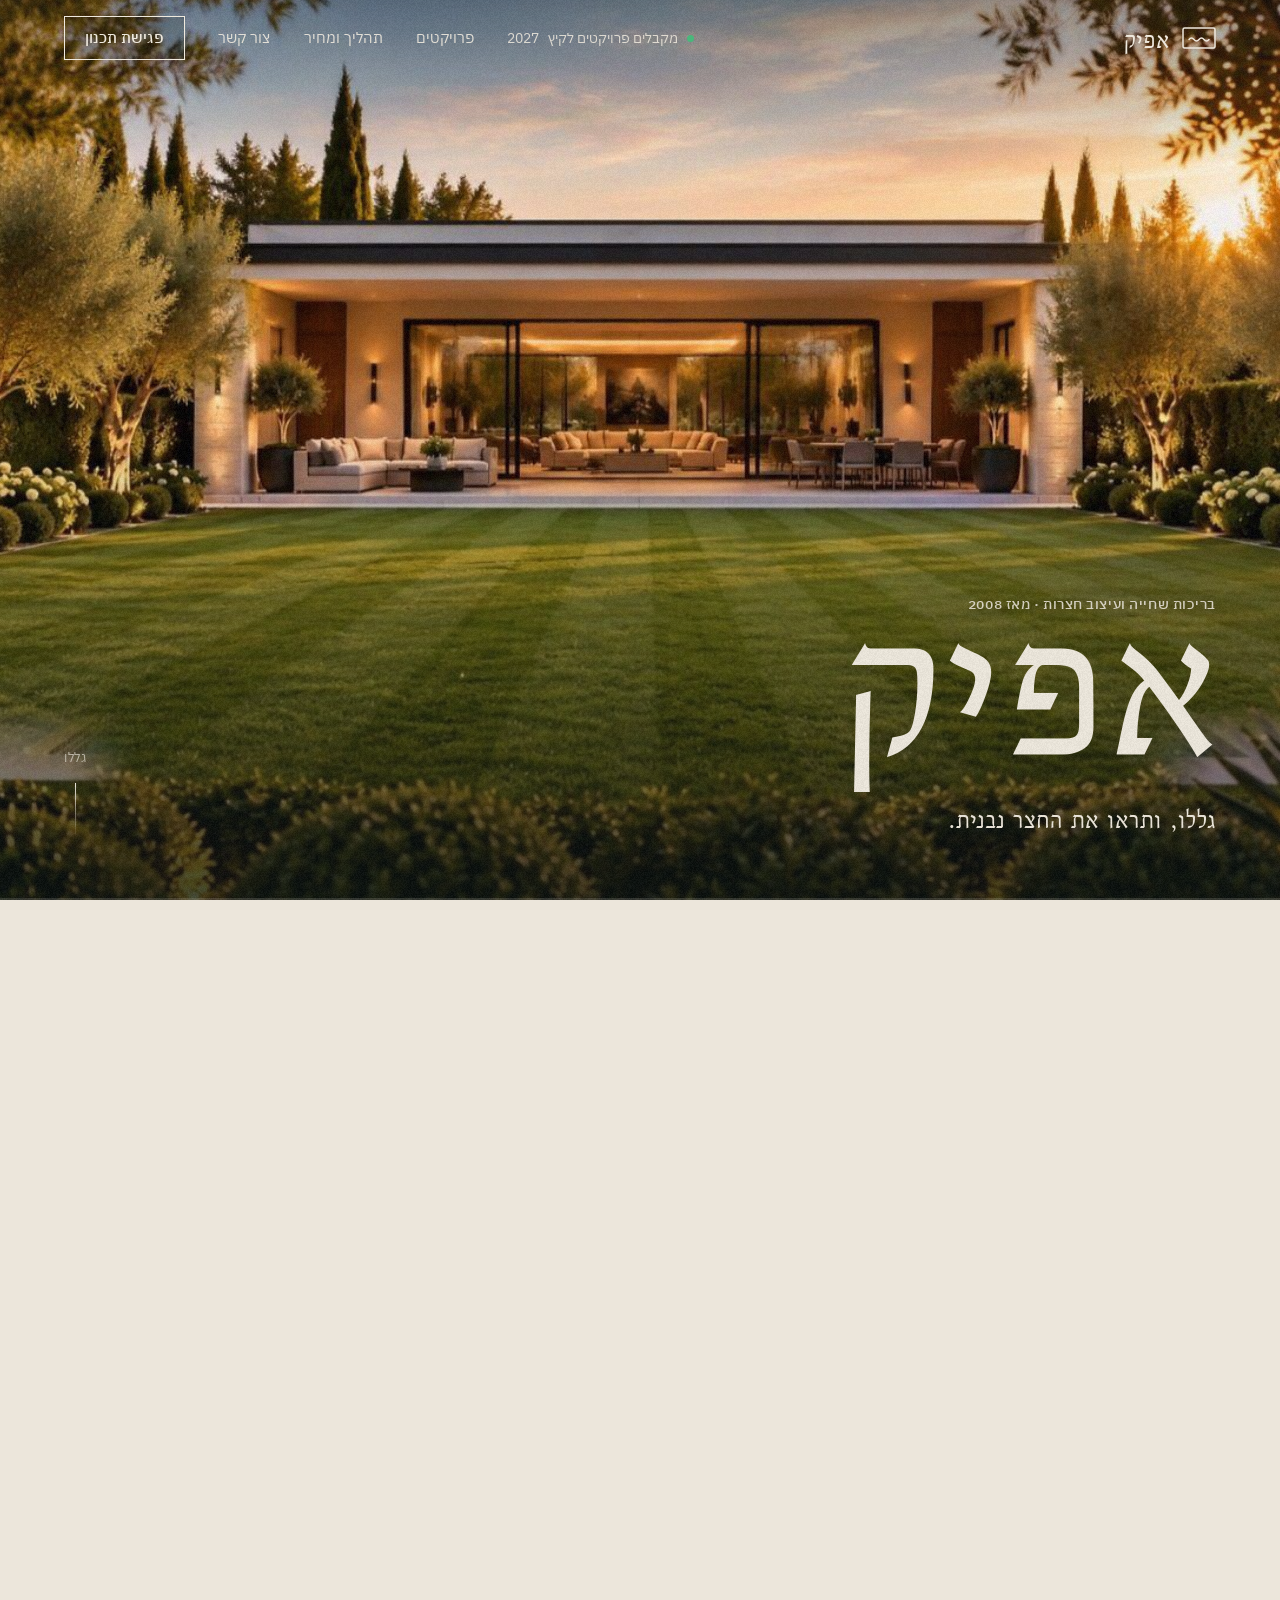
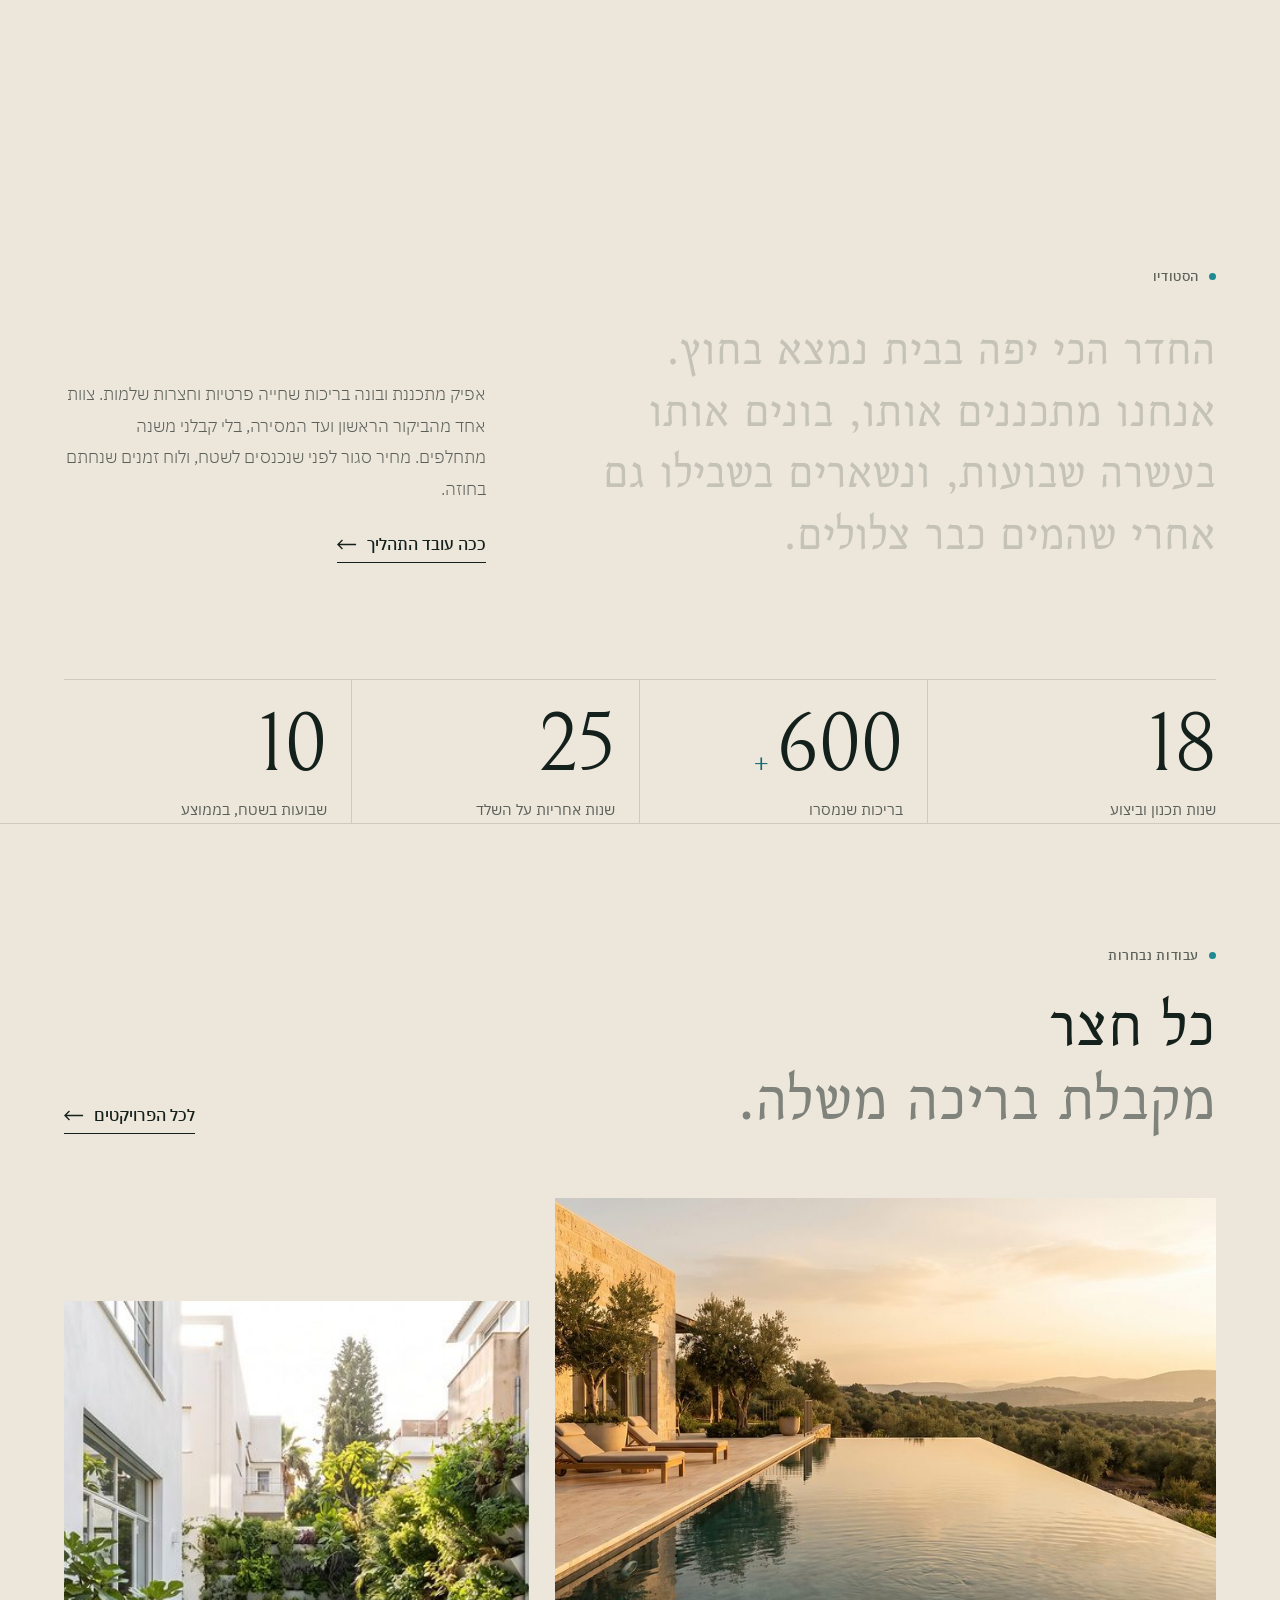
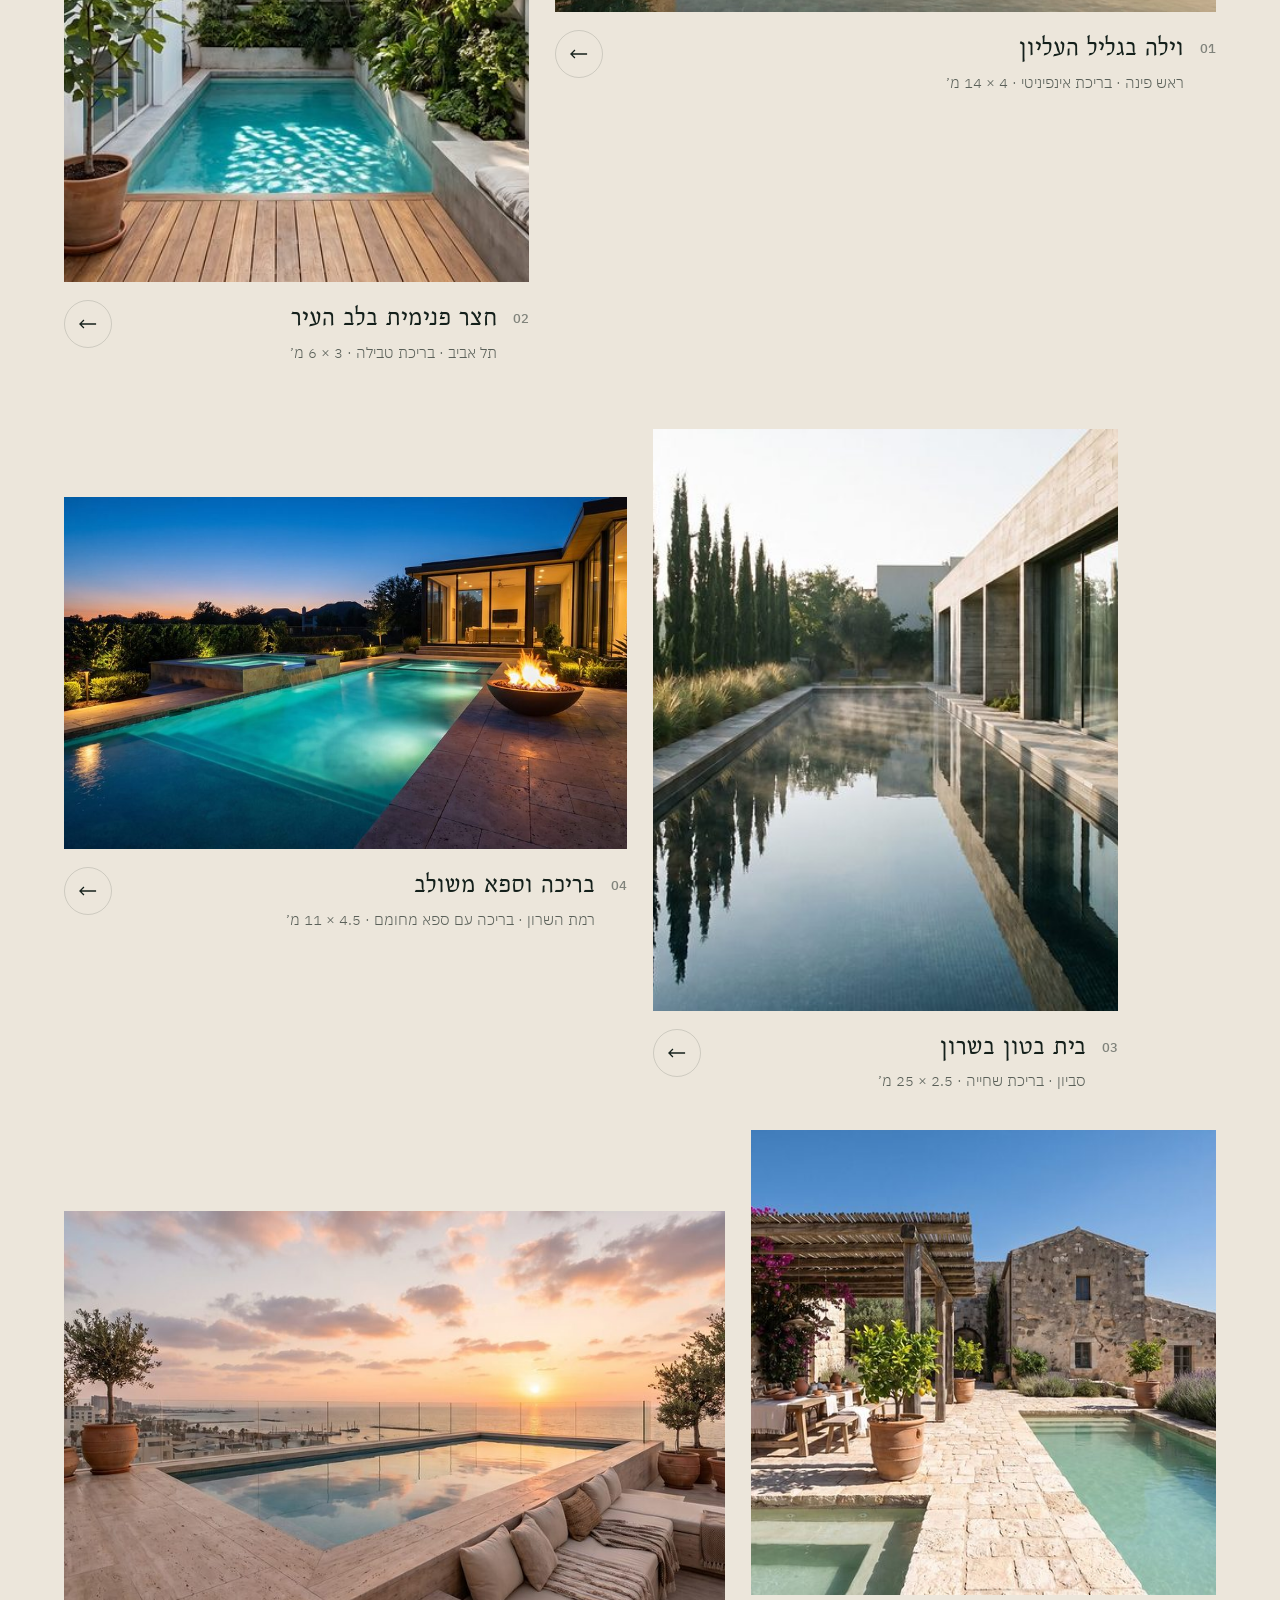
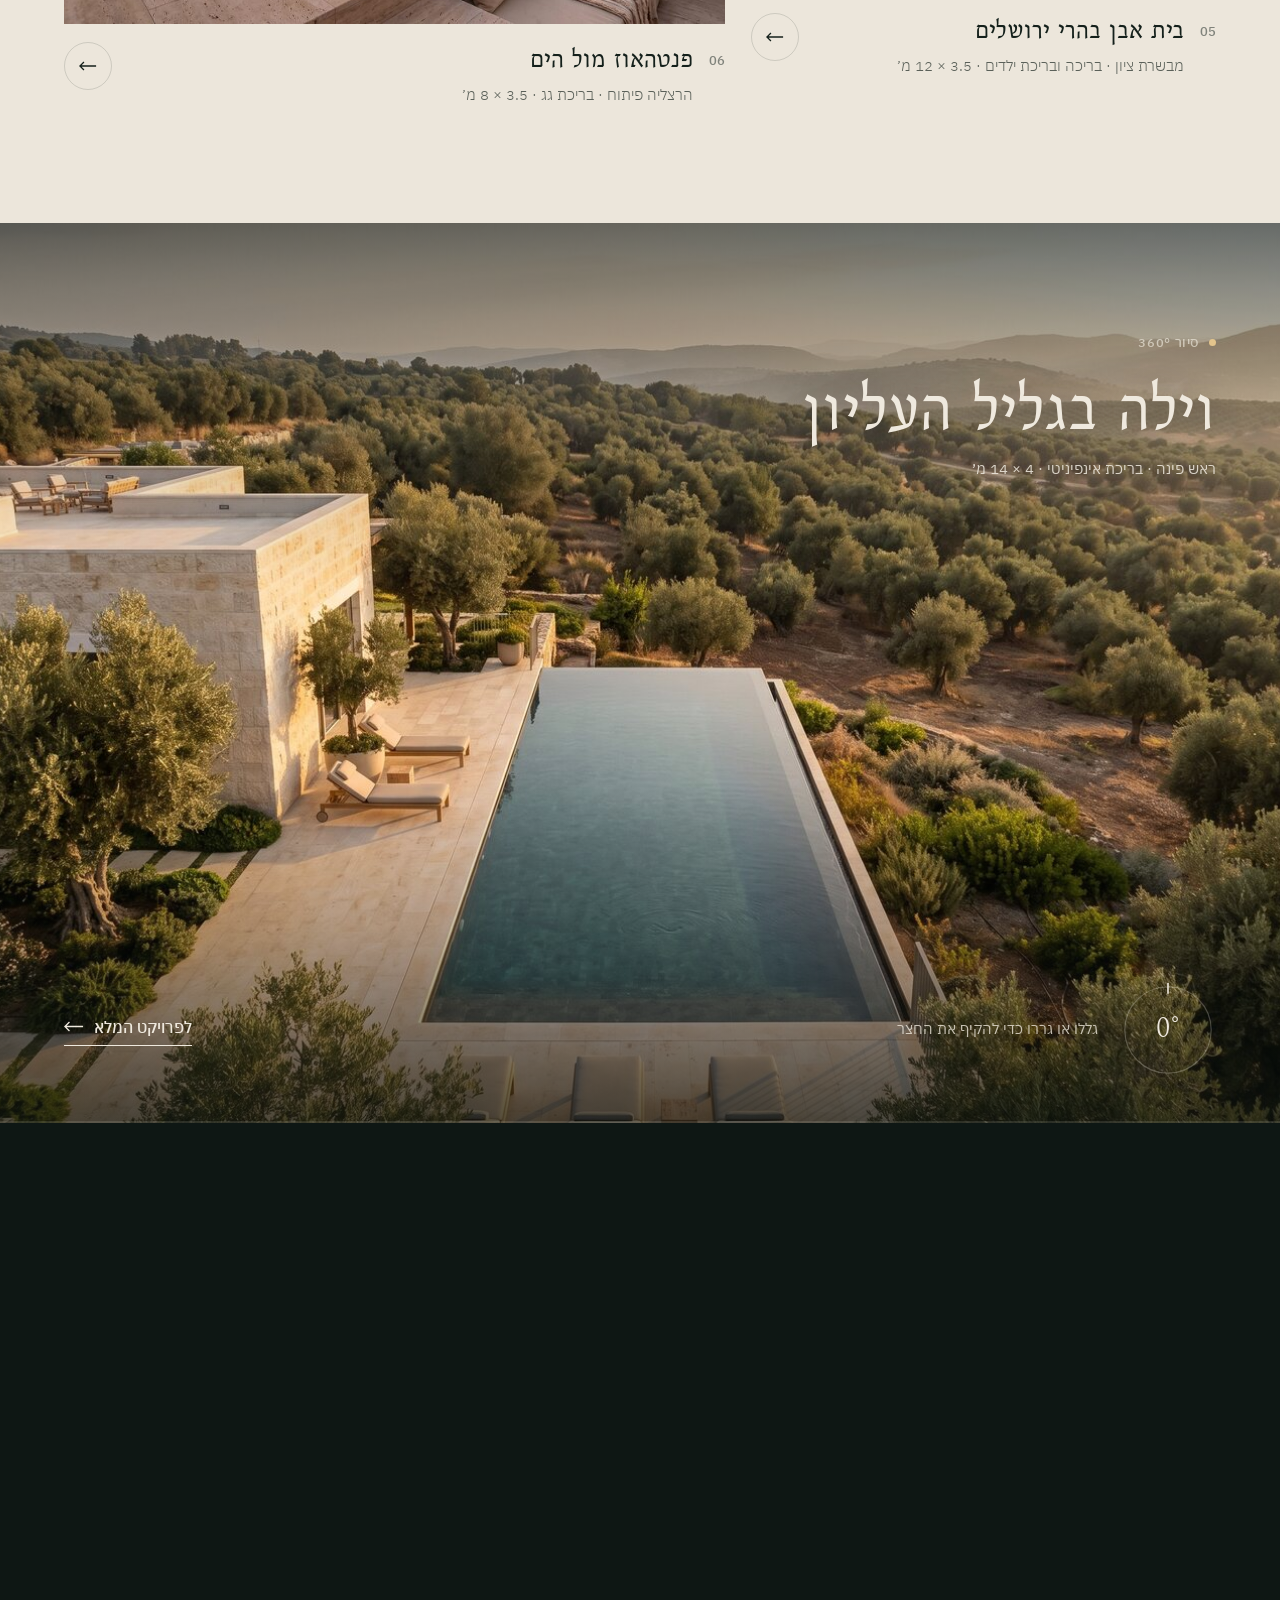
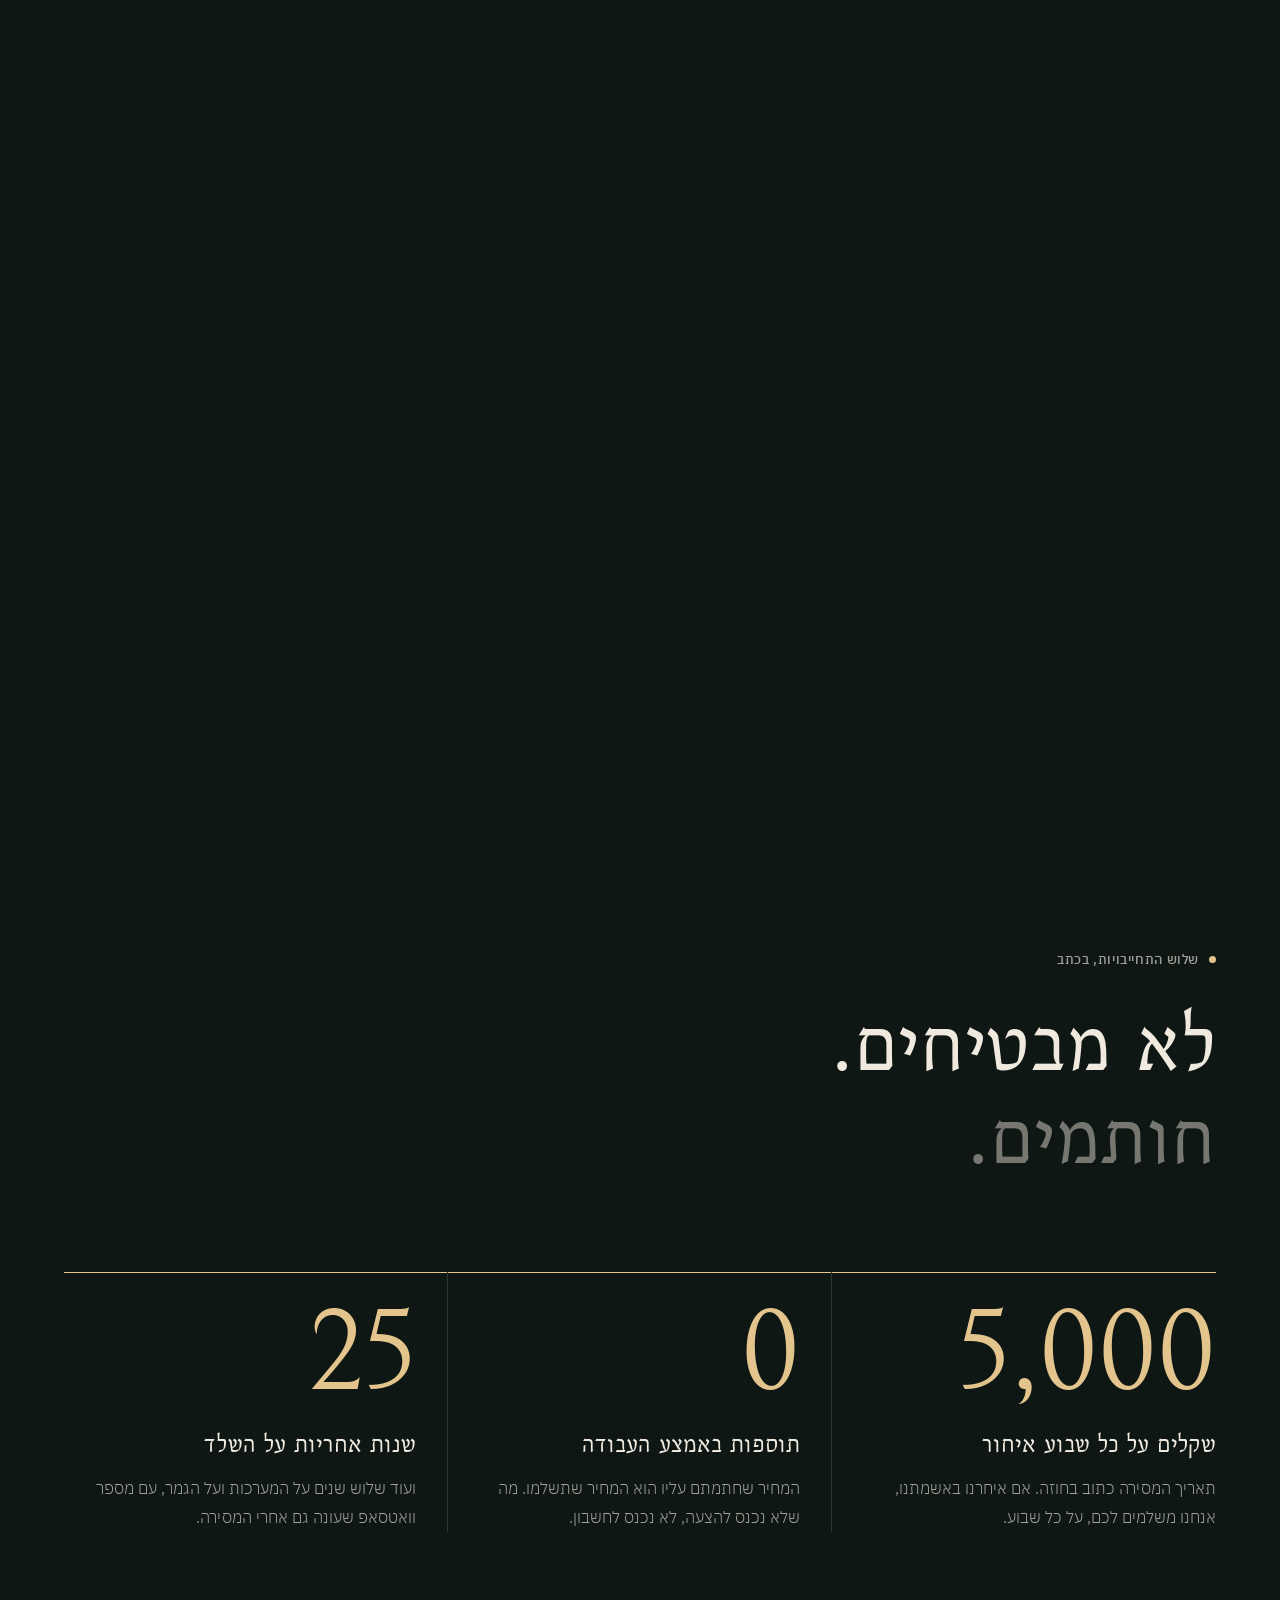
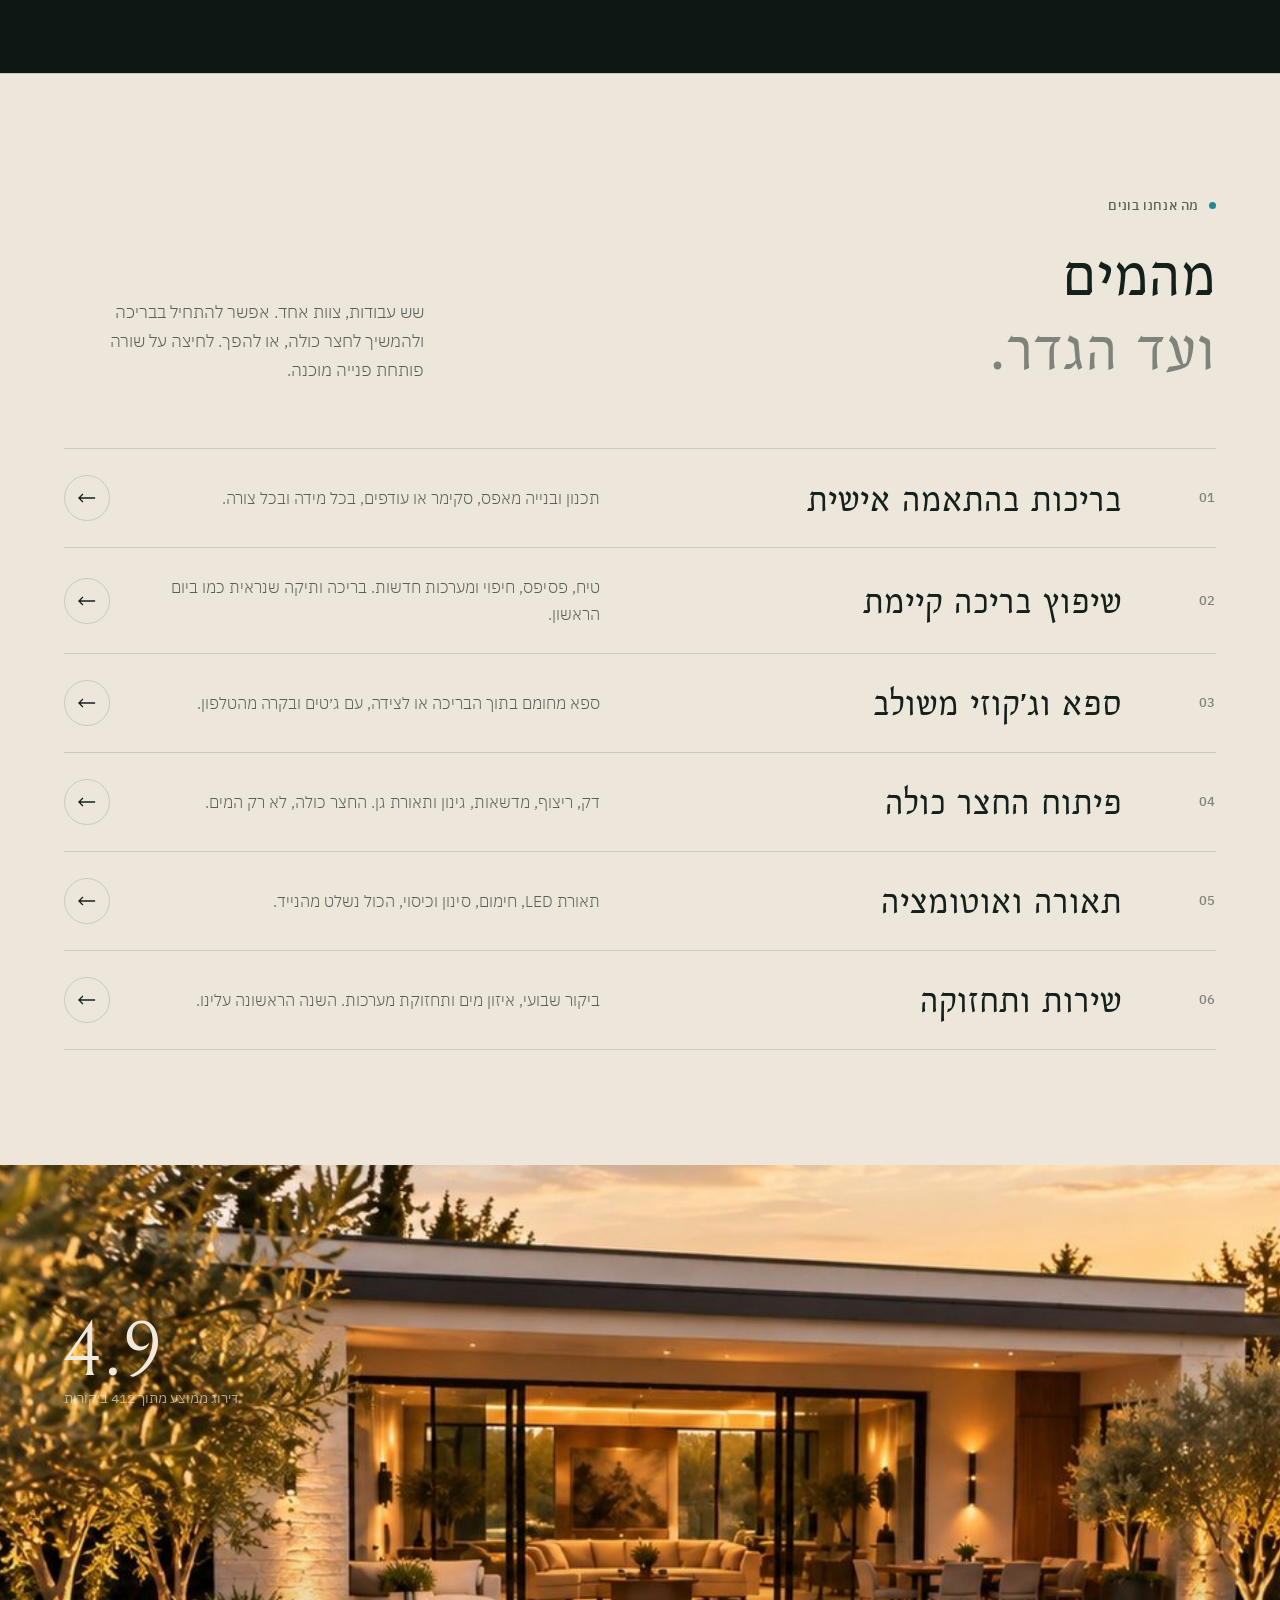
<file: index.html>
<!DOCTYPE html>
<html lang="he" dir="rtl">
<head>
<meta charset="utf-8">
<meta name="viewport" content="width=device-width, initial-scale=1, viewport-fit=cover">
<title>אפיק | בריכות שחייה ועיצוב חצרות</title>
<meta name="description" content="אפיק מתכננת ובונה בריכות שחייה פרטיות וחצרות שלמות במרכז ובשרון. גללו באתר ותראו בריכה נבנית, שבוע אחרי שבוע.">
<meta name="theme-color" content="#0E1714">
<link rel="canonical" href="https://noamel1407-oss.github.io/afik/">
<meta property="og:type" content="website">
<meta property="og:locale" content="he_IL">
<meta property="og:site_name" content="אפיק — בריכות ועיצוב חצרות">
<meta property="og:url" content="https://noamel1407-oss.github.io/afik/">
<meta property="og:title" content="אפיק | גללו ותראו בריכה נבנית בחצר">
<meta property="og:description" content="עשרה שבועות, שבעה שלבים, חצר אחת: מהקו הראשון בדשא ועד הקפיצה הראשונה למים.">
<meta property="og:image" content="https://noamel1407-oss.github.io/afik/media/share.jpg">
<meta property="og:image:secure_url" content="https://noamel1407-oss.github.io/afik/media/share.jpg">
<meta property="og:image:type" content="image/jpeg">
<meta property="og:image:width" content="1200">
<meta property="og:image:height" content="630">
<meta property="og:image:alt" content="בריכה בחצר מול בית עם חזית זכוכית, בשעת שקיעה, והשם אפיק">
<meta name="twitter:card" content="summary_large_image">
<meta name="twitter:title" content="אפיק | גללו ותראו בריכה נבנית בחצר">
<meta name="twitter:description" content="עשרה שבועות, שבעה שלבים, חצר אחת: מהקו הראשון בדשא ועד הקפיצה הראשונה למים.">
<meta name="twitter:image" content="https://noamel1407-oss.github.io/afik/media/share.jpg">
<link rel="icon" href="data:image/svg+xml,%3Csvg xmlns='http://www.w3.org/2000/svg' viewBox='0 0 64 64'%3E%3Crect width='64' height='64' fill='%230E1714'/%3E%3Cg fill='none' stroke='%23ECE6DB' stroke-width='3' stroke-linecap='round'%3E%3Crect x='12' y='19' width='40' height='26' rx='2'/%3E%3Cpath d='M19 33q3-4 6.5 0t6.5 0 6.5 0 6 0'/%3E%3C/g%3E%3C/svg%3E">
<link rel="preload" href="fonts/bellefair-hebrew-400-normal.woff2" as="font" type="font/woff2" crossorigin>
<link rel="preload" href="fonts/ibm-plex-sans-hebrew-hebrew-300-normal.woff2" as="font" type="font/woff2" crossorigin>
<link rel="preload" href="fonts/ibm-plex-sans-hebrew-hebrew-400-normal.woff2" as="font" type="font/woff2" crossorigin>
<script>(function(){var d=document.documentElement;d.classList.add('js');try{if(sessionStorage.getItem('afik-go')){d.classList.add('veil-in');sessionStorage.removeItem('afik-go')}}catch(e){}try{if(!sessionStorage.getItem('afik-pre'))document.documentElement.classList.add('pre')}catch(e){}})();</script>
<link rel="stylesheet" href="site.css?v=4">
<link rel="preload" as="image" href="media/stage-0.jpg" imagesrcset="media/stage-0-s.jpg 1440w, media/stage-0.jpg 1920w" imagesizes="100vw" fetchpriority="high">
<style id="nx-a11y">:focus-visible{outline:2px solid currentColor!important;outline-offset:3px!important}</style>
</head>
<body>
<a class="skip" href="#main">דילוג לתוכן</a>
<div id="veil" aria-hidden="true"></div>
<div id="pre" aria-hidden="true">
  <div class="pre-mid"><svg viewBox="0 0 34 22" fill="none" stroke="#ECE6DB" stroke-width="1.1" stroke-linecap="round"><rect x="1" y="1" width="32" height="20" rx="1.5"/><path d="M7 12.5q2.5-3 5 0t5 0 5 0 5 0"/></svg><div class="pre-name">אפיק</div></div>
  <div class="pre-foot"><span>בריכות שחייה ועיצוב חצרות</span><span class="pre-n">00</span></div>
  <div class="pre-bar"><i></i></div>
</div>
<header id="nav" data-on="light">
  <a class="logo" href="index.html" aria-label="אפיק — לדף הבית"><svg viewBox="0 0 34 22" fill="none" stroke="currentColor" stroke-width="1.5" stroke-linecap="round" aria-hidden="true"><rect x="1" y="1" width="32" height="20" rx="1.5"/><path d="M7 12.5q2.5-3 5 0t5 0 5 0 5 0"/></svg><span>אפיק</span></a>
  <div class="nav-r">
    <span class="nav-status"><i aria-hidden="true"></i>מקבלים פרויקטים לקיץ <span class="sy">2027</span></span>
    <nav class="nav-links" aria-label="ראשי"><a href="projects.html">פרויקטים</a><a href="process.html">תהליך ומחיר</a><a href="contact.html">צור קשר</a></nav>
    <a class="nav-cta" href="contact.html">פגישת תכנון</a>
    <button class="burger" type="button" aria-label="תפריט" aria-expanded="false" aria-controls="menu"><i></i><i></i></button>
  </div>
</header>
<div id="menu" aria-label="תפריט">
  <nav><a href="index.html" aria-current="page">בית</a><a href="projects.html">פרויקטים</a><a href="process.html">תהליך ומחיר</a><a href="contact.html">צור קשר</a></nav>
  <div class="m-foot"><a href="https://wa.me/972544500539" target="_blank" rel="noopener">וואטסאפ 054-450-0539</a><a href="mailto:netora.studio@gmail.com">netora.studio@gmail.com</a><span>א׳–ה׳ · 8:00–18:00</span></div>
</div>

<main id="main">
<section id="build" data-nav="dark" aria-label="החצר נבנית בגלילה">
  <div class="stage">
   <div class="shot">
    <div class="frames">
      <picture><source media="(max-aspect-ratio: 4/5)" srcset="media/stage-0-m.jpg"><img src="media/stage-0.jpg" srcset="media/stage-0-s.jpg 1440w, media/stage-0.jpg 1920w" sizes="100vw" alt="מדשאה פתוחה מול בית עם חזית זכוכית, לפני תחילת העבודה" fetchpriority="high"></picture>
      <picture><source media="(max-aspect-ratio: 4/5)" srcset="media/stage-1-m.jpg"><img src="media/stage-1.jpg" srcset="media/stage-1-s.jpg 1440w, media/stage-1.jpg 1920w" sizes="100vw" alt="קווי הבריכה מסומנים והחפירה מתחילה" decoding="async"></picture>
      <picture><source media="(max-aspect-ratio: 4/5)" srcset="media/stage-2-m.jpg"><img src="media/stage-2.jpg" srcset="media/stage-2-s.jpg 1440w, media/stage-2.jpg 1920w" sizes="100vw" alt="בור החפירה בעומקו המלא" decoding="async"></picture>
      <picture><source media="(max-aspect-ratio: 4/5)" srcset="media/stage-3-m.jpg"><img src="media/stage-3.jpg" srcset="media/stage-3-s.jpg 1440w, media/stage-3.jpg 1920w" sizes="100vw" alt="כלוב הברזל בתוך החפירה" decoding="async"></picture>
      <picture><source media="(max-aspect-ratio: 4/5)" srcset="media/stage-4-m.jpg"><img src="media/stage-4.jpg" srcset="media/stage-4-s.jpg 1440w, media/stage-4.jpg 1920w" sizes="100vw" alt="שלד הבטון עם מדרגות הכניסה" decoding="async"></picture>
      <picture><source media="(max-aspect-ratio: 4/5)" srcset="media/stage-5-m.jpg"><img src="media/stage-5.jpg" srcset="media/stage-5-s.jpg 1440w, media/stage-5.jpg 1920w" sizes="100vw" alt="הבריכה אחרי טיח וחיפוי, עדיין ריקה" decoding="async"></picture>
      <picture><source media="(max-aspect-ratio: 4/5)" srcset="media/stage-6-m.jpg"><img src="media/stage-6.jpg" srcset="media/stage-6-s.jpg 1440w, media/stage-6.jpg 1920w" sizes="100vw" alt="הבריכה מתמלאת במים" decoding="async"></picture>
      <picture><source media="(max-aspect-ratio: 4/5)" srcset="media/stage-7-m.jpg"><img src="media/stage-7.jpg" srcset="media/stage-7-s.jpg 1440w, media/stage-7.jpg 1920w" sizes="100vw" alt="הבריכה הגמורה מול הבית בשעת שקיעה" decoding="async"></picture>
    </div>
    <div class="b-scrim"></div>
    <div class="b-ui">
      <div class="b-hero">
        <div>
          <div class="eyebrow">בריכות שחייה ועיצוב חצרות · מאז 2008</div>
          <h1 class="wordmark" aria-label="אפיק"><span style="transition-delay:0.00s">א</span><span style="transition-delay:0.07s">פ</span><span style="transition-delay:0.14s">י</span><span style="transition-delay:0.21s">ק</span></h1>
          <p class="tag">גללו, ותראו את החצר נבנית.</p>
        </div>
        <div class="cue" aria-hidden="true"><span>גללו</span><i></i></div>
      </div>
      <div class="weeks" aria-hidden="true"><div class="k">שבוע</div><div class="n"><span class="digit"><b><span>0</span><span>1</span><span>2</span><span>3</span><span>4</span><span>5</span><span>6</span><span>7</span><span>8</span><span>9</span></b></span><span class="digit"><b><span>0</span><span>1</span><span>2</span><span>3</span><span>4</span><span>5</span><span>6</span><span>7</span><span>8</span><span>9</span></b></span><small>/ 10</small></div></div>
      <div class="chs">
        <div class="ch" data-stage="1"><div class="no"><span>01 / 07 · סימון</span></div><h2><span>קו ראשון בדשא</span></h2><p><span>מסמנים את הבריכה על הקרקע לפי ההדמיה, לסנטימטר.</span></p></div>
        <div class="ch" data-stage="2"><div class="no"><span>02 / 07 · חפירה</span></div><h2><span>חופרים לעומק</span></h2><p><span>לפי בדיקת הקרקע של המהנדס. העפר מפונה באותו היום.</span></p></div>
        <div class="ch" data-stage="3"><div class="no"><span>03 / 07 · ברזל</span></div><h2><span>השלד שלא רואים</span></h2><p><span>כלוב זיון, צנרת והכנות לתאורה, לפני שהבטון נכנס.</span></p></div>
        <div class="ch" data-stage="4"><div class="no"><span>04 / 07 · יציקה</span></div><h2><span>בטון ומדרגות</span></h2><p><span>שלד בטון מזוין ומדרגות כניסה רחבות, יצוקים במקום.</span></p></div>
        <div class="ch" data-stage="5"><div class="no"><span>05 / 07 · גמר</span></div><h2><span>טיח, פסיפס ואבן</span></h2><p><span>גמר בעבודת יד ושפת טרוונטין בגובה הדשא.</span></p></div>
        <div class="ch" data-stage="6"><div class="no"><span>06 / 07 · מים</span></div><h2><span>ממלאים</span></h2><p><span>מילוי, איזון המים והפעלת המערכות. 72 שעות של בדיקות.</span></p></div>
        <div class="ch" data-stage="7"><div class="no"><span>07 / 07 · מסירה</span></div><h2><span>עשרה שבועות.</span><br><span>חצר אחרת.</span></h2><p><span>הקפיצה הראשונה שלכם יכולה להיות בקיץ הבא.</span></p>
          <div class="acts"><a class="btn light" href="contact.html">לפגישת תכנון <svg class="ar" viewBox="0 0 22 12" fill="none" stroke="currentColor" stroke-width="1.4" aria-hidden="true"><path d="M21 6H1M6 1 1 6l5 5"/></svg></a><a class="btn light ghost" href="process.html">כמה זה עולה?</a></div></div>
      </div>
    </div>
    <div class="b-rail"><i></i></div>
   </div>
   <div class="landcap"><div><b>בית בכפר שמריהו</b><span>4×10 מ׳</span><span class="sep">·</span><span>10 שבועות בשטח</span><span class="sep">·</span><span>2026</span></div><a class="tl" href="kfar-shmaryahu.html">לפרויקט המלא <svg class="ar" viewBox="0 0 22 12" fill="none" stroke="currentColor" stroke-width="1.4" aria-hidden="true"><path d="M21 6H1M6 1 1 6l5 5"/></svg></a></div>
  </div>
</section>

<section class="studio" id="studio">
  <div class="wrap">
    <div class="studio-grid">
      <div>
        <div class="lbl" data-rv>הסטודיו</div>
        <p class="say">החדר הכי יפה בבית נמצא בחוץ. אנחנו מתכננים אותו, בונים אותו בעשרה שבועות, ונשארים בשבילו גם אחרי שהמים כבר צלולים.</p>
      </div>
      <div class="side" data-rv="2">
        <p>אפיק מתכננת ובונה בריכות שחייה פרטיות וחצרות שלמות. צוות אחד מהביקור הראשון ועד המסירה, בלי קבלני משנה מתחלפים. מחיר סגור לפני שנכנסים לשטח, ולוח זמנים שנחתם בחוזה.</p>
        <a class="tl" href="process.html">ככה עובד התהליך <svg class="ar" viewBox="0 0 22 12" fill="none" stroke="currentColor" stroke-width="1.4" aria-hidden="true"><path d="M21 6H1M6 1 1 6l5 5"/></svg></a>
      </div>
    </div>
    <div class="facts">
      <div class="fact" data-rv><b><span data-count="18">18</span></b><span>שנות תכנון וביצוע</span></div>
      <div class="fact" data-rv="2"><b><sup>+</sup><span data-count="600">600</span></b><span>בריכות שנמסרו</span></div>
      <div class="fact" data-rv="3"><b><span data-count="25">25</span></b><span>שנות אחריות על השלד</span></div>
      <div class="fact" data-rv="4"><b><span data-count="10">10</span></b><span>שבועות בשטח, בממוצע</span></div>
    </div>
  </div>
</section>

<section class="work">
  <div class="wrap">
    <div class="sec-head">
      <div><div class="lbl" data-rv>עבודות נבחרות</div><h2 class="split two"><span class="ln"><span>כל חצר</span></span><span class="ln"><span>מקבלת בריכה משלה.</span></span></h2></div>
      <a class="tl" href="projects.html" data-rv>לכל הפרויקטים <svg class="ar" viewBox="0 0 22 12" fill="none" stroke="currentColor" stroke-width="1.4" aria-hidden="true"><path d="M21 6H1M6 1 1 6l5 5"/></svg></a>
    </div>
    <div class="wgrid">
      <a class="wcard w0" href="projects.html#galil" data-rv="1"><div class="pic wipe"><img src="media/wk-galil-s.jpg" srcset="media/wk-galil-s.jpg 900w, media/wk-galil.jpg 1600w" sizes="(max-width:900px) 100vw, 60vw" alt="בריכת אינפיניטי שקצה המים שלה נעלם אל עמק של כרמי זיתים בשקיעה" loading="lazy" decoding="async"></div><div class="meta"><span class="no">01</span><div><h3>וילה בגליל העליון</h3><p>ראש פינה · בריכת אינפיניטי · 4 × 14 מ׳</p></div><span class="go" aria-hidden="true"><svg viewBox="0 0 20 11" fill="none" stroke="currentColor" stroke-width="1.4"><path d="M19 5.5H1M5.5 1 1 5.5 5.5 10"/></svg></span></div></a>
      <a class="wcard w1" href="projects.html#city" data-rv="2"><div class="pic wipe"><img src="media/wk-city-s.jpg" srcset="media/wk-city-s.jpg 900w, media/wk-city.jpg 1600w" sizes="(max-width:900px) 100vw, 60vw" alt="בריכת טבילה בחצר צרה של בית לבן, עם קיר צמחייה ירוק ודק עץ" loading="lazy" decoding="async"></div><div class="meta"><span class="no">02</span><div><h3>חצר פנימית בלב העיר</h3><p>תל אביב · בריכת טבילה · 3 × 6 מ׳</p></div><span class="go" aria-hidden="true"><svg viewBox="0 0 20 11" fill="none" stroke="currentColor" stroke-width="1.4"><path d="M19 5.5H1M5.5 1 1 5.5 5.5 10"/></svg></span></div></a>
      <a class="wcard w2" href="projects.html#sharon" data-rv="1"><div class="pic wipe"><img src="media/wk-sharon-s.jpg" srcset="media/wk-sharon-s.jpg 900w, media/wk-sharon.jpg 1600w" sizes="(max-width:900px) 100vw, 60vw" alt="בריכת שחייה ארוכה וצרה לצד בית בטון חשוף ושורת ברושים, עם אדים על המים בבוקר" loading="lazy" decoding="async"></div><div class="meta"><span class="no">03</span><div><h3>בית בטון בשרון</h3><p>סביון · בריכת שחייה · 2.5 × 25 מ׳</p></div><span class="go" aria-hidden="true"><svg viewBox="0 0 20 11" fill="none" stroke="currentColor" stroke-width="1.4"><path d="M19 5.5H1M5.5 1 1 5.5 5.5 10"/></svg></span></div></a>
      <a class="wcard w3" href="projects.html#spa" data-rv="2"><div class="pic wipe"><img src="media/wk-spa-s.jpg" srcset="media/wk-spa-s.jpg 900w, media/wk-spa.jpg 1600w" sizes="(max-width:900px) 100vw, 60vw" alt="בריכה מוארת בטורקיז בשעת ערב, עם ספא מוגבה שמים נשפכים ממנו ובור אש על הדק" loading="lazy" decoding="async"></div><div class="meta"><span class="no">04</span><div><h3>בריכה וספא משולב</h3><p>רמת השרון · בריכה עם ספא מחומם · 4.5 × 11 מ׳</p></div><span class="go" aria-hidden="true"><svg viewBox="0 0 20 11" fill="none" stroke="currentColor" stroke-width="1.4"><path d="M19 5.5H1M5.5 1 1 5.5 5.5 10"/></svg></span></div></a>
      <a class="wcard w4" href="projects.html#stone" data-rv="1"><div class="pic wipe"><img src="media/wk-stone-s.jpg" srcset="media/wk-stone-s.jpg 900w, media/wk-stone.jpg 1600w" sizes="(max-width:900px) 100vw, 60vw" alt="בריכה ובריכת ילדים בחצר של בית אבן ישן, עם פרגולה מכוסה בוגנוויליה ולבנדר" loading="lazy" decoding="async"></div><div class="meta"><span class="no">05</span><div><h3>בית אבן בהרי ירושלים</h3><p>מבשרת ציון · בריכה ובריכת ילדים · 3.5 × 12 מ׳</p></div><span class="go" aria-hidden="true"><svg viewBox="0 0 20 11" fill="none" stroke="currentColor" stroke-width="1.4"><path d="M19 5.5H1M5.5 1 1 5.5 5.5 10"/></svg></span></div></a>
      <a class="wcard w5" href="projects.html#roof" data-rv="2"><div class="pic wipe"><img src="media/wk-roof-s.jpg" srcset="media/wk-roof-s.jpg 900w, media/wk-roof.jpg 1600w" sizes="(max-width:900px) 100vw, 60vw" alt="בריכה על גג פנטהאוז עם מעקה זכוכית, מול הים בשקיעה" loading="lazy" decoding="async"></div><div class="meta"><span class="no">06</span><div><h3>פנטהאוז מול הים</h3><p>הרצליה פיתוח · בריכת גג · 3.5 × 8 מ׳</p></div><span class="go" aria-hidden="true"><svg viewBox="0 0 20 11" fill="none" stroke="currentColor" stroke-width="1.4"><path d="M19 5.5H1M5.5 1 1 5.5 5.5 10"/></svg></span></div></a>
    </div>
  </div>
</section>

<section class="tour on-dark" id="tour" data-nav="dark" aria-label="סיור 360 מעלות בווילה בגליל העליון" data-d="https://d2ol7oe51mr4n9.cloudfront.net/user_3DipWZbOvcTwhdi7K6REOedZkQU/51349f96-9bed-4d01-af76-e7098dfb8bce.mp4" data-m="https://d2ol7oe51mr4n9.cloudfront.net/user_3DipWZbOvcTwhdi7K6REOedZkQU/12ffb3be-31ac-4dbd-a8d2-9255b0ce6cf6.mp4">
  <div class="tour-stage">
    <div class="tour-box">
      <img class="tour-poster" src="media/tour/poster.jpg" alt="מבט רחפן על בריכת האינפיניטי של הווילה בגליל העליון, מוקפת כרמי זיתים" loading="lazy" decoding="async">
      <video class="tour-v" muted playsinline disablepictureinpicture preload="none" aria-hidden="true"></video>
    </div>
    <div class="tour-scrim"></div>
    <div class="tour-ui">
      <div class="tour-head">
        <div class="lbl light">סיור 360°</div>
        <h2>וילה בגליל העליון</h2>
        <p>ראש פינה · בריכת אינפיניטי · 4 × 14 מ׳</p>
      </div>
      <div class="tour-foot">
        <div class="tour-dial" role="slider" tabindex="0" aria-label="סיבוב סביב הבריכה" aria-valuemin="0" aria-valuemax="360" aria-valuenow="0">
          <svg viewBox="0 0 120 120" aria-hidden="true"><circle class="t-bg" cx="60" cy="60" r="54"/><circle class="t-fg" cx="60" cy="60" r="54"/><g class="t-tick"><line x1="106" y1="60" x2="118" y2="60"/></g></svg>
          <b><span class="t-deg">0</span>°</b>
        </div>
        <p class="tour-hint">גללו או גררו כדי להקיף את החצר</p>
        <a class="tl" href="projects.html#galil">לפרויקט המלא <svg class="ar" viewBox="0 0 22 12" fill="none" stroke="currentColor" stroke-width="1.4" aria-hidden="true"><path d="M21 6H1M6 1 1 6l5 5"/></svg></a>
      </div>
    </div>
    <div class="tour-load" aria-hidden="true"><i></i></div>
  </div>
</section>

<section class="vows on-dark" data-nav="dark">
  <div class="wrap">
    <div class="lbl light" data-rv>שלוש התחייבויות, בכתב</div>
    <h2 class="split two"><span class="ln"><span>לא מבטיחים.</span></span><span class="ln"><span>חותמים.</span></span></h2>
    <div class="vows-grid">
      <div class="vow" data-rv><div class="big">5,000</div><h3>שקלים על כל שבוע איחור</h3><p>תאריך המסירה כתוב בחוזה. אם איחרנו באשמתנו, אנחנו משלמים לכם, על כל שבוע.</p></div>
      <div class="vow" data-rv="2"><div class="big">0</div><h3>תוספות באמצע העבודה</h3><p>המחיר שחתמתם עליו הוא המחיר שתשלמו. מה שלא נכנס להצעה, לא נכנס לחשבון.</p></div>
      <div class="vow" data-rv="3"><div class="big">25</div><h3>שנות אחריות על השלד</h3><p>ועוד שלוש שנים על המערכות ועל הגמר, עם מספר וואטסאפ שעונה גם אחרי המסירה.</p></div>
    </div>
  </div>
</section>

<section class="svc">
  <div class="wrap">
    <div class="sec-head">
      <div><div class="lbl" data-rv>מה אנחנו בונים</div><h2 class="split two"><span class="ln"><span>מהמים</span></span><span class="ln"><span>ועד הגדר.</span></span></h2></div>
      <p data-rv>שש עבודות, צוות אחד. אפשר להתחיל בבריכה ולהמשיך לחצר כולה, או להפך. לחיצה על שורה פותחת פנייה מוכנה.</p>
    </div>
    <div class="rows">
      <a class="row" href="contact.html?type=בריכה חדשה" data-rv><span class="i">01</span><img class="th" src="media/pk-new.jpg" alt="" loading="lazy" decoding="async"><h3>בריכות בהתאמה אישית</h3><p>תכנון ובנייה מאפס, סקימר או עודפים, בכל מידה ובכל צורה.</p><span class="go" aria-hidden="true"><svg viewBox="0 0 20 11" fill="none" stroke="currentColor" stroke-width="1.4"><path d="M19 5.5H1M5.5 1 1 5.5 5.5 10"/></svg></span></a>
      <a class="row" href="contact.html?type=שיפוץ בריכה קיימת" data-rv><span class="i">02</span><img class="th" src="media/pk-reno.jpg" alt="" loading="lazy" decoding="async"><h3>שיפוץ בריכה קיימת</h3><p>טיח, פסיפס, חיפוי ומערכות חדשות. בריכה ותיקה שנראית כמו ביום הראשון.</p><span class="go" aria-hidden="true"><svg viewBox="0 0 20 11" fill="none" stroke="currentColor" stroke-width="1.4"><path d="M19 5.5H1M5.5 1 1 5.5 5.5 10"/></svg></span></a>
      <a class="row" href="contact.html?type=ספא וג׳קוזי" data-rv><span class="i">03</span><img class="th" src="media/pk-spa.jpg" alt="" loading="lazy" decoding="async"><h3>ספא וג׳קוזי משולב</h3><p>ספא מחומם בתוך הבריכה או לצידה, עם ג׳טים ובקרה מהטלפון.</p><span class="go" aria-hidden="true"><svg viewBox="0 0 20 11" fill="none" stroke="currentColor" stroke-width="1.4"><path d="M19 5.5H1M5.5 1 1 5.5 5.5 10"/></svg></span></a>
      <a class="row" href="contact.html?type=פיתוח חצר ונוף" data-rv><span class="i">04</span><img class="th" src="media/pk-land.jpg" alt="" loading="lazy" decoding="async"><h3>פיתוח החצר כולה</h3><p>דק, ריצוף, מדשאות, גינון ותאורת גן. החצר כולה, לא רק המים.</p><span class="go" aria-hidden="true"><svg viewBox="0 0 20 11" fill="none" stroke="currentColor" stroke-width="1.4"><path d="M19 5.5H1M5.5 1 1 5.5 5.5 10"/></svg></span></a>
      <a class="row" href="contact.html?type=תאורה ואוטומציה" data-rv><span class="i">05</span><img class="th" src="media/pk-light.jpg" alt="" loading="lazy" decoding="async"><h3>תאורה ואוטומציה</h3><p>תאורת LED, חימום, סינון וכיסוי, הכול נשלט מהנייד.</p><span class="go" aria-hidden="true"><svg viewBox="0 0 20 11" fill="none" stroke="currentColor" stroke-width="1.4"><path d="M19 5.5H1M5.5 1 1 5.5 5.5 10"/></svg></span></a>
      <a class="row" href="contact.html?type=שירות ותחזוקה" data-rv><span class="i">06</span><img class="th" src="media/pk-care.jpg" alt="" loading="lazy" decoding="async"><h3>שירות ותחזוקה</h3><p>ביקור שבועי, איזון מים ותחזוקת מערכות. השנה הראשונה עלינו.</p><span class="go" aria-hidden="true"><svg viewBox="0 0 20 11" fill="none" stroke="currentColor" stroke-width="1.4"><path d="M19 5.5H1M5.5 1 1 5.5 5.5 10"/></svg></span></a>
    </div>
  </div>
  <div class="svc-peek" aria-hidden="true"><div class="in2"><img src="media/pk-new.jpg" alt="" loading="lazy" decoding="async"><img src="media/pk-reno.jpg" alt="" loading="lazy" decoding="async"><img src="media/pk-spa.jpg" alt="" loading="lazy" decoding="async"><img src="media/pk-land.jpg" alt="" loading="lazy" decoding="async"><img src="media/pk-light.jpg" alt="" loading="lazy" decoding="async"><img src="media/pk-care.jpg" alt="" loading="lazy" decoding="async"></div></div>
</section>

<section class="bleed on-dark" data-nav="dark">
  <img data-parallax src="media/gather.jpg" srcset="media/gather-s.jpg 1000w, media/gather.jpg 1600w" sizes="100vw" alt="חברים יושבים על ספות חוץ ליד הבריכה בשעת שקיעה" loading="lazy" decoding="async">
  <div class="rate" data-rv><b>4.9</b>דירוג ממוצע מתוך 412 ביקורות</div>
  <div class="q tst" data-rv>
    <div class="tqs" aria-live="polite">
      <figure class="tq on"><blockquote>קיבלנו תאריך סיום ביום הראשון, וסיימו בדיוק בו. אחרי שלושה קבלנים אחרים זה הרגיש כמעט מוזר.</blockquote><figcaption>משפחת אלמוג · רמת השרון</figcaption></figure>
      <figure class="tq"><blockquote>הילדים לא יוצאים מהמים מאפריל. ואנחנו יושבים ליד הבריכה כל ערב, כאילו יצאנו לחופשה בלי לזוז מהבית.</blockquote><figcaption>משפחת שגב · כפר סבא</figcaption></figure>
      <figure class="tq"><blockquote>ההדמיה הייתה זהה למה שקיבלנו בסוף. אפילו גוון המים.</blockquote><figcaption>ד״ר ע׳ לוינסון · הרצליה פיתוח</figcaption></figure>
    </div>
    <div class="tctl"><div class="td"><button type="button" aria-label="המלצה ראשונה" aria-current="true">01</button><button type="button" aria-label="המלצה שנייה" aria-current="false">02</button><button type="button" aria-label="המלצה שלישית" aria-current="false">03</button></div><div class="tbar"><i></i></div></div>
  </div>
</section>


<section class="call on-dark" data-nav="dark">
  <div class="wrap">
    <div class="lbl light" data-rv>פגישת תכנון ללא עלות</div>
    <div class="call-grid">
      <h2 class="split"><span class="ln"><span>הקיץ הבא</span></span><span class="ln"><span>מתחיל עכשיו.</span></span></h2>
      <div class="days" data-rv="2"><b id="days">232</b><span>ימים עד הקיץ</span></div>
    </div>
    <div class="row2">
      <p data-rv>תכנון והיתר לוקחים כמה חודשים, והבנייה עוד עשרה שבועות. מי שמתחיל לתכנן החודש, יכול לשחות בבריכה שלו ביוני.</p>
      <div class="acts" data-rv="2"><a class="btn" href="contact.html">לתיאום פגישה <svg class="ar" viewBox="0 0 22 12" fill="none" stroke="currentColor" stroke-width="1.4" aria-hidden="true"><path d="M21 6H1M6 1 1 6l5 5"/></svg></a><a class="btn ghost" href="https://wa.me/972544500539" target="_blank" rel="noopener">כתבו לנו בוואטסאפ</a></div>
    </div>
  </div>
</section>
</main>
<footer class="site on-dark" data-nav="dark">
  <div class="wrap">
    <div class="f-grid">
      <div>
        <a class="logo" href="index.html" style="color:var(--on-night)"><svg viewBox="0 0 34 22" fill="none" stroke="currentColor" stroke-width="1.5" stroke-linecap="round" aria-hidden="true"><rect x="1" y="1" width="32" height="20" rx="1.5"/><path d="M7 12.5q2.5-3 5 0t5 0 5 0 5 0"/></svg><span>אפיק</span></a>
        <p class="about" style="margin-top:20px">תכנון וביצוע של בריכות שחייה פרטיות וחצרות שלמות במרכז ובשרון, מאז 2008. צוות אחד, מחיר סגור, ולוח זמנים שחתום בחוזה.</p>
      </div>
      <div><h4>האתר</h4><a href="index.html">בית</a><a href="projects.html">פרויקטים</a><a href="process.html">תהליך ומחיר</a><a href="contact.html">צור קשר</a></div>
      <div><h4>דברו איתנו</h4><a href="https://wa.me/972544500539" target="_blank" rel="noopener">וואטסאפ <span dir="ltr">054-450-0539</span></a><a href="mailto:netora.studio@gmail.com">netora.studio@gmail.com</a><a href="contact.html">א׳–ה׳ · 8:00–18:00</a></div>
      <div><h4>מידע</h4><a href="privacy.html">מדיניות פרטיות</a><a href="cookies.html">מדיניות עוגיות</a><a href="terms.html">תנאי שימוש</a><a href="accessibility.html">הצהרת נגישות</a></div>
    </div>
    <div class="f-word" aria-hidden="true">אפיק</div>
    <div class="f-base">
      <span>© <span id="yr">2026</span> אפיק — בריכות ועיצוב חצרות · כל הזכויות שמורות</span>
      <span>אתר תצוגה של <a href="https://www.instagram.com/netora._studio/" target="_blank" rel="noopener">Netora Studio</a></span>
    </div>
  </div>
</footer>
<a class="wa-fab off" href="https://wa.me/972544500539" target="_blank" rel="noopener" aria-label="כתבו לנו בוואטסאפ"><svg viewBox="0 0 24 24" fill="currentColor" aria-hidden="true"><path d="M.057 24l1.687-6.163a11.867 11.867 0 0 1-1.587-5.946C.16 5.335 5.495 0 12.05 0a11.817 11.817 0 0 1 8.413 3.488 11.824 11.824 0 0 1 3.48 8.414c-.003 6.557-5.338 11.892-11.893 11.892a11.9 11.9 0 0 1-5.688-1.448L.057 24zm6.597-3.807c1.676.995 3.276 1.591 5.392 1.592 5.448 0 9.886-4.434 9.889-9.885.002-5.462-4.415-9.89-9.881-9.892-5.452 0-9.887 4.434-9.889 9.884-.001 2.225.651 3.891 1.746 5.634l-.999 3.648 3.742-.981zm11.387-5.464c-.074-.124-.272-.198-.57-.347-.297-.149-1.758-.868-2.031-.967-.272-.099-.47-.149-.669.149-.198.297-.768.967-.941 1.165-.173.198-.347.223-.644.074-.297-.149-1.255-.462-2.39-1.475-.883-.788-1.48-1.761-1.653-2.059-.173-.297-.018-.458.13-.606.134-.133.297-.347.446-.521.151-.172.2-.296.3-.495.099-.198.05-.372-.025-.521-.075-.148-.669-1.611-.916-2.206-.242-.579-.487-.501-.669-.51l-.57-.01c-.198 0-.52.074-.792.372s-1.04 1.016-1.04 2.479 1.065 2.876 1.213 3.074c.149.198 2.095 3.2 5.076 4.487.709.306 1.263.489 1.694.626.712.226 1.36.194 1.872.118.571-.085 1.758-.719 2.006-1.413.248-.695.248-1.29.173-1.414z"/></svg><span class="tip">כתבו לנו בוואטסאפ</span></a>
<script src="site.js?v=4"></script>
</body>
</html>
</file>
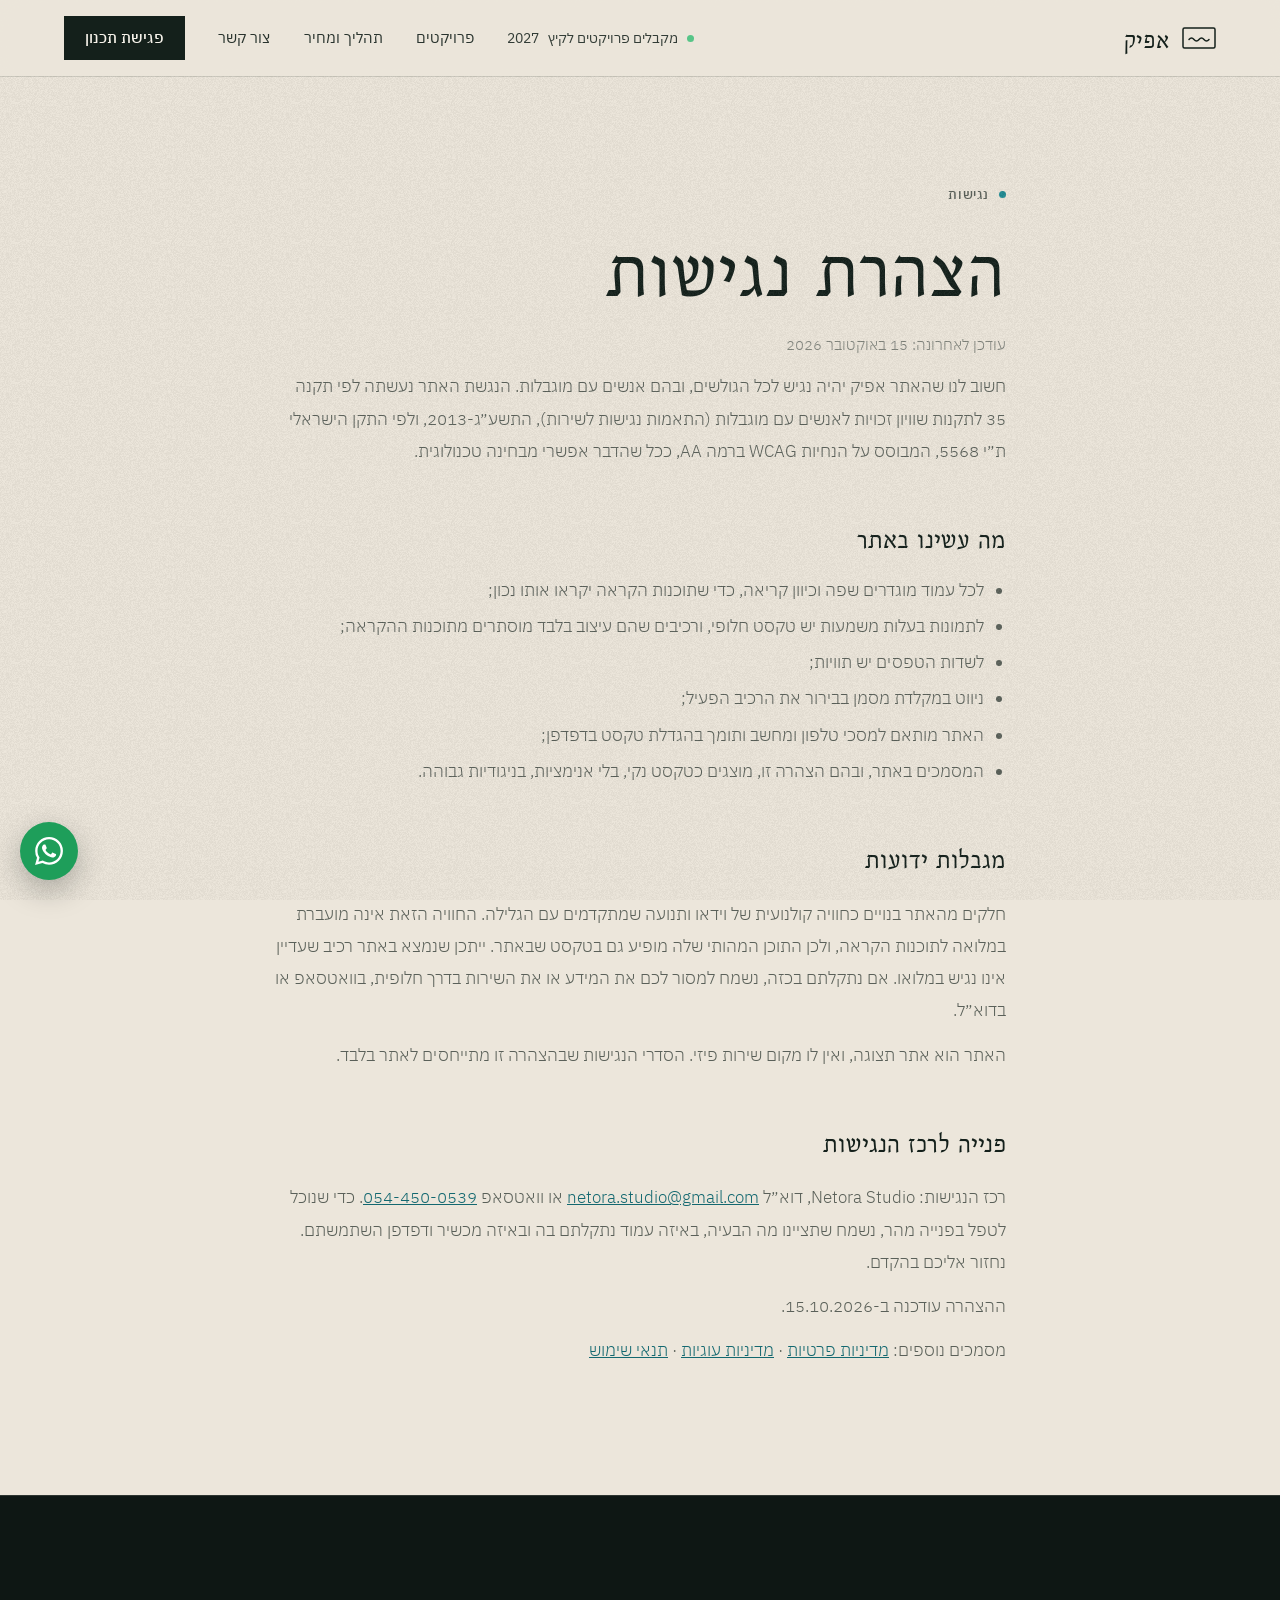
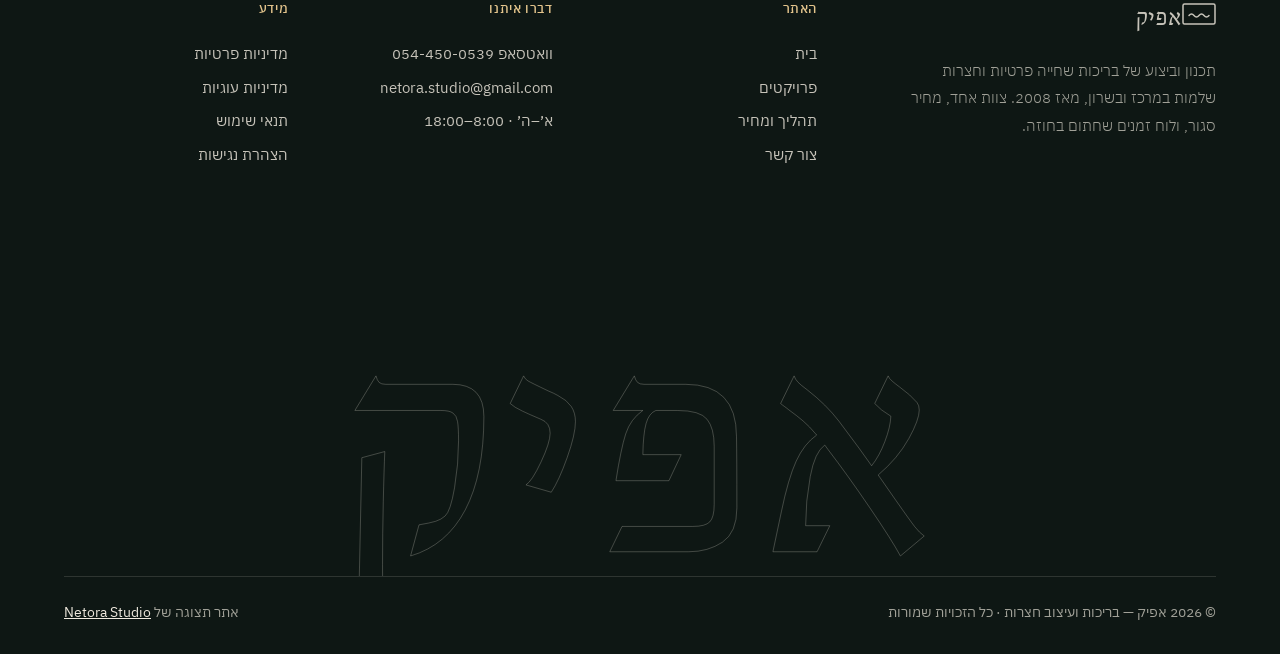
<file: accessibility.html>
<!DOCTYPE html>
<html lang="he" dir="rtl">
<head>
<meta charset="utf-8">
<meta name="viewport" content="width=device-width, initial-scale=1, viewport-fit=cover">
<title>הצהרת נגישות | אפיק</title>
<meta name="description" content="הצהרת נגישות של אתר אפיק — בריכות שחייה ועיצוב חצרות.">
<meta name="theme-color" content="#0E1714">
<link rel="canonical" href="https://noamel1407-oss.github.io/afik/accessibility.html">
<meta property="og:type" content="website">
<meta property="og:locale" content="he_IL">
<meta property="og:site_name" content="אפיק — בריכות ועיצוב חצרות">
<meta property="og:url" content="https://noamel1407-oss.github.io/afik/accessibility.html">
<meta property="og:title" content="הצהרת נגישות | אפיק">
<meta property="og:description" content="אפיק — בריכות שחייה ועיצוב חצרות.">
<meta property="og:image" content="https://noamel1407-oss.github.io/afik/media/share.jpg">
<meta property="og:image:secure_url" content="https://noamel1407-oss.github.io/afik/media/share.jpg">
<meta property="og:image:type" content="image/jpeg">
<meta property="og:image:width" content="1200">
<meta property="og:image:height" content="630">
<meta property="og:image:alt" content="בריכה בחצר מול בית עם חזית זכוכית, בשעת שקיעה, והשם אפיק">
<meta name="twitter:card" content="summary_large_image">
<meta name="twitter:title" content="הצהרת נגישות | אפיק">
<meta name="twitter:description" content="אפיק — בריכות שחייה ועיצוב חצרות.">
<meta name="twitter:image" content="https://noamel1407-oss.github.io/afik/media/share.jpg">
<link rel="icon" href="data:image/svg+xml,%3Csvg xmlns='http://www.w3.org/2000/svg' viewBox='0 0 64 64'%3E%3Crect width='64' height='64' fill='%230E1714'/%3E%3Cg fill='none' stroke='%23ECE6DB' stroke-width='3' stroke-linecap='round'%3E%3Crect x='12' y='19' width='40' height='26' rx='2'/%3E%3Cpath d='M19 33q3-4 6.5 0t6.5 0 6.5 0 6 0'/%3E%3C/g%3E%3C/svg%3E">
<link rel="preload" href="fonts/bellefair-hebrew-400-normal.woff2" as="font" type="font/woff2" crossorigin>
<link rel="preload" href="fonts/ibm-plex-sans-hebrew-hebrew-300-normal.woff2" as="font" type="font/woff2" crossorigin>
<link rel="preload" href="fonts/ibm-plex-sans-hebrew-hebrew-400-normal.woff2" as="font" type="font/woff2" crossorigin>
<script>(function(){var d=document.documentElement;d.classList.add('js');try{if(sessionStorage.getItem('afik-go')){d.classList.add('veil-in');sessionStorage.removeItem('afik-go')}}catch(e){}})();</script>
<link rel="stylesheet" href="site.css?v=4">
<style id="nx-a11y">:focus-visible{outline:2px solid currentColor!important;outline-offset:3px!important}</style>
</head>
<body>
<a class="skip" href="#main">דילוג לתוכן</a>
<div id="veil" aria-hidden="true"></div>
<header id="nav" data-on="light">
  <a class="logo" href="index.html" aria-label="אפיק — לדף הבית"><svg viewBox="0 0 34 22" fill="none" stroke="currentColor" stroke-width="1.5" stroke-linecap="round" aria-hidden="true"><rect x="1" y="1" width="32" height="20" rx="1.5"/><path d="M7 12.5q2.5-3 5 0t5 0 5 0 5 0"/></svg><span>אפיק</span></a>
  <div class="nav-r">
    <span class="nav-status"><i aria-hidden="true"></i>מקבלים פרויקטים לקיץ <span class="sy">2027</span></span>
    <nav class="nav-links" aria-label="ראשי"><a href="projects.html">פרויקטים</a><a href="process.html">תהליך ומחיר</a><a href="contact.html">צור קשר</a></nav>
    <a class="nav-cta" href="contact.html">פגישת תכנון</a>
    <button class="burger" type="button" aria-label="תפריט" aria-expanded="false" aria-controls="menu"><i></i><i></i></button>
  </div>
</header>
<div id="menu" aria-label="תפריט">
  <nav><a href="index.html">בית</a><a href="projects.html">פרויקטים</a><a href="process.html">תהליך ומחיר</a><a href="contact.html">צור קשר</a></nav>
  <div class="m-foot"><a href="https://wa.me/972544500539" target="_blank" rel="noopener">וואטסאפ 054-450-0539</a><a href="mailto:netora.studio@gmail.com">netora.studio@gmail.com</a><span>א׳–ה׳ · 8:00–18:00</span></div>
</div>

<main id="main" class="legal">
  <div class="wrap">
    <div class="lbl">נגישות</div>
    <h1>הצהרת נגישות</h1>
<p class="upd">עודכן לאחרונה: 15 באוקטובר 2026</p>
<p>חשוב לנו שהאתר אפיק יהיה נגיש לכל הגולשים, ובהם אנשים עם מוגבלות. הנגשת האתר נעשתה לפי תקנה 35 לתקנות שוויון זכויות לאנשים עם מוגבלות (התאמות נגישות לשירות), התשע״ג-2013, ולפי התקן הישראלי ת״י 5568, המבוסס על הנחיות WCAG ברמה AA, ככל שהדבר אפשרי מבחינה טכנולוגית.</p>
<h2>מה עשינו באתר</h2>
<ul><li>לכל עמוד מוגדרים שפה וכיוון קריאה, כדי שתוכנות הקראה יקראו אותו נכון;</li><li>לתמונות בעלות משמעות יש טקסט חלופי, ורכיבים שהם עיצוב בלבד מוסתרים מתוכנות ההקראה;</li><li>לשדות הטפסים יש תוויות;</li><li>ניווט במקלדת מסמן בבירור את הרכיב הפעיל;</li><li>האתר מותאם למסכי טלפון ומחשב ותומך בהגדלת טקסט בדפדפן;</li><li>המסמכים באתר, ובהם הצהרה זו, מוצגים כטקסט נקי, בלי אנימציות, בניגודיות גבוהה.</li></ul>
<h2>מגבלות ידועות</h2>
<p>חלקים מהאתר בנויים כחוויה קולנועית של וידאו ותנועה שמתקדמים עם הגלילה. החוויה הזאת אינה מועברת במלואה לתוכנות הקראה, ולכן התוכן המהותי שלה מופיע גם בטקסט שבאתר. ייתכן שנמצא באתר רכיב שעדיין אינו נגיש במלואו. אם נתקלתם בכזה, נשמח למסור לכם את המידע או את השירות בדרך חלופית, בוואטסאפ או בדוא״ל.</p>
<p>האתר הוא אתר תצוגה, ואין לו מקום שירות פיזי. הסדרי הנגישות שבהצהרה זו מתייחסים לאתר בלבד.</p>
<h2>פנייה לרכז הנגישות</h2>
<p>רכז הנגישות: Netora Studio, דוא״ל <a href="mailto:netora.studio@gmail.com" dir="ltr" style="unicode-bidi:isolate;white-space:nowrap">netora.studio@gmail.com</a> או וואטסאפ <a href="https://wa.me/972544500539" target="_blank" rel="noopener" dir="ltr" style="unicode-bidi:isolate;white-space:nowrap">054-450-0539</a>. כדי שנוכל לטפל בפנייה מהר, נשמח שתציינו מה הבעיה, באיזה עמוד נתקלתם בה ובאיזה מכשיר ודפדפן השתמשתם. נחזור אליכם בהקדם.</p>
<p>ההצהרה עודכנה ב-15.10.2026.</p>
<p class="nx-docs">מסמכים נוספים: <a class="nx-doc" href="privacy.html">מדיניות פרטיות</a> · <a class="nx-doc" href="cookies.html">מדיניות עוגיות</a> · <a class="nx-doc" href="terms.html">תנאי שימוש</a></p>
</div>
</main>
<footer class="site on-dark" data-nav="dark">
  <div class="wrap">
    <div class="f-grid">
      <div>
        <a class="logo" href="index.html" style="color:var(--on-night)"><svg viewBox="0 0 34 22" fill="none" stroke="currentColor" stroke-width="1.5" stroke-linecap="round" aria-hidden="true"><rect x="1" y="1" width="32" height="20" rx="1.5"/><path d="M7 12.5q2.5-3 5 0t5 0 5 0 5 0"/></svg><span>אפיק</span></a>
        <p class="about" style="margin-top:20px">תכנון וביצוע של בריכות שחייה פרטיות וחצרות שלמות במרכז ובשרון, מאז 2008. צוות אחד, מחיר סגור, ולוח זמנים שחתום בחוזה.</p>
      </div>
      <div><h4>האתר</h4><a href="index.html">בית</a><a href="projects.html">פרויקטים</a><a href="process.html">תהליך ומחיר</a><a href="contact.html">צור קשר</a></div>
      <div><h4>דברו איתנו</h4><a href="https://wa.me/972544500539" target="_blank" rel="noopener">וואטסאפ <span dir="ltr">054-450-0539</span></a><a href="mailto:netora.studio@gmail.com">netora.studio@gmail.com</a><a href="contact.html">א׳–ה׳ · 8:00–18:00</a></div>
      <div><h4>מידע</h4><a href="privacy.html">מדיניות פרטיות</a><a href="cookies.html">מדיניות עוגיות</a><a href="terms.html">תנאי שימוש</a><a href="accessibility.html">הצהרת נגישות</a></div>
    </div>
    <div class="f-word" aria-hidden="true">אפיק</div>
    <div class="f-base">
      <span>© <span id="yr">2026</span> אפיק — בריכות ועיצוב חצרות · כל הזכויות שמורות</span>
      <span>אתר תצוגה של <a href="https://www.instagram.com/netora._studio/" target="_blank" rel="noopener">Netora Studio</a></span>
    </div>
  </div>
</footer>
<a class="wa-fab" href="https://wa.me/972544500539" target="_blank" rel="noopener" aria-label="כתבו לנו בוואטסאפ"><svg viewBox="0 0 24 24" fill="currentColor" aria-hidden="true"><path d="M.057 24l1.687-6.163a11.867 11.867 0 0 1-1.587-5.946C.16 5.335 5.495 0 12.05 0a11.817 11.817 0 0 1 8.413 3.488 11.824 11.824 0 0 1 3.48 8.414c-.003 6.557-5.338 11.892-11.893 11.892a11.9 11.9 0 0 1-5.688-1.448L.057 24zm6.597-3.807c1.676.995 3.276 1.591 5.392 1.592 5.448 0 9.886-4.434 9.889-9.885.002-5.462-4.415-9.89-9.881-9.892-5.452 0-9.887 4.434-9.889 9.884-.001 2.225.651 3.891 1.746 5.634l-.999 3.648 3.742-.981zm11.387-5.464c-.074-.124-.272-.198-.57-.347-.297-.149-1.758-.868-2.031-.967-.272-.099-.47-.149-.669.149-.198.297-.768.967-.941 1.165-.173.198-.347.223-.644.074-.297-.149-1.255-.462-2.39-1.475-.883-.788-1.48-1.761-1.653-2.059-.173-.297-.018-.458.13-.606.134-.133.297-.347.446-.521.151-.172.2-.296.3-.495.099-.198.05-.372-.025-.521-.075-.148-.669-1.611-.916-2.206-.242-.579-.487-.501-.669-.51l-.57-.01c-.198 0-.52.074-.792.372s-1.04 1.016-1.04 2.479 1.065 2.876 1.213 3.074c.149.198 2.095 3.2 5.076 4.487.709.306 1.263.489 1.694.626.712.226 1.36.194 1.872.118.571-.085 1.758-.719 2.006-1.413.248-.695.248-1.29.173-1.414z"/></svg><span class="tip">כתבו לנו בוואטסאפ</span></a>
<script src="site.js?v=4"></script>
</body>
</html>
</file>
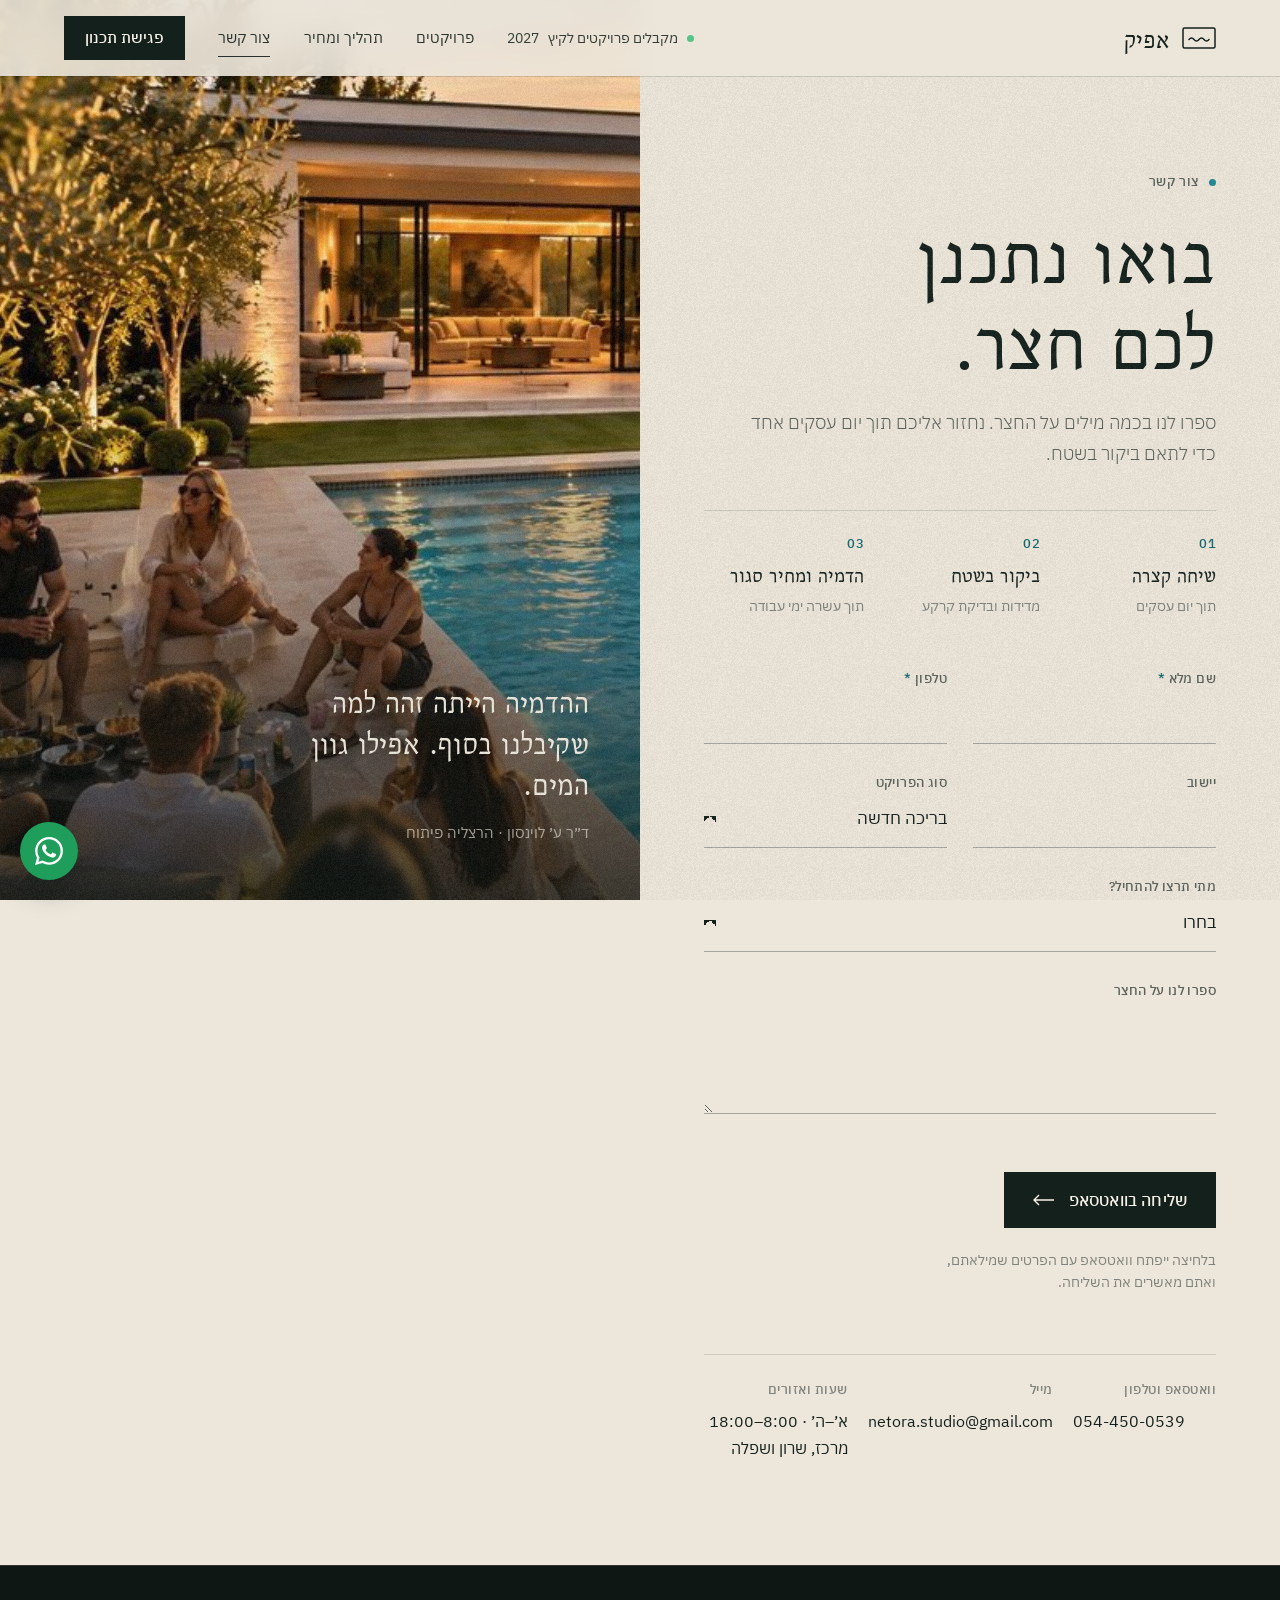
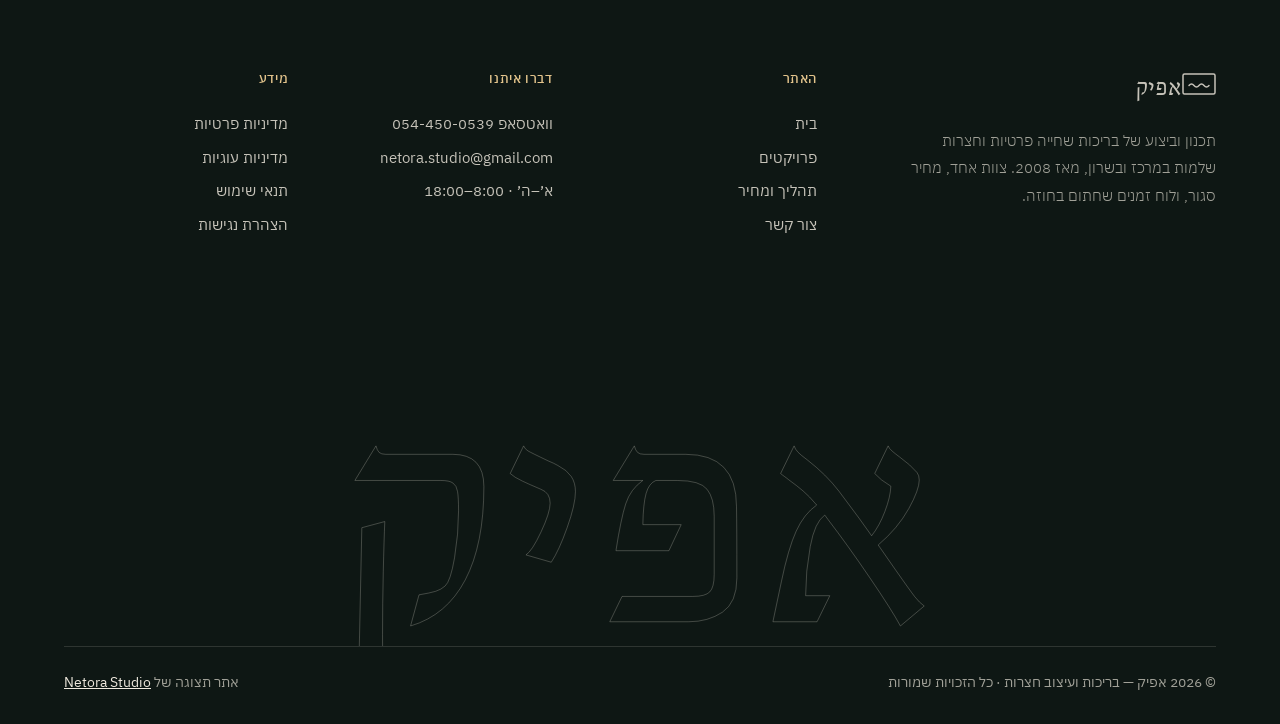
<file: contact.html>
<!DOCTYPE html>
<html lang="he" dir="rtl">
<head>
<meta charset="utf-8">
<meta name="viewport" content="width=device-width, initial-scale=1, viewport-fit=cover">
<title>צור קשר — פגישת תכנון | אפיק</title>
<meta name="description" content="קבעו פגישת תכנון עם אפיק: ביקור בשטח, בדיקת קרקע, והדמיה עם מחיר סגור תוך עשרה ימי עבודה.">
<meta name="theme-color" content="#0E1714">
<link rel="canonical" href="https://noamel1407-oss.github.io/afik/contact.html">
<meta property="og:type" content="website">
<meta property="og:locale" content="he_IL">
<meta property="og:site_name" content="אפיק — בריכות ועיצוב חצרות">
<meta property="og:url" content="https://noamel1407-oss.github.io/afik/contact.html">
<meta property="og:title" content="פגישת תכנון ללא עלות | אפיק">
<meta property="og:description" content="ביקור בשטח, בדיקת קרקע, והדמיה עם מחיר סגור תוך עשרה ימי עבודה.">
<meta property="og:image" content="https://noamel1407-oss.github.io/afik/media/share.jpg">
<meta property="og:image:secure_url" content="https://noamel1407-oss.github.io/afik/media/share.jpg">
<meta property="og:image:type" content="image/jpeg">
<meta property="og:image:width" content="1200">
<meta property="og:image:height" content="630">
<meta property="og:image:alt" content="בריכה בחצר מול בית עם חזית זכוכית, בשעת שקיעה, והשם אפיק">
<meta name="twitter:card" content="summary_large_image">
<meta name="twitter:title" content="פגישת תכנון ללא עלות | אפיק">
<meta name="twitter:description" content="ביקור בשטח, בדיקת קרקע, והדמיה עם מחיר סגור תוך עשרה ימי עבודה.">
<meta name="twitter:image" content="https://noamel1407-oss.github.io/afik/media/share.jpg">
<link rel="icon" href="data:image/svg+xml,%3Csvg xmlns='http://www.w3.org/2000/svg' viewBox='0 0 64 64'%3E%3Crect width='64' height='64' fill='%230E1714'/%3E%3Cg fill='none' stroke='%23ECE6DB' stroke-width='3' stroke-linecap='round'%3E%3Crect x='12' y='19' width='40' height='26' rx='2'/%3E%3Cpath d='M19 33q3-4 6.5 0t6.5 0 6.5 0 6 0'/%3E%3C/g%3E%3C/svg%3E">
<link rel="preload" href="fonts/bellefair-hebrew-400-normal.woff2" as="font" type="font/woff2" crossorigin>
<link rel="preload" href="fonts/ibm-plex-sans-hebrew-hebrew-300-normal.woff2" as="font" type="font/woff2" crossorigin>
<link rel="preload" href="fonts/ibm-plex-sans-hebrew-hebrew-400-normal.woff2" as="font" type="font/woff2" crossorigin>
<script>(function(){var d=document.documentElement;d.classList.add('js');try{if(sessionStorage.getItem('afik-go')){d.classList.add('veil-in');sessionStorage.removeItem('afik-go')}}catch(e){}})();</script>
<link rel="stylesheet" href="site.css?v=4">
<style id="nx-a11y">:focus-visible{outline:2px solid currentColor!important;outline-offset:3px!important}</style>
</head>
<body>
<a class="skip" href="#main">דילוג לתוכן</a>
<div id="veil" aria-hidden="true"></div>
<header id="nav" data-on="light">
  <a class="logo" href="index.html" aria-label="אפיק — לדף הבית"><svg viewBox="0 0 34 22" fill="none" stroke="currentColor" stroke-width="1.5" stroke-linecap="round" aria-hidden="true"><rect x="1" y="1" width="32" height="20" rx="1.5"/><path d="M7 12.5q2.5-3 5 0t5 0 5 0 5 0"/></svg><span>אפיק</span></a>
  <div class="nav-r">
    <span class="nav-status"><i aria-hidden="true"></i>מקבלים פרויקטים לקיץ <span class="sy">2027</span></span>
    <nav class="nav-links" aria-label="ראשי"><a href="projects.html">פרויקטים</a><a href="process.html">תהליך ומחיר</a><a href="contact.html" aria-current="page">צור קשר</a></nav>
    <a class="nav-cta" href="contact.html">פגישת תכנון</a>
    <button class="burger" type="button" aria-label="תפריט" aria-expanded="false" aria-controls="menu"><i></i><i></i></button>
  </div>
</header>
<div id="menu" aria-label="תפריט">
  <nav><a href="index.html">בית</a><a href="projects.html">פרויקטים</a><a href="process.html">תהליך ומחיר</a><a href="contact.html" aria-current="page">צור קשר</a></nav>
  <div class="m-foot"><a href="https://wa.me/972544500539" target="_blank" rel="noopener">וואטסאפ 054-450-0539</a><a href="mailto:netora.studio@gmail.com">netora.studio@gmail.com</a><span>א׳–ה׳ · 8:00–18:00</span></div>
</div>

<main id="main">
<div class="ct">
  <section class="ct-form" aria-labelledby="ct-h">
    <div class="lbl" data-rv>צור קשר</div>
    <h1 id="ct-h" class="split"><span class="ln"><span>בואו נתכנן</span></span><span class="ln"><span>לכם חצר.</span></span></h1>
    <p data-rv>ספרו לנו בכמה מילים על החצר. נחזור אליכם תוך יום עסקים אחד כדי לתאם ביקור בשטח.</p>
    <div class="next3" data-rv="2">
      <div><i>01</i><b>שיחה קצרה</b><span>תוך יום עסקים</span></div>
      <div><i>02</i><b>ביקור בשטח</b><span>מדידות ובדיקת קרקע</span></div>
      <div><i>03</i><b>הדמיה ומחיר סגור</b><span>תוך עשרה ימי עבודה</span></div>
    </div>
    <div class="cfg"><div class="h"><span>התצורה שבחרתם במחשבון</span><button type="button">הסרה</button></div><p></p></div>
    <form class="lead" id="lead" novalidate>
      <div class="fields">
        <div class="field"><label for="f-name">שם מלא <em>*</em></label><input id="f-name" name="name" autocomplete="name" required><span class="err" aria-live="polite"></span></div>
        <div class="field"><label for="f-phone">טלפון <em>*</em></label><input id="f-phone" name="phone" type="tel" dir="ltr" inputmode="tel" autocomplete="tel" required><span class="err" aria-live="polite"></span></div>
        <div class="field"><label for="f-city">יישוב</label><input id="f-city" name="city" autocomplete="address-level2"><span class="err"></span></div>
        <div class="field"><label for="f-type">סוג הפרויקט</label><select id="f-type" name="type"><option>בריכה חדשה</option><option>שיפוץ בריכה קיימת</option><option>ספא וג׳קוזי</option><option>פיתוח חצר ונוף</option><option>תאורה ואוטומציה</option><option>שירות ותחזוקה</option><option>עוד לא יודעים</option></select><span class="err"></span></div>
        <div class="field full"><label for="f-when">מתי תרצו להתחיל?</label><select id="f-when" name="when"><option value="">בחרו</option><option>בהקדם האפשרי</option><option>בחודשים הקרובים</option><option>בשנה הבאה</option><option>רק בודקים אפשרויות</option></select><span class="err"></span></div>
        <div class="field full"><label for="f-msg">ספרו לנו על החצר</label><textarea id="f-msg" name="msg" rows="3"></textarea><span class="err"></span></div>
      </div>
      <div class="send"><button class="btn" type="submit">שליחה בוואטסאפ <svg class="ar" viewBox="0 0 22 12" fill="none" stroke="currentColor" stroke-width="1.4" aria-hidden="true"><path d="M21 6H1M6 1 1 6l5 5"/></svg></button><p class="note">בלחיצה ייפתח וואטסאפ עם הפרטים שמילאתם, ואתם מאשרים את השליחה.</p></div>
    </form>
    <div class="direct">
      <div><span>וואטסאפ וטלפון</span><a href="https://wa.me/972544500539" target="_blank" rel="noopener" dir="ltr">054-450-0539</a></div>
      <div><span>מייל</span><a href="mailto:netora.studio@gmail.com" dir="ltr">netora.studio@gmail.com</a></div>
      <div><span>שעות ואזורים</span><p>א׳–ה׳ · 8:00–18:00<br>מרכז, שרון ושפלה</p></div>
    </div>
  </section>
  <aside class="ct-pic on-dark" data-nav="dark">
    <img src="media/gather.jpg" srcset="media/gather-s.jpg 1000w, media/gather.jpg 1600w" sizes="(max-width:900px) 100vw, 50vw" alt="ערב עם חברים ליד הבריכה">
    <div class="pin"><blockquote>ההדמיה הייתה זהה למה שקיבלנו בסוף. אפילו גוון המים.</blockquote><cite>ד״ר ע׳ לוינסון · הרצליה פיתוח</cite></div>
  </aside>
</div>
</main>
<footer class="site on-dark" data-nav="dark">
  <div class="wrap">
    <div class="f-grid">
      <div>
        <a class="logo" href="index.html" style="color:var(--on-night)"><svg viewBox="0 0 34 22" fill="none" stroke="currentColor" stroke-width="1.5" stroke-linecap="round" aria-hidden="true"><rect x="1" y="1" width="32" height="20" rx="1.5"/><path d="M7 12.5q2.5-3 5 0t5 0 5 0 5 0"/></svg><span>אפיק</span></a>
        <p class="about" style="margin-top:20px">תכנון וביצוע של בריכות שחייה פרטיות וחצרות שלמות במרכז ובשרון, מאז 2008. צוות אחד, מחיר סגור, ולוח זמנים שחתום בחוזה.</p>
      </div>
      <div><h4>האתר</h4><a href="index.html">בית</a><a href="projects.html">פרויקטים</a><a href="process.html">תהליך ומחיר</a><a href="contact.html">צור קשר</a></div>
      <div><h4>דברו איתנו</h4><a href="https://wa.me/972544500539" target="_blank" rel="noopener">וואטסאפ <span dir="ltr">054-450-0539</span></a><a href="mailto:netora.studio@gmail.com">netora.studio@gmail.com</a><a href="contact.html">א׳–ה׳ · 8:00–18:00</a></div>
      <div><h4>מידע</h4><a href="privacy.html">מדיניות פרטיות</a><a href="cookies.html">מדיניות עוגיות</a><a href="terms.html">תנאי שימוש</a><a href="accessibility.html">הצהרת נגישות</a></div>
    </div>
    <div class="f-word" aria-hidden="true">אפיק</div>
    <div class="f-base">
      <span>© <span id="yr">2026</span> אפיק — בריכות ועיצוב חצרות · כל הזכויות שמורות</span>
      <span>אתר תצוגה של <a href="https://www.instagram.com/netora._studio/" target="_blank" rel="noopener">Netora Studio</a></span>
    </div>
  </div>
</footer>
<a class="wa-fab" href="https://wa.me/972544500539" target="_blank" rel="noopener" aria-label="כתבו לנו בוואטסאפ"><svg viewBox="0 0 24 24" fill="currentColor" aria-hidden="true"><path d="M.057 24l1.687-6.163a11.867 11.867 0 0 1-1.587-5.946C.16 5.335 5.495 0 12.05 0a11.817 11.817 0 0 1 8.413 3.488 11.824 11.824 0 0 1 3.48 8.414c-.003 6.557-5.338 11.892-11.893 11.892a11.9 11.9 0 0 1-5.688-1.448L.057 24zm6.597-3.807c1.676.995 3.276 1.591 5.392 1.592 5.448 0 9.886-4.434 9.889-9.885.002-5.462-4.415-9.89-9.881-9.892-5.452 0-9.887 4.434-9.889 9.884-.001 2.225.651 3.891 1.746 5.634l-.999 3.648 3.742-.981zm11.387-5.464c-.074-.124-.272-.198-.57-.347-.297-.149-1.758-.868-2.031-.967-.272-.099-.47-.149-.669.149-.198.297-.768.967-.941 1.165-.173.198-.347.223-.644.074-.297-.149-1.255-.462-2.39-1.475-.883-.788-1.48-1.761-1.653-2.059-.173-.297-.018-.458.13-.606.134-.133.297-.347.446-.521.151-.172.2-.296.3-.495.099-.198.05-.372-.025-.521-.075-.148-.669-1.611-.916-2.206-.242-.579-.487-.501-.669-.51l-.57-.01c-.198 0-.52.074-.792.372s-1.04 1.016-1.04 2.479 1.065 2.876 1.213 3.074c.149.198 2.095 3.2 5.076 4.487.709.306 1.263.489 1.694.626.712.226 1.36.194 1.872.118.571-.085 1.758-.719 2.006-1.413.248-.695.248-1.29.173-1.414z"/></svg><span class="tip">כתבו לנו בוואטסאפ</span></a>
<script src="site.js?v=4"></script>
</body>
</html>
</file>
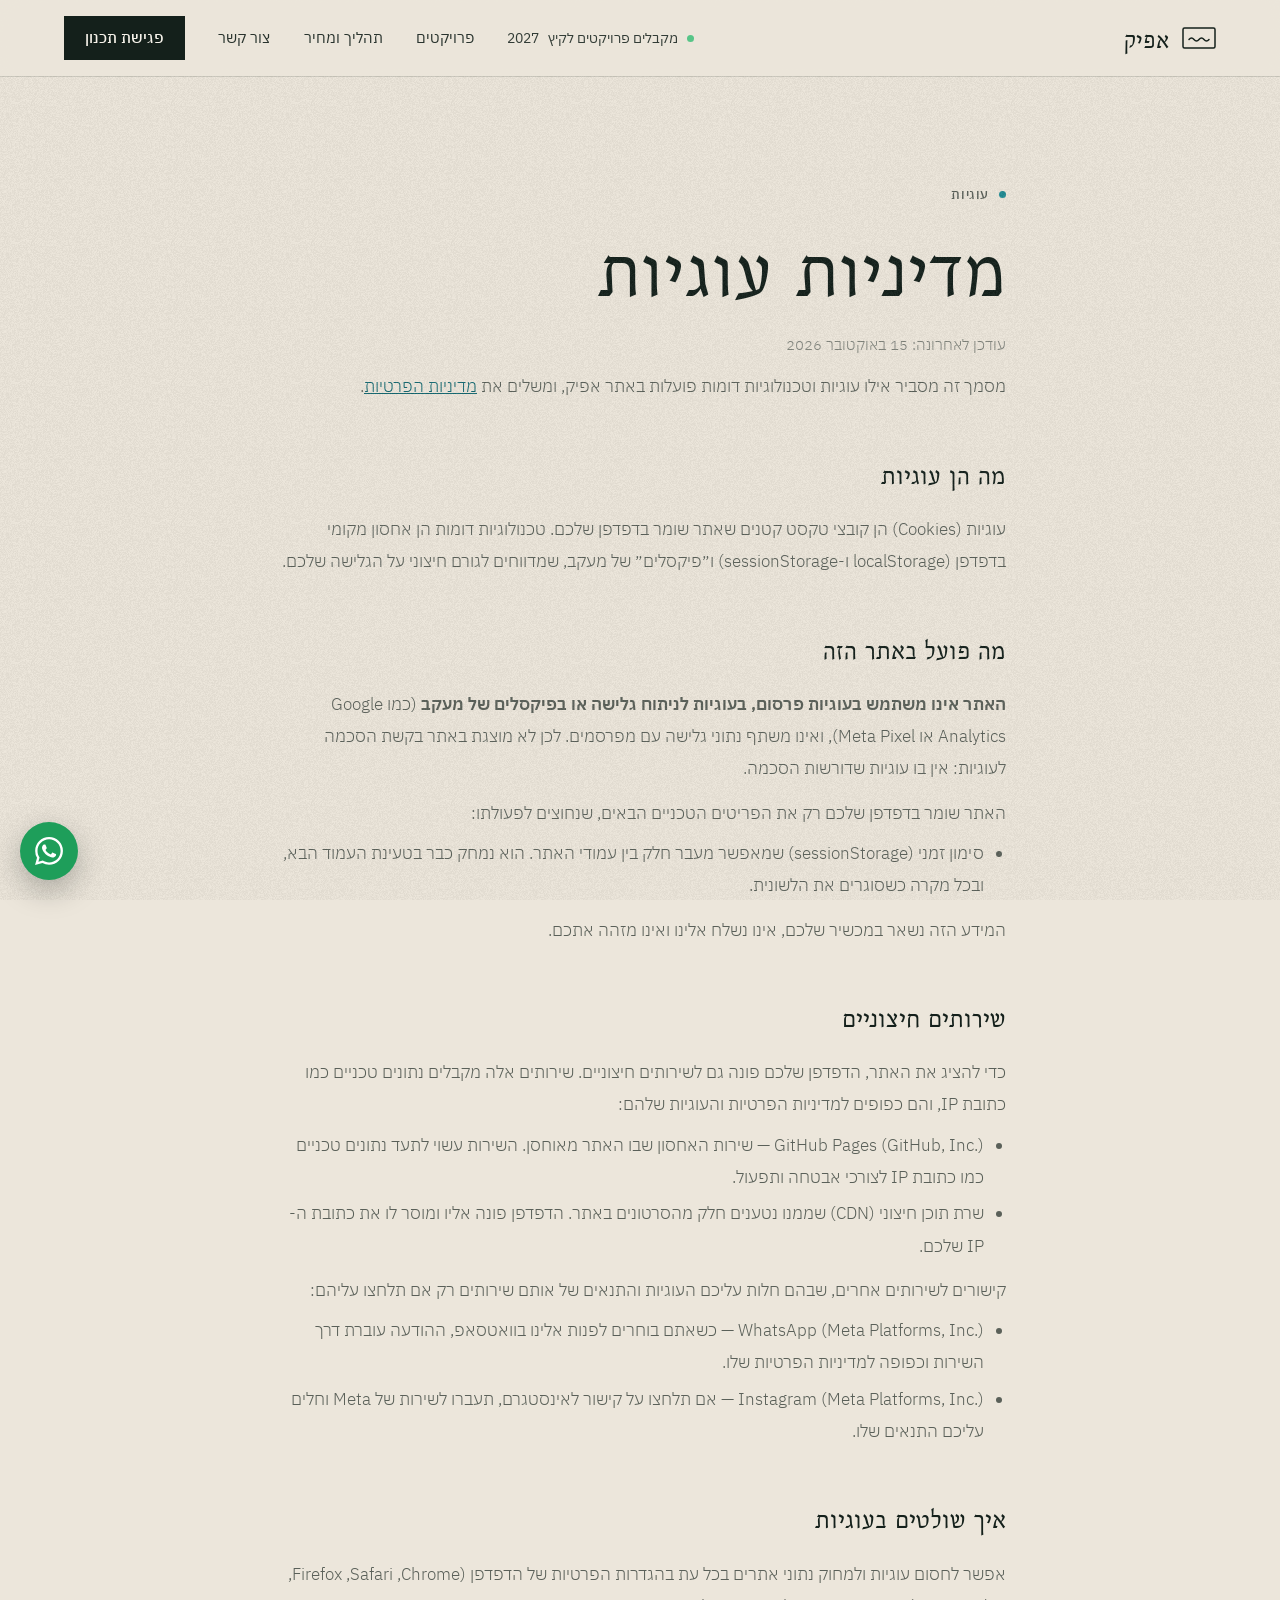
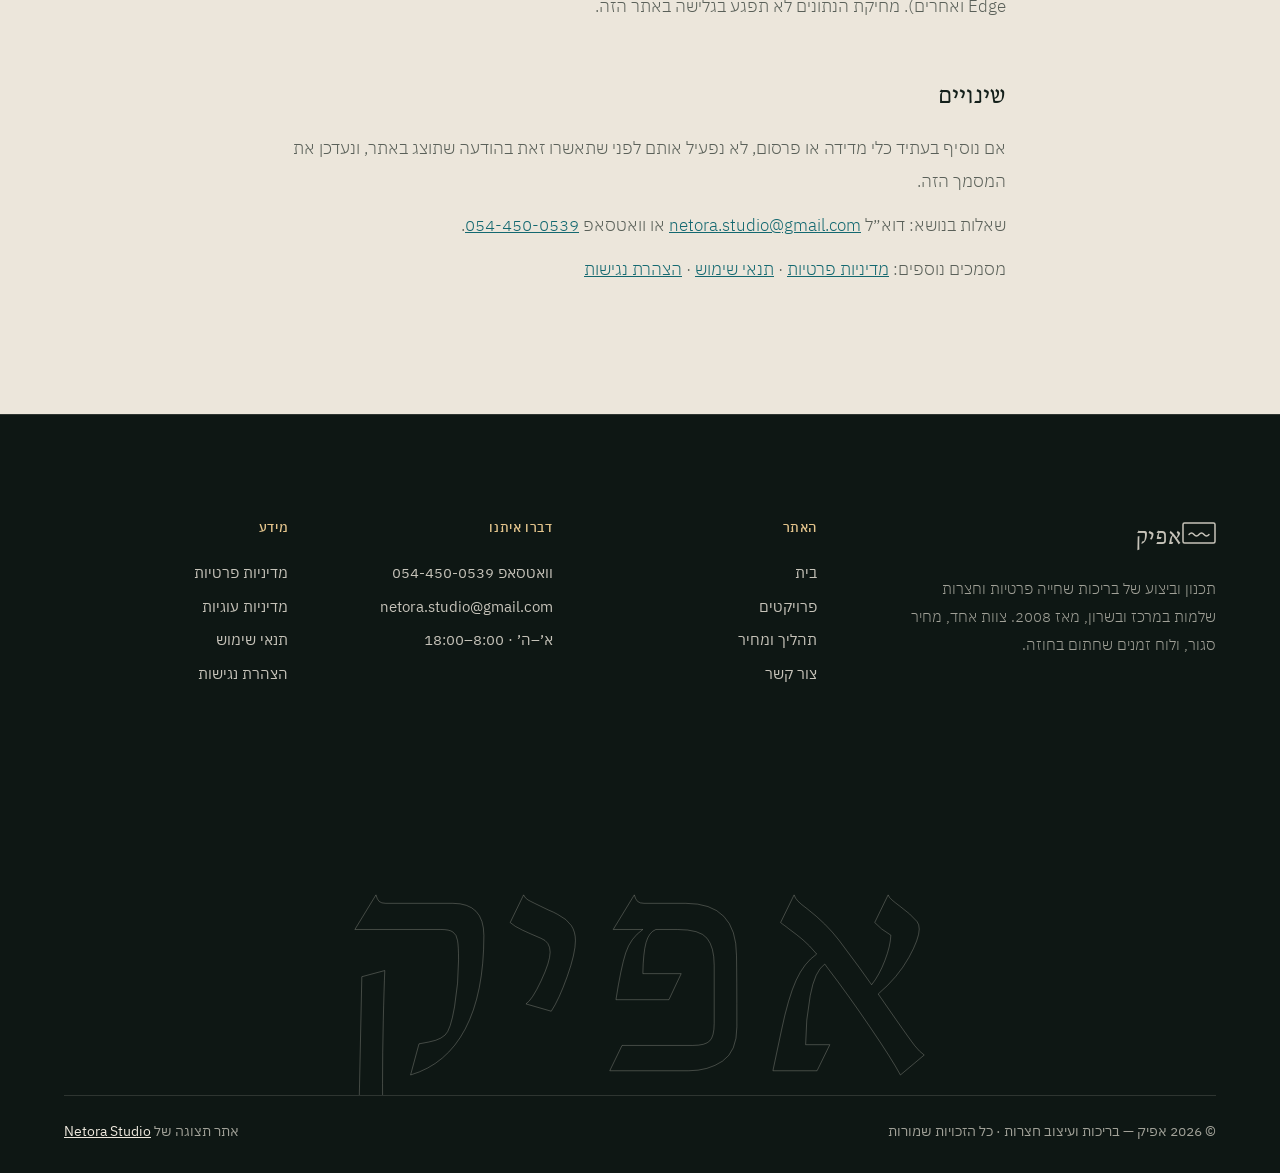
<file: cookies.html>
<!DOCTYPE html>
<html lang="he" dir="rtl">
<head>
<meta charset="utf-8">
<meta name="viewport" content="width=device-width, initial-scale=1, viewport-fit=cover">
<title>מדיניות עוגיות | אפיק</title>
<meta name="description" content="מדיניות פרטיות של אתר אפיק — בריכות שחייה ועיצוב חצרות.">
<meta name="theme-color" content="#0E1714">
<link rel="canonical" href="https://noamel1407-oss.github.io/afik/privacy.html">
<meta property="og:type" content="website">
<meta property="og:locale" content="he_IL">
<meta property="og:site_name" content="אפיק — בריכות ועיצוב חצרות">
<meta property="og:url" content="https://noamel1407-oss.github.io/afik/privacy.html">
<meta property="og:title" content="מדיניות פרטיות | אפיק">
<meta property="og:description" content="אפיק — בריכות שחייה ועיצוב חצרות.">
<meta property="og:image" content="https://noamel1407-oss.github.io/afik/media/share.jpg">
<meta property="og:image:secure_url" content="https://noamel1407-oss.github.io/afik/media/share.jpg">
<meta property="og:image:type" content="image/jpeg">
<meta property="og:image:width" content="1200">
<meta property="og:image:height" content="630">
<meta property="og:image:alt" content="בריכה בחצר מול בית עם חזית זכוכית, בשעת שקיעה, והשם אפיק">
<meta name="twitter:card" content="summary_large_image">
<meta name="twitter:title" content="מדיניות פרטיות | אפיק">
<meta name="twitter:description" content="אפיק — בריכות שחייה ועיצוב חצרות.">
<meta name="twitter:image" content="https://noamel1407-oss.github.io/afik/media/share.jpg">
<link rel="icon" href="data:image/svg+xml,%3Csvg xmlns='http://www.w3.org/2000/svg' viewBox='0 0 64 64'%3E%3Crect width='64' height='64' fill='%230E1714'/%3E%3Cg fill='none' stroke='%23ECE6DB' stroke-width='3' stroke-linecap='round'%3E%3Crect x='12' y='19' width='40' height='26' rx='2'/%3E%3Cpath d='M19 33q3-4 6.5 0t6.5 0 6.5 0 6 0'/%3E%3C/g%3E%3C/svg%3E">
<link rel="preload" href="fonts/bellefair-hebrew-400-normal.woff2" as="font" type="font/woff2" crossorigin>
<link rel="preload" href="fonts/ibm-plex-sans-hebrew-hebrew-300-normal.woff2" as="font" type="font/woff2" crossorigin>
<link rel="preload" href="fonts/ibm-plex-sans-hebrew-hebrew-400-normal.woff2" as="font" type="font/woff2" crossorigin>
<script>(function(){var d=document.documentElement;d.classList.add('js');try{if(sessionStorage.getItem('afik-go')){d.classList.add('veil-in');sessionStorage.removeItem('afik-go')}}catch(e){}})();</script>
<link rel="stylesheet" href="site.css?v=4">
<style id="nx-a11y">:focus-visible{outline:2px solid currentColor!important;outline-offset:3px!important}</style>
</head>
<body>
<a class="skip" href="#main">דילוג לתוכן</a>
<div id="veil" aria-hidden="true"></div>
<header id="nav" data-on="light">
  <a class="logo" href="index.html" aria-label="אפיק — לדף הבית"><svg viewBox="0 0 34 22" fill="none" stroke="currentColor" stroke-width="1.5" stroke-linecap="round" aria-hidden="true"><rect x="1" y="1" width="32" height="20" rx="1.5"/><path d="M7 12.5q2.5-3 5 0t5 0 5 0 5 0"/></svg><span>אפיק</span></a>
  <div class="nav-r">
    <span class="nav-status"><i aria-hidden="true"></i>מקבלים פרויקטים לקיץ <span class="sy">2027</span></span>
    <nav class="nav-links" aria-label="ראשי"><a href="projects.html">פרויקטים</a><a href="process.html">תהליך ומחיר</a><a href="contact.html">צור קשר</a></nav>
    <a class="nav-cta" href="contact.html">פגישת תכנון</a>
    <button class="burger" type="button" aria-label="תפריט" aria-expanded="false" aria-controls="menu"><i></i><i></i></button>
  </div>
</header>
<div id="menu" aria-label="תפריט">
  <nav><a href="index.html">בית</a><a href="projects.html">פרויקטים</a><a href="process.html">תהליך ומחיר</a><a href="contact.html">צור קשר</a></nav>
  <div class="m-foot"><a href="https://wa.me/972544500539" target="_blank" rel="noopener">וואטסאפ 054-450-0539</a><a href="mailto:netora.studio@gmail.com">netora.studio@gmail.com</a><span>א׳–ה׳ · 8:00–18:00</span></div>
</div>

<main id="main" class="legal">
  <div class="wrap">
    <div class="lbl">עוגיות</div>
    <h1>מדיניות עוגיות</h1>
<p class="upd">עודכן לאחרונה: 15 באוקטובר 2026</p>
<p>מסמך זה מסביר אילו עוגיות וטכנולוגיות דומות פועלות באתר אפיק, ומשלים את <a class="nx-doc" href="privacy.html">מדיניות הפרטיות</a>.</p>
<h2>מה הן עוגיות</h2>
<p>עוגיות (Cookies) הן קובצי טקסט קטנים שאתר שומר בדפדפן שלכם. טכנולוגיות דומות הן אחסון מקומי בדפדפן (localStorage ו-sessionStorage) ו״פיקסלים״ של מעקב, שמדווחים לגורם חיצוני על הגלישה שלכם.</p>
<h2>מה פועל באתר הזה</h2>
<p><strong>האתר אינו משתמש בעוגיות פרסום, בעוגיות לניתוח גלישה או בפיקסלים של מעקב</strong> (כמו Google Analytics או Meta Pixel), ואינו משתף נתוני גלישה עם מפרסמים. לכן לא מוצגת באתר בקשת הסכמה לעוגיות: אין בו עוגיות שדורשות הסכמה.</p>
<p>האתר שומר בדפדפן שלכם רק את הפריטים הטכניים הבאים, שנחוצים לפעולתו:</p>
<ul><li>סימון זמני (sessionStorage) שמאפשר מעבר חלק בין עמודי האתר. הוא נמחק כבר בטעינת העמוד הבא, ובכל מקרה כשסוגרים את הלשונית.</li></ul>
<p>המידע הזה נשאר במכשיר שלכם, אינו נשלח אלינו ואינו מזהה אתכם.</p>
<h2>שירותים חיצוניים</h2>
<p>כדי להציג את האתר, הדפדפן שלכם פונה גם לשירותים חיצוניים. שירותים אלה מקבלים נתונים טכניים כמו כתובת IP, והם כפופים למדיניות הפרטיות והעוגיות שלהם:</p>
<ul><li>GitHub Pages (GitHub, Inc.) — שירות האחסון שבו האתר מאוחסן. השירות עשוי לתעד נתונים טכניים כמו כתובת IP לצורכי אבטחה ותפעול.</li><li>שרת תוכן חיצוני (CDN) שממנו נטענים חלק מהסרטונים באתר. הדפדפן פונה אליו ומוסר לו את כתובת ה-IP שלכם.</li></ul>
<p>קישורים לשירותים אחרים, שבהם חלות עליכם העוגיות והתנאים של אותם שירותים רק אם תלחצו עליהם:</p>
<ul><li>WhatsApp (Meta Platforms, Inc.) — כשאתם בוחרים לפנות אלינו בוואטסאפ, ההודעה עוברת דרך השירות וכפופה למדיניות הפרטיות שלו.</li><li>Instagram (Meta Platforms, Inc.) — אם תלחצו על קישור לאינסטגרם, תעברו לשירות של Meta וחלים עליכם התנאים שלו.</li></ul>
<h2>איך שולטים בעוגיות</h2>
<p>אפשר לחסום עוגיות ולמחוק נתוני אתרים בכל עת בהגדרות הפרטיות של הדפדפן (Chrome,‏ Safari,‏ Firefox,‏ Edge ואחרים). מחיקת הנתונים לא תפגע בגלישה באתר הזה.</p>
<h2>שינויים</h2>
<p>אם נוסיף בעתיד כלי מדידה או פרסום, לא נפעיל אותם לפני שתאשרו זאת בהודעה שתוצג באתר, ונעדכן את המסמך הזה.</p>
<p>שאלות בנושא: דוא״ל <a href="mailto:netora.studio@gmail.com" dir="ltr" style="unicode-bidi:isolate;white-space:nowrap">netora.studio@gmail.com</a> או וואטסאפ <a href="https://wa.me/972544500539" target="_blank" rel="noopener" dir="ltr" style="unicode-bidi:isolate;white-space:nowrap">054-450-0539</a>.</p>
<p class="nx-docs">מסמכים נוספים: <a class="nx-doc" href="privacy.html">מדיניות פרטיות</a> · <a class="nx-doc" href="terms.html">תנאי שימוש</a> · <a class="nx-doc" href="accessibility.html">הצהרת נגישות</a></p>
</div>
</main>
<footer class="site on-dark" data-nav="dark">
  <div class="wrap">
    <div class="f-grid">
      <div>
        <a class="logo" href="index.html" style="color:var(--on-night)"><svg viewBox="0 0 34 22" fill="none" stroke="currentColor" stroke-width="1.5" stroke-linecap="round" aria-hidden="true"><rect x="1" y="1" width="32" height="20" rx="1.5"/><path d="M7 12.5q2.5-3 5 0t5 0 5 0 5 0"/></svg><span>אפיק</span></a>
        <p class="about" style="margin-top:20px">תכנון וביצוע של בריכות שחייה פרטיות וחצרות שלמות במרכז ובשרון, מאז 2008. צוות אחד, מחיר סגור, ולוח זמנים שחתום בחוזה.</p>
      </div>
      <div><h4>האתר</h4><a href="index.html">בית</a><a href="projects.html">פרויקטים</a><a href="process.html">תהליך ומחיר</a><a href="contact.html">צור קשר</a></div>
      <div><h4>דברו איתנו</h4><a href="https://wa.me/972544500539" target="_blank" rel="noopener">וואטסאפ <span dir="ltr">054-450-0539</span></a><a href="mailto:netora.studio@gmail.com">netora.studio@gmail.com</a><a href="contact.html">א׳–ה׳ · 8:00–18:00</a></div>
      <div><h4>מידע</h4><a href="privacy.html">מדיניות פרטיות</a><a href="cookies.html">מדיניות עוגיות</a><a href="terms.html">תנאי שימוש</a><a href="accessibility.html">הצהרת נגישות</a></div>
    </div>
    <div class="f-word" aria-hidden="true">אפיק</div>
    <div class="f-base">
      <span>© <span id="yr">2026</span> אפיק — בריכות ועיצוב חצרות · כל הזכויות שמורות</span>
      <span>אתר תצוגה של <a href="https://www.instagram.com/netora._studio/" target="_blank" rel="noopener">Netora Studio</a></span>
    </div>
  </div>
</footer>
<a class="wa-fab" href="https://wa.me/972544500539" target="_blank" rel="noopener" aria-label="כתבו לנו בוואטסאפ"><svg viewBox="0 0 24 24" fill="currentColor" aria-hidden="true"><path d="M.057 24l1.687-6.163a11.867 11.867 0 0 1-1.587-5.946C.16 5.335 5.495 0 12.05 0a11.817 11.817 0 0 1 8.413 3.488 11.824 11.824 0 0 1 3.48 8.414c-.003 6.557-5.338 11.892-11.893 11.892a11.9 11.9 0 0 1-5.688-1.448L.057 24zm6.597-3.807c1.676.995 3.276 1.591 5.392 1.592 5.448 0 9.886-4.434 9.889-9.885.002-5.462-4.415-9.89-9.881-9.892-5.452 0-9.887 4.434-9.889 9.884-.001 2.225.651 3.891 1.746 5.634l-.999 3.648 3.742-.981zm11.387-5.464c-.074-.124-.272-.198-.57-.347-.297-.149-1.758-.868-2.031-.967-.272-.099-.47-.149-.669.149-.198.297-.768.967-.941 1.165-.173.198-.347.223-.644.074-.297-.149-1.255-.462-2.39-1.475-.883-.788-1.48-1.761-1.653-2.059-.173-.297-.018-.458.13-.606.134-.133.297-.347.446-.521.151-.172.2-.296.3-.495.099-.198.05-.372-.025-.521-.075-.148-.669-1.611-.916-2.206-.242-.579-.487-.501-.669-.51l-.57-.01c-.198 0-.52.074-.792.372s-1.04 1.016-1.04 2.479 1.065 2.876 1.213 3.074c.149.198 2.095 3.2 5.076 4.487.709.306 1.263.489 1.694.626.712.226 1.36.194 1.872.118.571-.085 1.758-.719 2.006-1.413.248-.695.248-1.29.173-1.414z"/></svg><span class="tip">כתבו לנו בוואטסאפ</span></a>
<script src="site.js?v=4"></script>
</body>
</html>
</file>
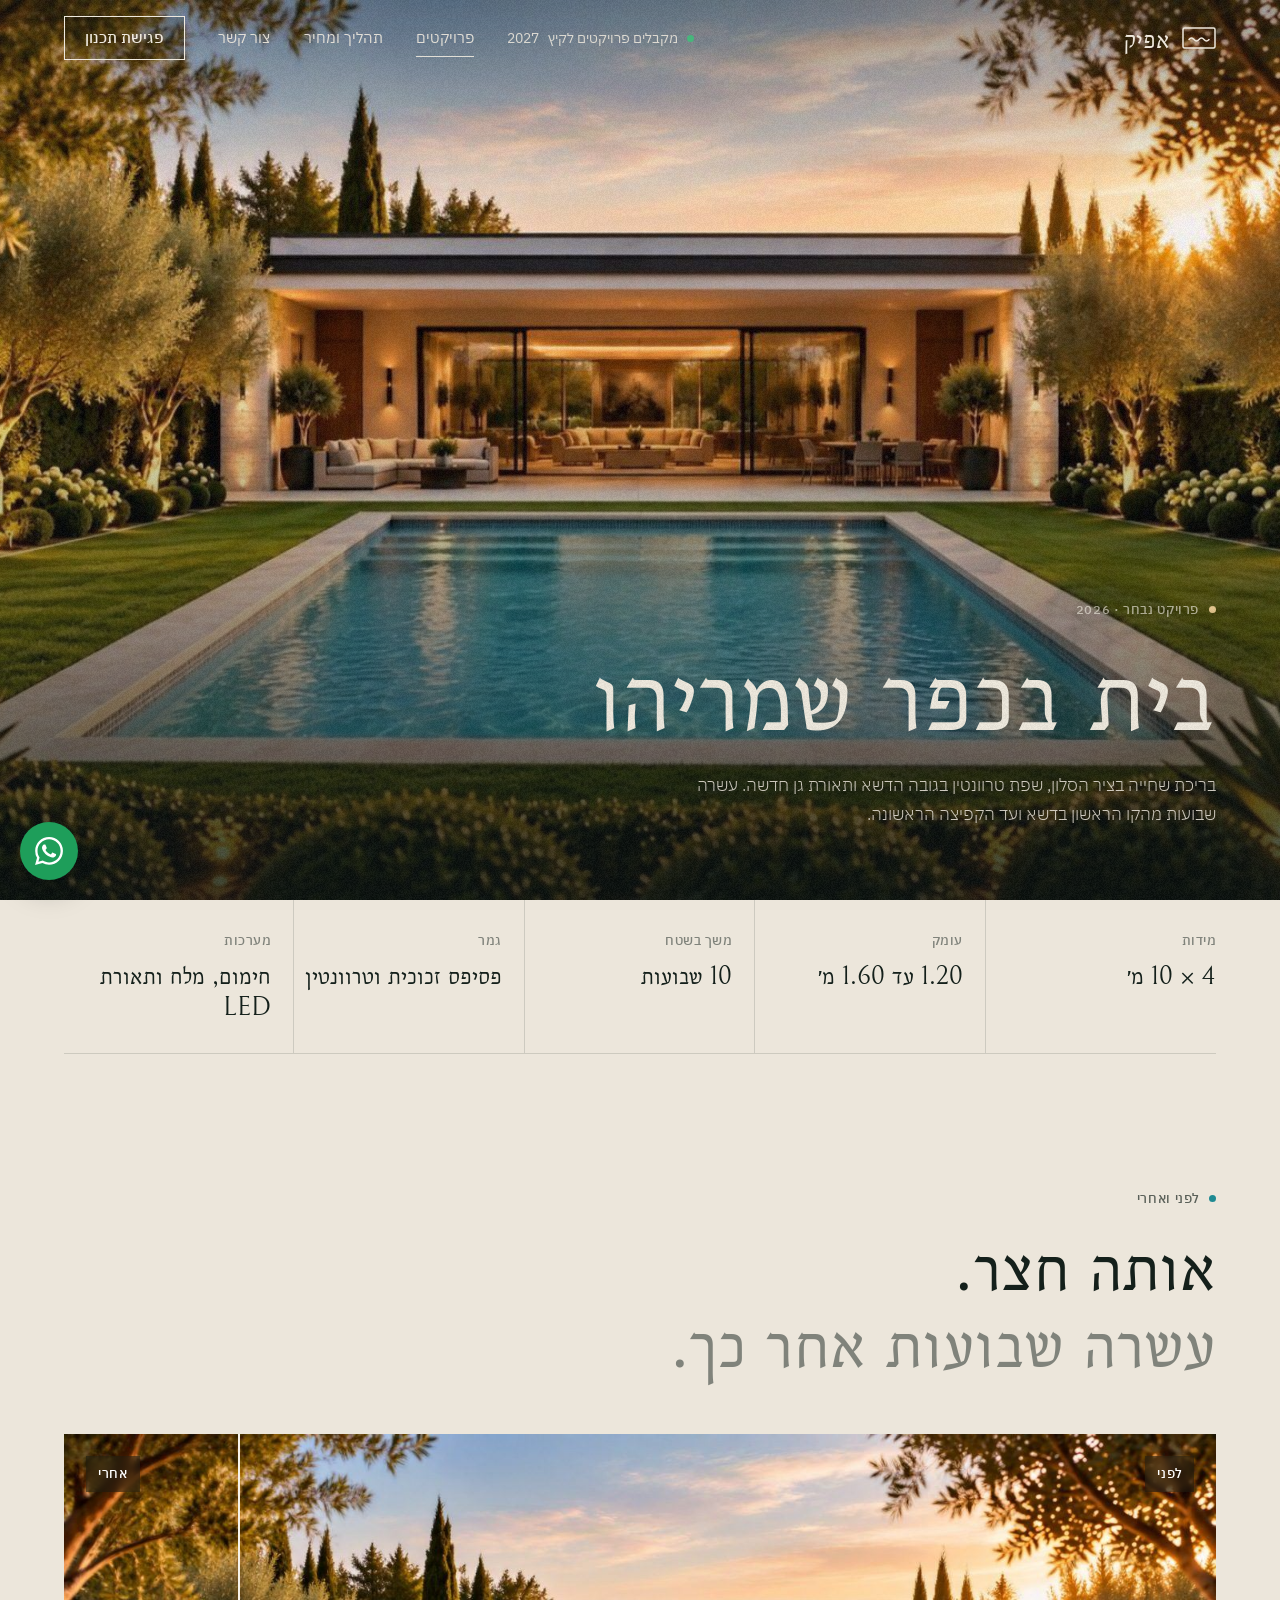
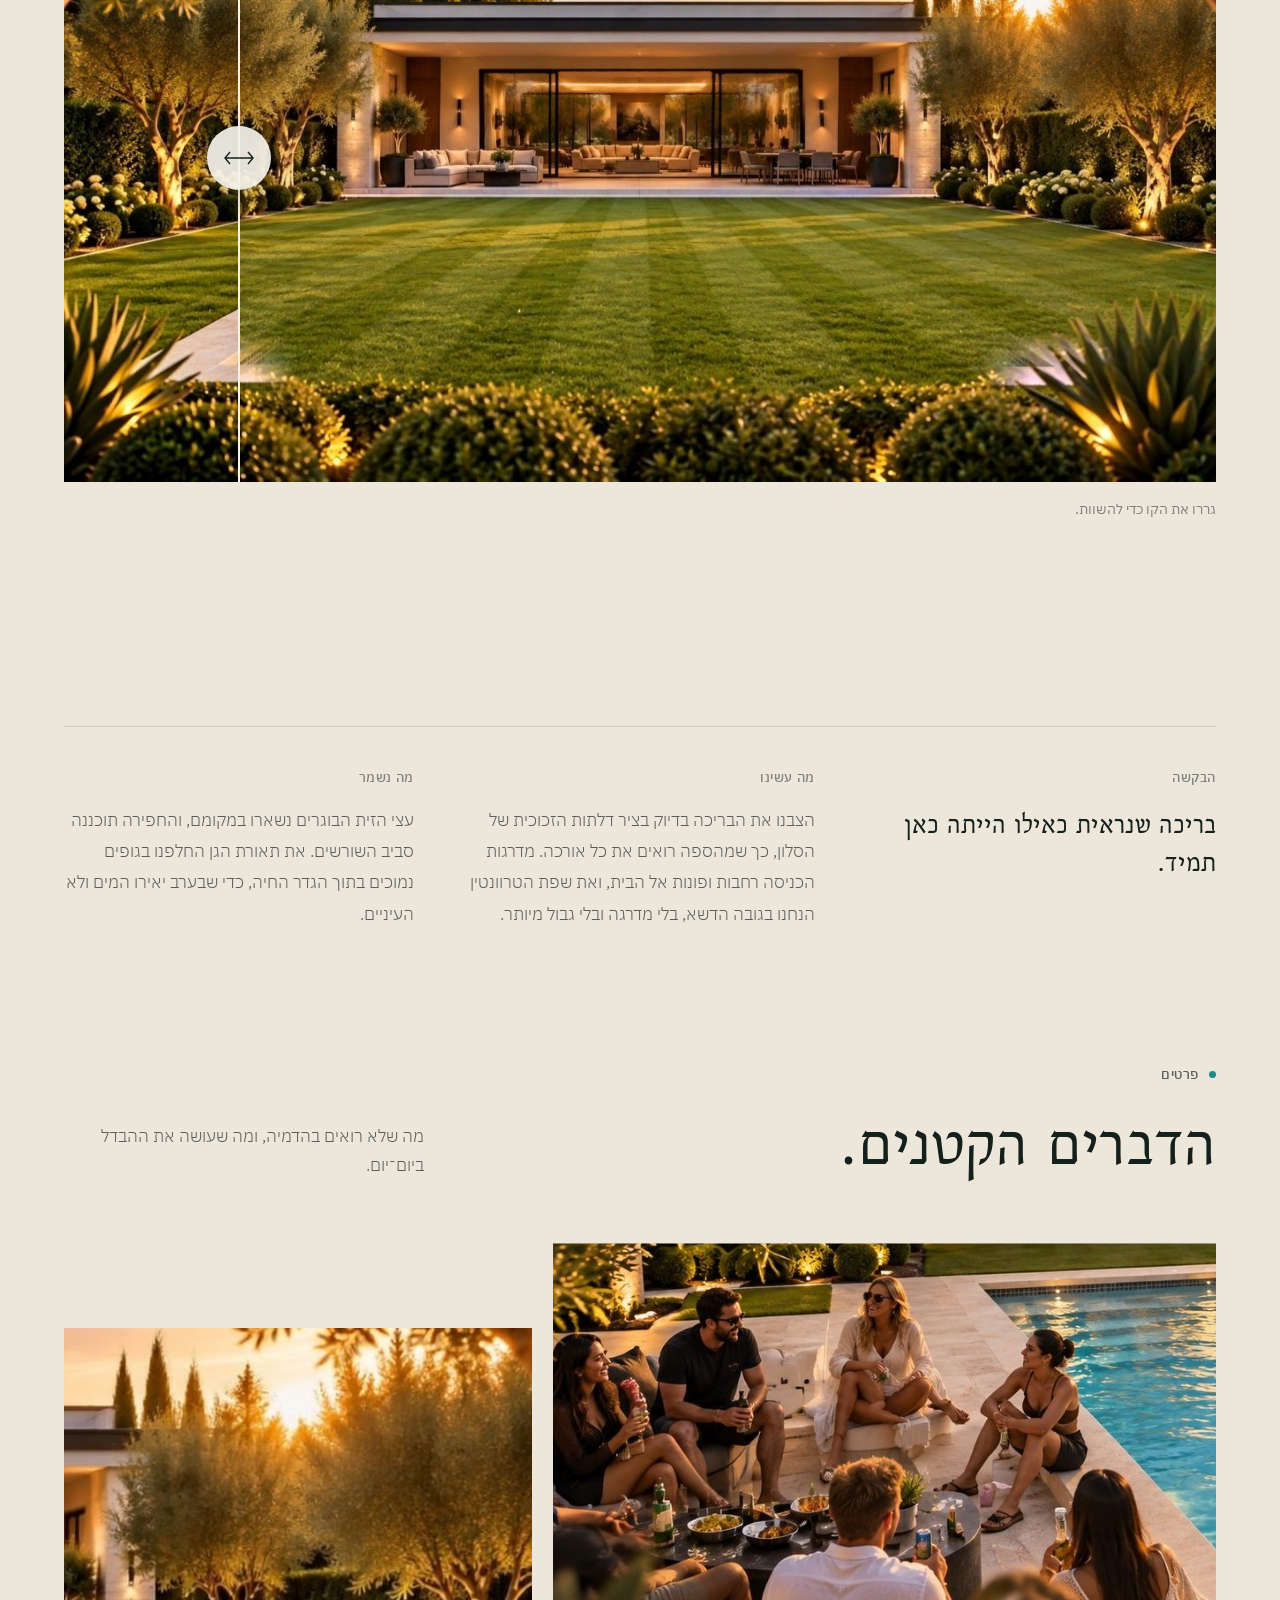
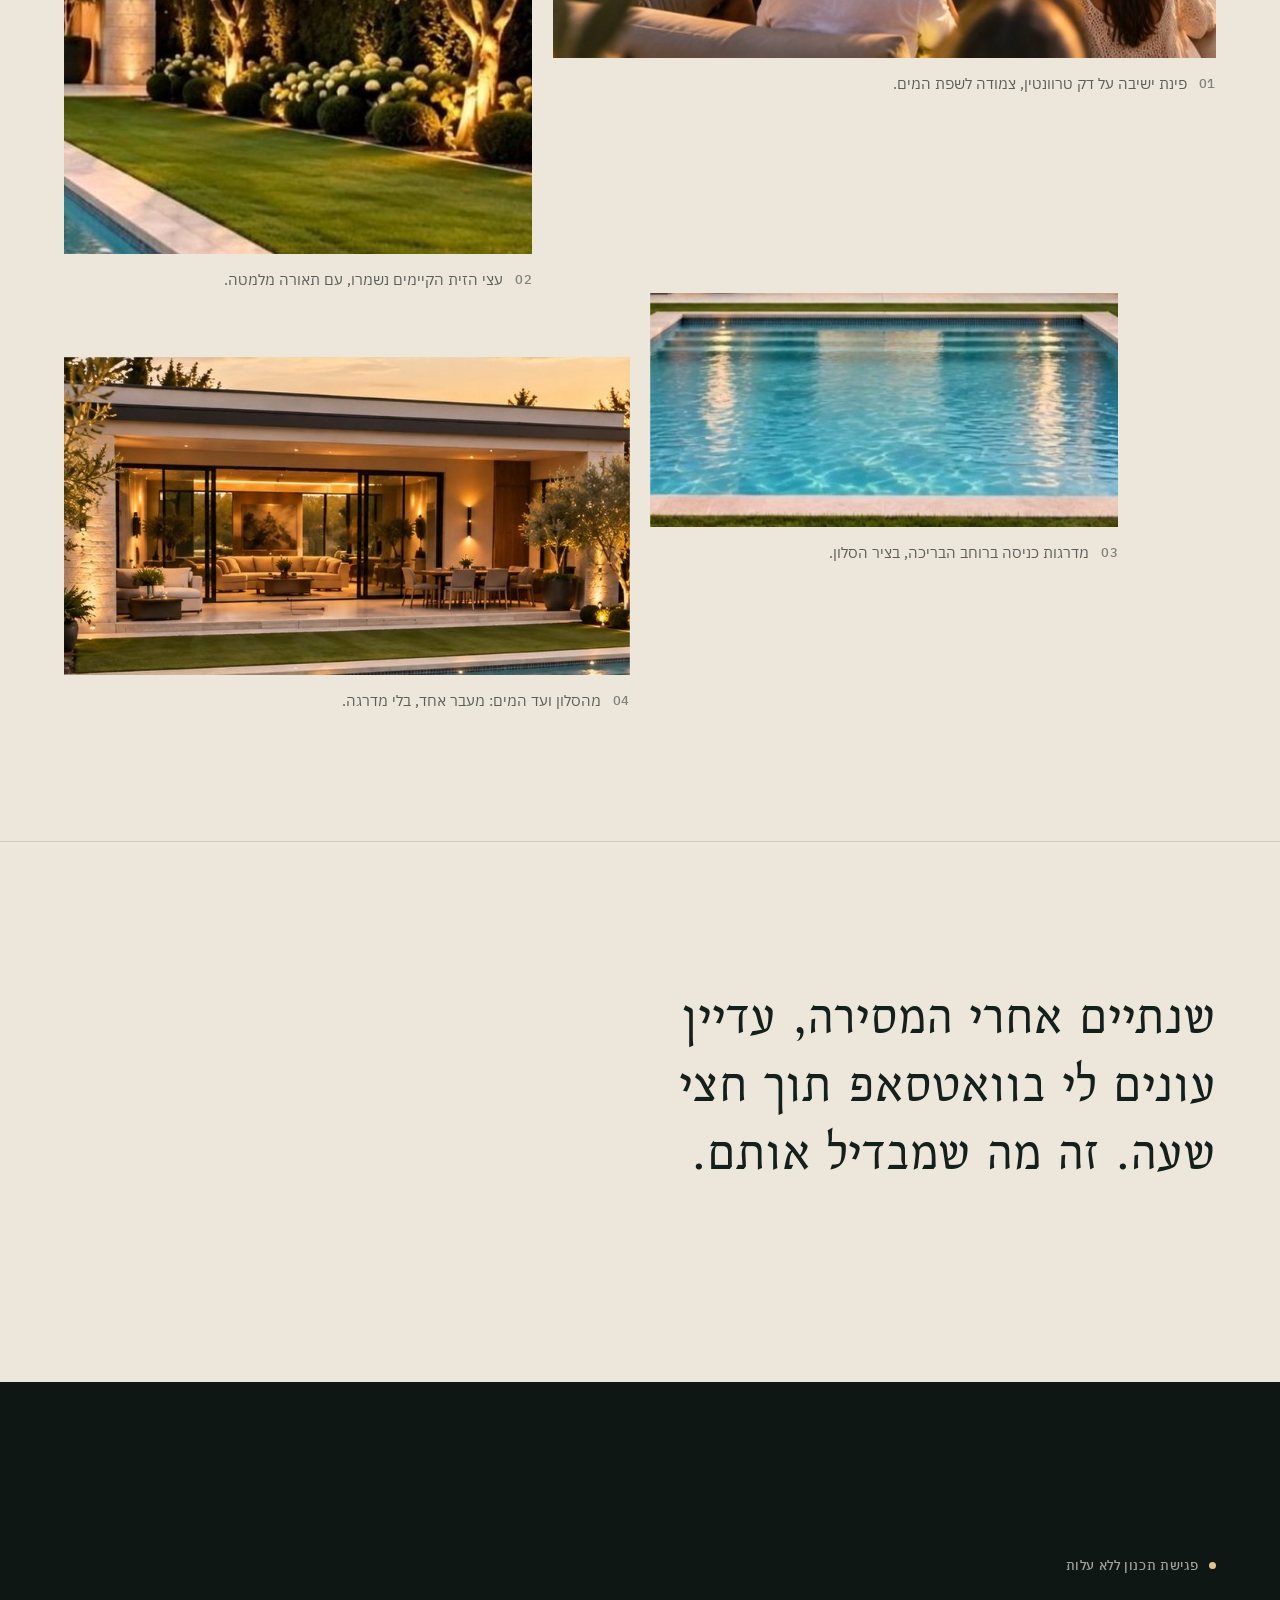
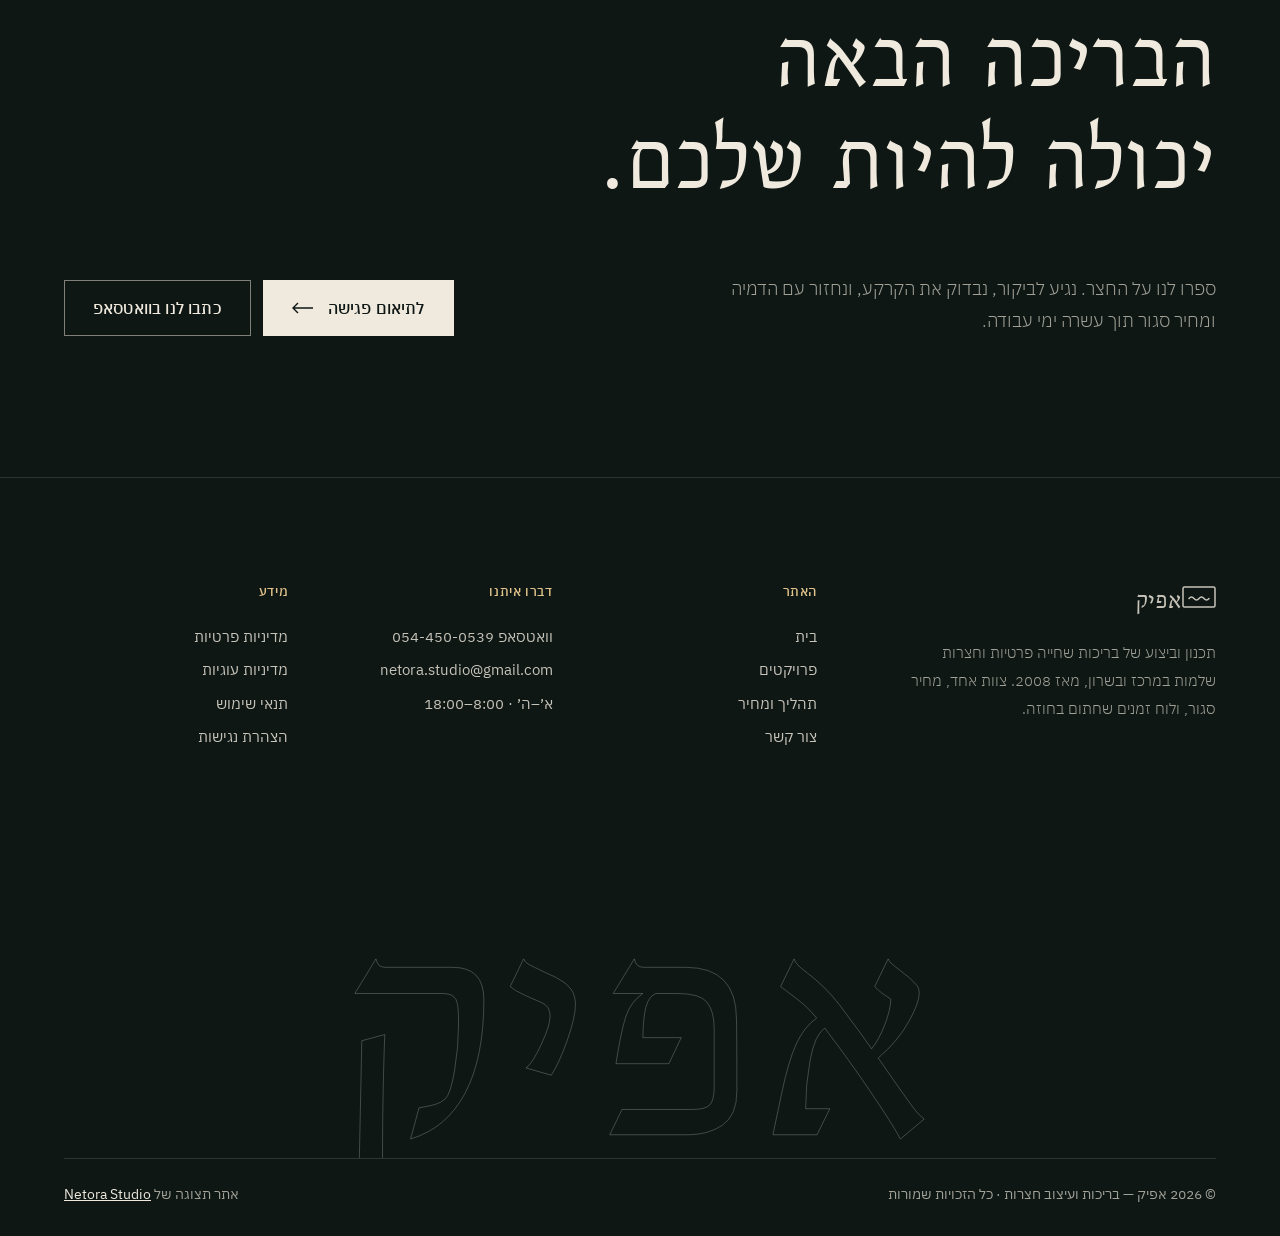
<file: kfar-shmaryahu.html>
<!DOCTYPE html>
<html lang="he" dir="rtl">
<head>
<meta charset="utf-8">
<meta name="viewport" content="width=device-width, initial-scale=1, viewport-fit=cover">
<title>בית בכפר שמריהו — פרויקט נבחר | אפיק</title>
<meta name="description" content="בריכת שחייה 4×10 מ׳ בציר הסלון, שפת טרוונטין בגובה הדשא ותאורת גן חדשה. לפני ואחרי, ומה עשינו בעשרה שבועות.">
<meta name="theme-color" content="#0E1714">
<link rel="canonical" href="https://noamel1407-oss.github.io/afik/kfar-shmaryahu.html">
<meta property="og:type" content="website">
<meta property="og:locale" content="he_IL">
<meta property="og:site_name" content="אפיק — בריכות ועיצוב חצרות">
<meta property="og:url" content="https://noamel1407-oss.github.io/afik/kfar-shmaryahu.html">
<meta property="og:title" content="לפני ואחרי: בריכה בכפר שמריהו | אפיק">
<meta property="og:description" content="אותה חצר, עשרה שבועות אחר כך. גררו את הקו ותראו את ההבדל.">
<meta property="og:image" content="https://noamel1407-oss.github.io/afik/media/share.jpg">
<meta property="og:image:secure_url" content="https://noamel1407-oss.github.io/afik/media/share.jpg">
<meta property="og:image:type" content="image/jpeg">
<meta property="og:image:width" content="1200">
<meta property="og:image:height" content="630">
<meta property="og:image:alt" content="בריכה בחצר מול בית עם חזית זכוכית, בשעת שקיעה, והשם אפיק">
<meta name="twitter:card" content="summary_large_image">
<meta name="twitter:title" content="לפני ואחרי: בריכה בכפר שמריהו | אפיק">
<meta name="twitter:description" content="אותה חצר, עשרה שבועות אחר כך. גררו את הקו ותראו את ההבדל.">
<meta name="twitter:image" content="https://noamel1407-oss.github.io/afik/media/share.jpg">
<link rel="icon" href="data:image/svg+xml,%3Csvg xmlns='http://www.w3.org/2000/svg' viewBox='0 0 64 64'%3E%3Crect width='64' height='64' fill='%230E1714'/%3E%3Cg fill='none' stroke='%23ECE6DB' stroke-width='3' stroke-linecap='round'%3E%3Crect x='12' y='19' width='40' height='26' rx='2'/%3E%3Cpath d='M19 33q3-4 6.5 0t6.5 0 6.5 0 6 0'/%3E%3C/g%3E%3C/svg%3E">
<link rel="preload" href="fonts/bellefair-hebrew-400-normal.woff2" as="font" type="font/woff2" crossorigin>
<link rel="preload" href="fonts/ibm-plex-sans-hebrew-hebrew-300-normal.woff2" as="font" type="font/woff2" crossorigin>
<link rel="preload" href="fonts/ibm-plex-sans-hebrew-hebrew-400-normal.woff2" as="font" type="font/woff2" crossorigin>
<script>(function(){var d=document.documentElement;d.classList.add('js');try{if(sessionStorage.getItem('afik-go')){d.classList.add('veil-in');sessionStorage.removeItem('afik-go')}}catch(e){}})();</script>
<link rel="stylesheet" href="site.css?v=4">
<style id="nx-a11y">:focus-visible{outline:2px solid currentColor!important;outline-offset:3px!important}</style>
</head>
<body>
<a class="skip" href="#main">דילוג לתוכן</a>
<div id="veil" aria-hidden="true"></div>
<header id="nav" data-on="light">
  <a class="logo" href="index.html" aria-label="אפיק — לדף הבית"><svg viewBox="0 0 34 22" fill="none" stroke="currentColor" stroke-width="1.5" stroke-linecap="round" aria-hidden="true"><rect x="1" y="1" width="32" height="20" rx="1.5"/><path d="M7 12.5q2.5-3 5 0t5 0 5 0 5 0"/></svg><span>אפיק</span></a>
  <div class="nav-r">
    <span class="nav-status"><i aria-hidden="true"></i>מקבלים פרויקטים לקיץ <span class="sy">2027</span></span>
    <nav class="nav-links" aria-label="ראשי"><a href="projects.html" aria-current="page">פרויקטים</a><a href="process.html">תהליך ומחיר</a><a href="contact.html">צור קשר</a></nav>
    <a class="nav-cta" href="contact.html">פגישת תכנון</a>
    <button class="burger" type="button" aria-label="תפריט" aria-expanded="false" aria-controls="menu"><i></i><i></i></button>
  </div>
</header>
<div id="menu" aria-label="תפריט">
  <nav><a href="index.html">בית</a><a href="projects.html" aria-current="page">פרויקטים</a><a href="process.html">תהליך ומחיר</a><a href="contact.html">צור קשר</a></nav>
  <div class="m-foot"><a href="https://wa.me/972544500539" target="_blank" rel="noopener">וואטסאפ 054-450-0539</a><a href="mailto:netora.studio@gmail.com">netora.studio@gmail.com</a><span>א׳–ה׳ · 8:00–18:00</span></div>
</div>

<main id="main">
<section class="p-hero" data-nav="dark">
  <img src="media/stage-7.jpg" srcset="media/stage-7-s.jpg 1440w, media/stage-7.jpg 1920w" sizes="100vw" alt="הבריכה הגמורה בשעת שקיעה, עם מדרגות כניסה רחבות מול הסלון" fetchpriority="high">
  <div class="pin">
    <div class="lbl light" data-rv>פרויקט נבחר · 2026</div>
    <h1 class="split"><span class="ln"><span>בית בכפר שמריהו</span></span></h1>
    <p data-rv="2">בריכת שחייה בציר הסלון, שפת טרוונטין בגובה הדשא ותאורת גן חדשה. עשרה שבועות מהקו הראשון בדשא ועד הקפיצה הראשונה.</p>
  </div>
</section>

<section>
  <div class="wrap">
    <dl class="strip">
      <div data-rv><dt>מידות</dt><dd>4 × 10 מ׳</dd></div>
      <div data-rv="2"><dt>עומק</dt><dd>1.20 עד 1.60 מ׳</dd></div>
      <div data-rv="3"><dt>משך בשטח</dt><dd>10 שבועות</dd></div>
      <div data-rv="4"><dt>גמר</dt><dd>פסיפס זכוכית וטרוונטין</dd></div>
      <div data-rv="4"><dt>מערכות</dt><dd>חימום, מלח ותאורת LED</dd></div>
    </dl>
  </div>
</section>

<section class="ba">
  <div class="wrap">
    <div class="lbl" data-rv>לפני ואחרי</div>
    <h2 class="split two"><span class="ln"><span>אותה חצר.</span></span><span class="ln"><span>עשרה שבועות אחר כך.</span></span></h2>
    <div class="ba-box" data-rv>
      <img class="before" src="media/stage-0-s.jpg" srcset="media/stage-0-s.jpg 1440w, media/stage-0.jpg 1920w" sizes="(max-width:1400px) 100vw, 1360px" alt="החצר לפני: מדשאה פתוחה מול הבית" loading="lazy">
      <img class="after" src="media/stage-7-s.jpg" srcset="media/stage-7-s.jpg 1440w, media/stage-7.jpg 1920w" sizes="(max-width:1400px) 100vw, 1360px" alt="החצר אחרי: בריכה עם שפת אבן מול הבית" loading="lazy">
      <span class="tg a">לפני</span><span class="tg b">אחרי</span>
      <div class="handle"><button class="knob" type="button" role="slider" aria-label="הזזת קו ההשוואה בין לפני לאחרי" aria-valuemin="0" aria-valuemax="100" aria-valuenow="50"><svg viewBox="0 0 30 14" fill="none" stroke="currentColor" stroke-width="1.4" aria-hidden="true"><path d="M6 1 1 7l5 6M24 1l5 6-5 6M1 7h28"/></svg></button></div>
    </div>
    <p class="hint">גררו את הקו כדי להשוות.</p>
  </div>
</section>

<section class="story">
  <div class="wrap">
    <div class="story-grid">
      <div data-rv><h3>הבקשה</h3><p class="lead">בריכה שנראית כאילו הייתה כאן תמיד.</p></div>
      <div data-rv="2"><h3>מה עשינו</h3><p>הצבנו את הבריכה בדיוק בציר דלתות הזכוכית של הסלון, כך שמהספה רואים את כל אורכה. מדרגות הכניסה רחבות ופונות אל הבית, ואת שפת הטרוונטין הנחנו בגובה הדשא, בלי מדרגה ובלי גבול מיותר.</p></div>
      <div data-rv="3"><h3>מה נשמר</h3><p>עצי הזית הבוגרים נשארו במקומם, והחפירה תוכננה סביב השורשים. את תאורת הגן החלפנו בגופים נמוכים בתוך הגדר החיה, כדי שבערב יאירו המים ולא העיניים.</p></div>
    </div>
  </div>
</section>

<section class="dets">
  <div class="wrap">
    <div class="sec-head"><div><div class="lbl" data-rv>פרטים</div><h2 class="split"><span class="ln"><span>הדברים הקטנים.</span></span></h2></div><p data-rv>מה שלא רואים בהדמיה, ומה שעושה את ההבדל ביום־יום.</p></div>
    <div class="mosaic">
      <figure class="m1" data-rv><div class="pic wipe"><img src="media/d-people.jpg" alt="ספות חוץ על דק טרוונטין ליד המים" loading="lazy"></div><figcaption><b>01</b>פינת ישיבה על דק טרוונטין, צמודה לשפת המים.</figcaption></figure>
      <figure class="m2" data-rv="2"><div class="pic wipe"><img src="media/d-olive2.jpg" alt="עצי זית מוארים מלמטה ליד הבית" loading="lazy"></div><figcaption><b>02</b>עצי הזית הקיימים נשמרו, עם תאורה מלמטה.</figcaption></figure>
      <figure class="m3" data-rv><div class="pic wipe"><img src="media/d-steps.jpg" alt="מדרגות הכניסה הרחבות לבריכה" loading="lazy"></div><figcaption><b>03</b>מדרגות כניסה ברוחב הבריכה, בציר הסלון.</figcaption></figure>
      <figure class="m4" data-rv="2"><div class="pic wipe"><img src="media/d-house.jpg" alt="הסלון הפתוח אל המדשאה והבריכה" loading="lazy"></div><figcaption><b>04</b>מהסלון ועד המים: מעבר אחד, בלי מדרגה.</figcaption></figure>
    </div>
  </div>
</section>

<section class="qt">
  <div class="wrap">
    <blockquote data-rv>שנתיים אחרי המסירה, עדיין עונים לי בוואטסאפ תוך חצי שעה. זה מה שמבדיל אותם.</blockquote>
    <cite data-rv="2">משפחת בן־שחר · כפר שמריהו</cite>
  </div>
</section>

<section class="call on-dark" data-nav="dark">
  <div class="wrap">
    <div class="lbl light" data-rv>פגישת תכנון ללא עלות</div>
    <h2 class="split"><span class="ln"><span>הבריכה הבאה</span></span><span class="ln"><span>יכולה להיות שלכם.</span></span></h2>
    <div class="row2">
      <p data-rv>ספרו לנו על החצר. נגיע לביקור, נבדוק את הקרקע, ונחזור עם הדמיה ומחיר סגור תוך עשרה ימי עבודה.</p>
      <div class="acts" data-rv="2"><a class="btn" href="contact.html">לתיאום פגישה <svg class="ar" viewBox="0 0 22 12" fill="none" stroke="currentColor" stroke-width="1.4" aria-hidden="true"><path d="M21 6H1M6 1 1 6l5 5"/></svg></a><a class="btn ghost" href="https://wa.me/972544500539" target="_blank" rel="noopener">כתבו לנו בוואטסאפ</a></div>
    </div>
  </div>
</section>

</main>
<footer class="site on-dark" data-nav="dark">
  <div class="wrap">
    <div class="f-grid">
      <div>
        <a class="logo" href="index.html" style="color:var(--on-night)"><svg viewBox="0 0 34 22" fill="none" stroke="currentColor" stroke-width="1.5" stroke-linecap="round" aria-hidden="true"><rect x="1" y="1" width="32" height="20" rx="1.5"/><path d="M7 12.5q2.5-3 5 0t5 0 5 0 5 0"/></svg><span>אפיק</span></a>
        <p class="about" style="margin-top:20px">תכנון וביצוע של בריכות שחייה פרטיות וחצרות שלמות במרכז ובשרון, מאז 2008. צוות אחד, מחיר סגור, ולוח זמנים שחתום בחוזה.</p>
      </div>
      <div><h4>האתר</h4><a href="index.html">בית</a><a href="projects.html">פרויקטים</a><a href="process.html">תהליך ומחיר</a><a href="contact.html">צור קשר</a></div>
      <div><h4>דברו איתנו</h4><a href="https://wa.me/972544500539" target="_blank" rel="noopener">וואטסאפ <span dir="ltr">054-450-0539</span></a><a href="mailto:netora.studio@gmail.com">netora.studio@gmail.com</a><a href="contact.html">א׳–ה׳ · 8:00–18:00</a></div>
      <div><h4>מידע</h4><a href="privacy.html">מדיניות פרטיות</a><a href="cookies.html">מדיניות עוגיות</a><a href="terms.html">תנאי שימוש</a><a href="accessibility.html">הצהרת נגישות</a></div>
    </div>
    <div class="f-word" aria-hidden="true">אפיק</div>
    <div class="f-base">
      <span>© <span id="yr">2026</span> אפיק — בריכות ועיצוב חצרות · כל הזכויות שמורות</span>
      <span>אתר תצוגה של <a href="https://www.instagram.com/netora._studio/" target="_blank" rel="noopener">Netora Studio</a></span>
    </div>
  </div>
</footer>
<a class="wa-fab" href="https://wa.me/972544500539" target="_blank" rel="noopener" aria-label="כתבו לנו בוואטסאפ"><svg viewBox="0 0 24 24" fill="currentColor" aria-hidden="true"><path d="M.057 24l1.687-6.163a11.867 11.867 0 0 1-1.587-5.946C.16 5.335 5.495 0 12.05 0a11.817 11.817 0 0 1 8.413 3.488 11.824 11.824 0 0 1 3.48 8.414c-.003 6.557-5.338 11.892-11.893 11.892a11.9 11.9 0 0 1-5.688-1.448L.057 24zm6.597-3.807c1.676.995 3.276 1.591 5.392 1.592 5.448 0 9.886-4.434 9.889-9.885.002-5.462-4.415-9.89-9.881-9.892-5.452 0-9.887 4.434-9.889 9.884-.001 2.225.651 3.891 1.746 5.634l-.999 3.648 3.742-.981zm11.387-5.464c-.074-.124-.272-.198-.57-.347-.297-.149-1.758-.868-2.031-.967-.272-.099-.47-.149-.669.149-.198.297-.768.967-.941 1.165-.173.198-.347.223-.644.074-.297-.149-1.255-.462-2.39-1.475-.883-.788-1.48-1.761-1.653-2.059-.173-.297-.018-.458.13-.606.134-.133.297-.347.446-.521.151-.172.2-.296.3-.495.099-.198.05-.372-.025-.521-.075-.148-.669-1.611-.916-2.206-.242-.579-.487-.501-.669-.51l-.57-.01c-.198 0-.52.074-.792.372s-1.04 1.016-1.04 2.479 1.065 2.876 1.213 3.074c.149.198 2.095 3.2 5.076 4.487.709.306 1.263.489 1.694.626.712.226 1.36.194 1.872.118.571-.085 1.758-.719 2.006-1.413.248-.695.248-1.29.173-1.414z"/></svg><span class="tip">כתבו לנו בוואטסאפ</span></a>
<script src="site.js?v=4"></script>
</body>
</html>
</file>
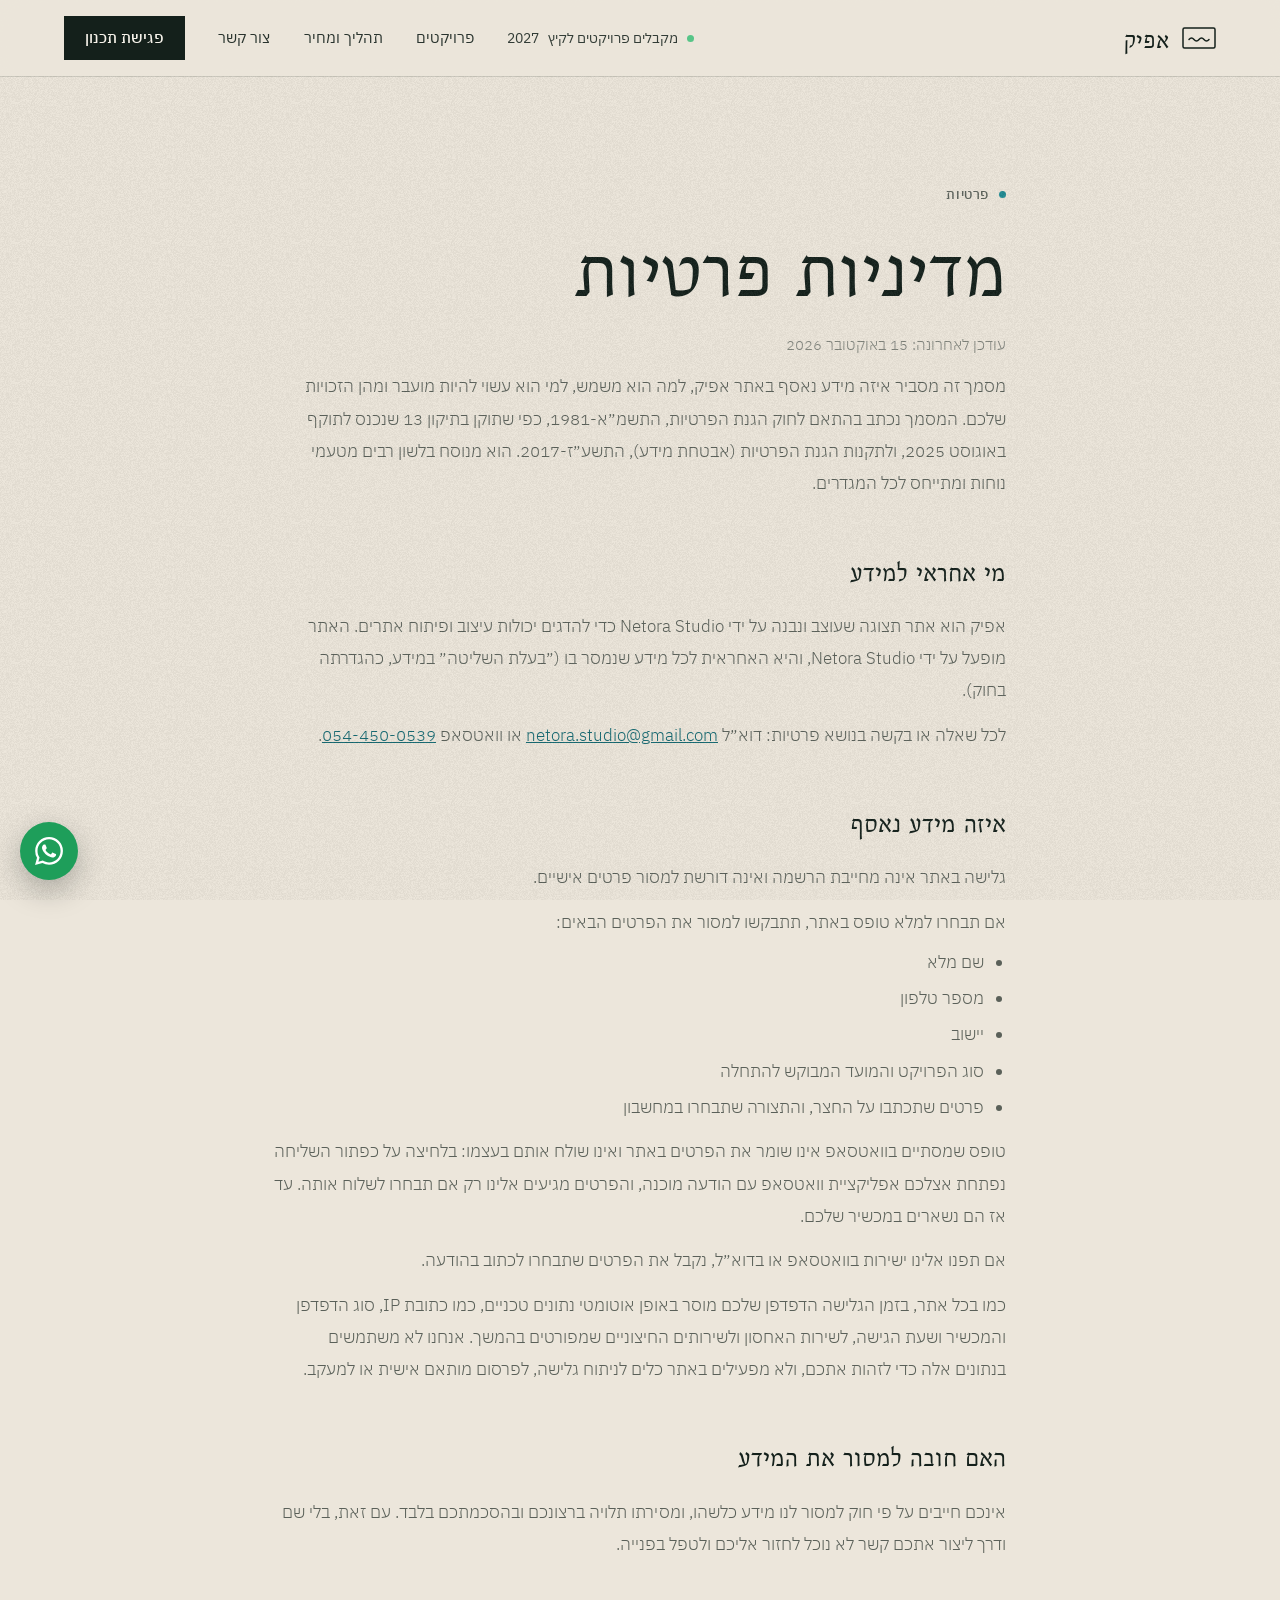
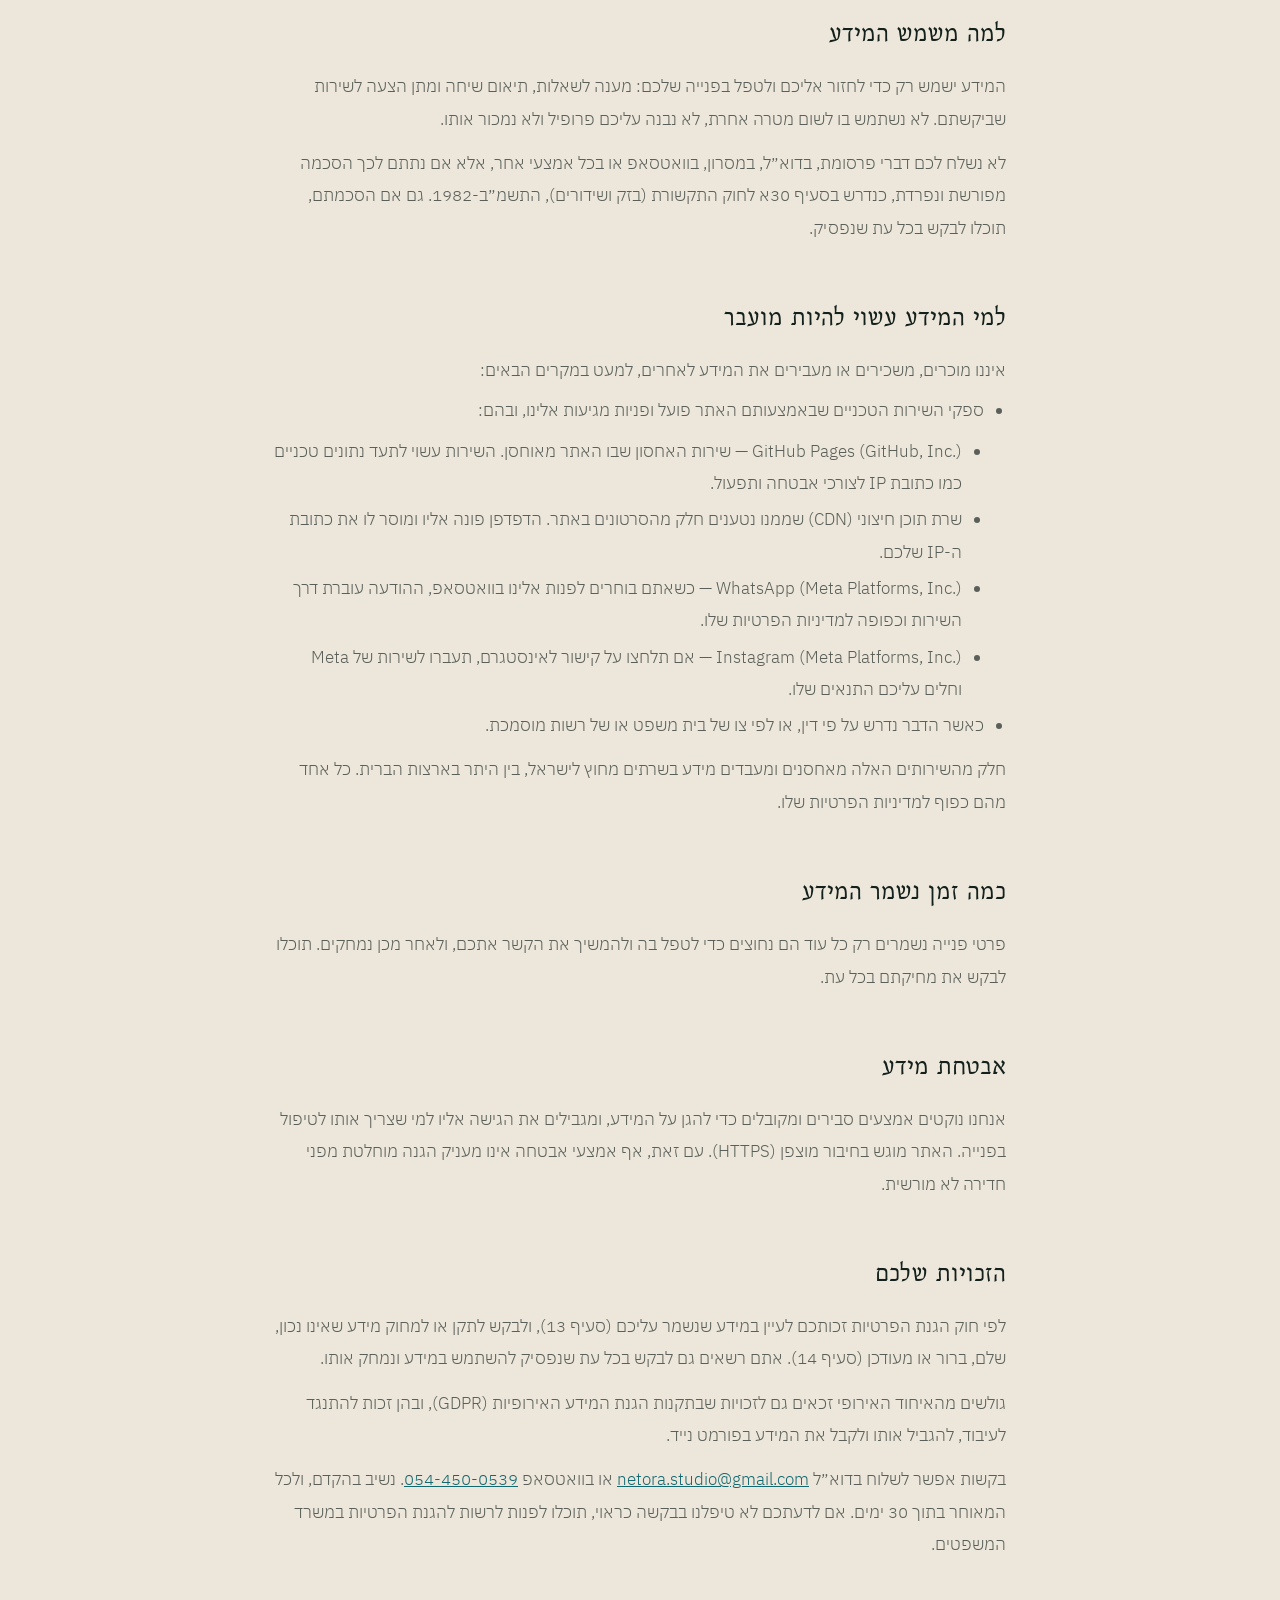
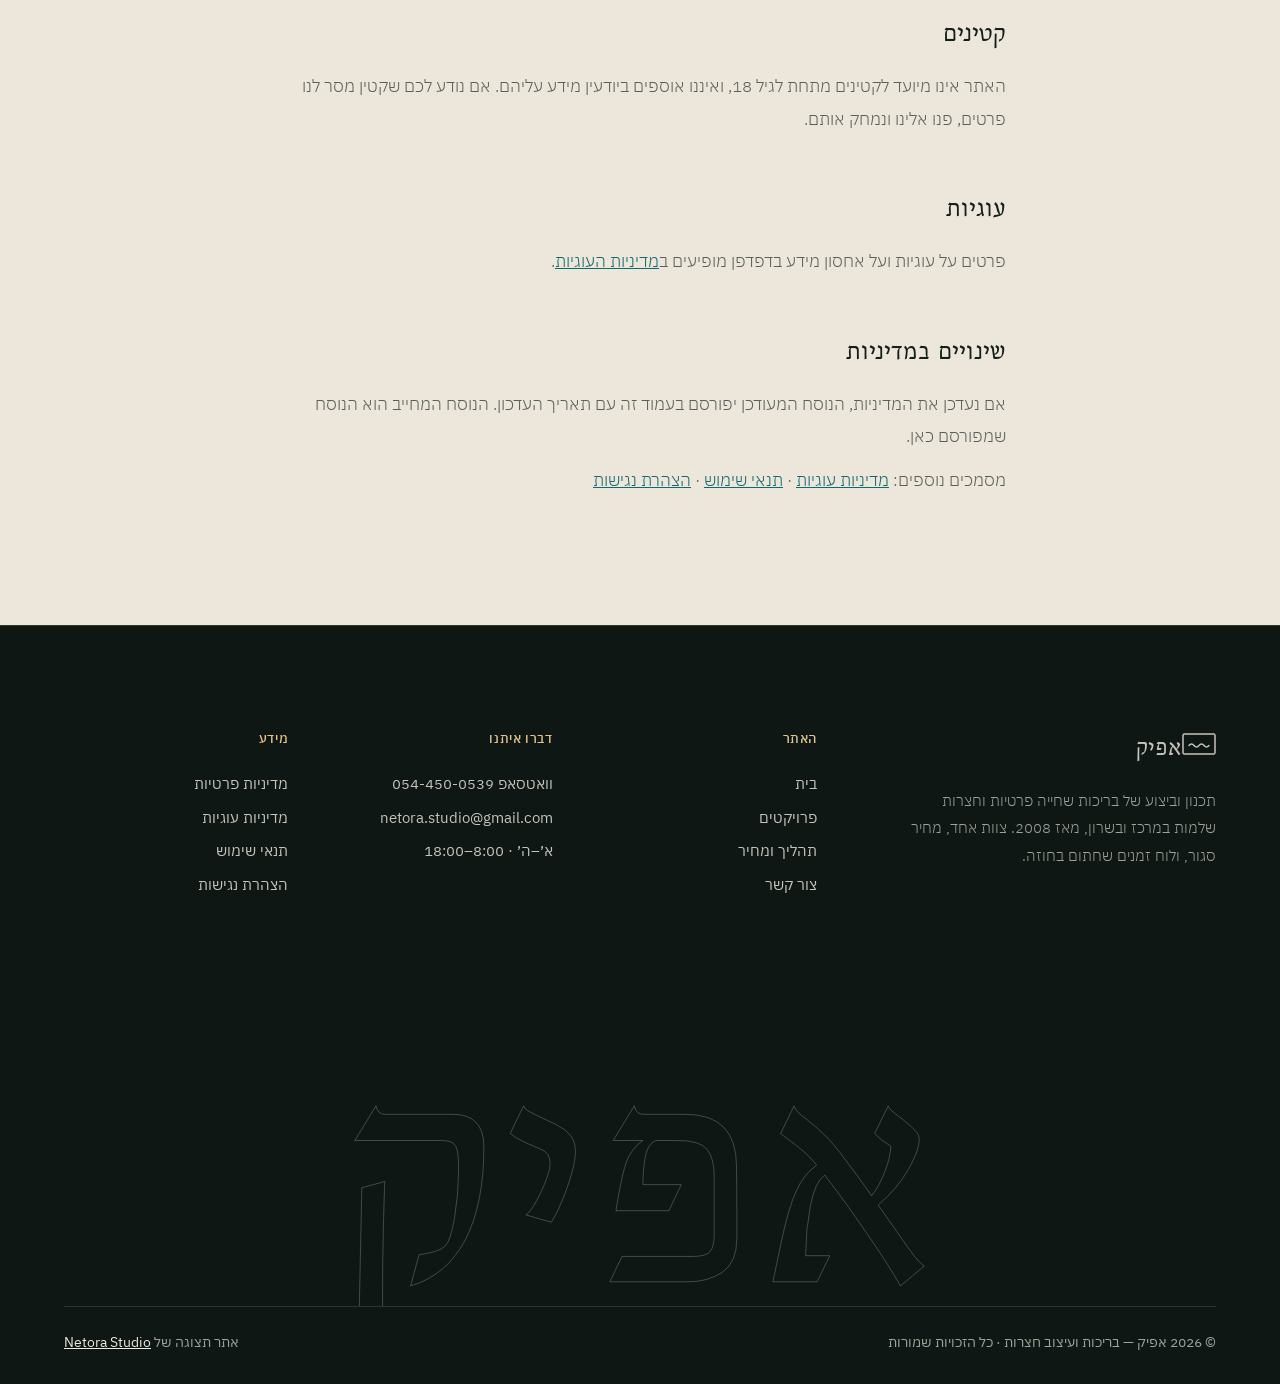
<file: privacy.html>
<!DOCTYPE html>
<html lang="he" dir="rtl">
<head>
<meta charset="utf-8">
<meta name="viewport" content="width=device-width, initial-scale=1, viewport-fit=cover">
<title>מדיניות פרטיות | אפיק</title>
<meta name="description" content="מדיניות פרטיות של אתר אפיק — בריכות שחייה ועיצוב חצרות.">
<meta name="theme-color" content="#0E1714">
<link rel="canonical" href="https://noamel1407-oss.github.io/afik/privacy.html">
<meta property="og:type" content="website">
<meta property="og:locale" content="he_IL">
<meta property="og:site_name" content="אפיק — בריכות ועיצוב חצרות">
<meta property="og:url" content="https://noamel1407-oss.github.io/afik/privacy.html">
<meta property="og:title" content="מדיניות פרטיות | אפיק">
<meta property="og:description" content="אפיק — בריכות שחייה ועיצוב חצרות.">
<meta property="og:image" content="https://noamel1407-oss.github.io/afik/media/share.jpg">
<meta property="og:image:secure_url" content="https://noamel1407-oss.github.io/afik/media/share.jpg">
<meta property="og:image:type" content="image/jpeg">
<meta property="og:image:width" content="1200">
<meta property="og:image:height" content="630">
<meta property="og:image:alt" content="בריכה בחצר מול בית עם חזית זכוכית, בשעת שקיעה, והשם אפיק">
<meta name="twitter:card" content="summary_large_image">
<meta name="twitter:title" content="מדיניות פרטיות | אפיק">
<meta name="twitter:description" content="אפיק — בריכות שחייה ועיצוב חצרות.">
<meta name="twitter:image" content="https://noamel1407-oss.github.io/afik/media/share.jpg">
<link rel="icon" href="data:image/svg+xml,%3Csvg xmlns='http://www.w3.org/2000/svg' viewBox='0 0 64 64'%3E%3Crect width='64' height='64' fill='%230E1714'/%3E%3Cg fill='none' stroke='%23ECE6DB' stroke-width='3' stroke-linecap='round'%3E%3Crect x='12' y='19' width='40' height='26' rx='2'/%3E%3Cpath d='M19 33q3-4 6.5 0t6.5 0 6.5 0 6 0'/%3E%3C/g%3E%3C/svg%3E">
<link rel="preload" href="fonts/bellefair-hebrew-400-normal.woff2" as="font" type="font/woff2" crossorigin>
<link rel="preload" href="fonts/ibm-plex-sans-hebrew-hebrew-300-normal.woff2" as="font" type="font/woff2" crossorigin>
<link rel="preload" href="fonts/ibm-plex-sans-hebrew-hebrew-400-normal.woff2" as="font" type="font/woff2" crossorigin>
<script>(function(){var d=document.documentElement;d.classList.add('js');try{if(sessionStorage.getItem('afik-go')){d.classList.add('veil-in');sessionStorage.removeItem('afik-go')}}catch(e){}})();</script>
<link rel="stylesheet" href="site.css?v=4">
<style id="nx-a11y">:focus-visible{outline:2px solid currentColor!important;outline-offset:3px!important}</style>
</head>
<body>
<a class="skip" href="#main">דילוג לתוכן</a>
<div id="veil" aria-hidden="true"></div>
<header id="nav" data-on="light">
  <a class="logo" href="index.html" aria-label="אפיק — לדף הבית"><svg viewBox="0 0 34 22" fill="none" stroke="currentColor" stroke-width="1.5" stroke-linecap="round" aria-hidden="true"><rect x="1" y="1" width="32" height="20" rx="1.5"/><path d="M7 12.5q2.5-3 5 0t5 0 5 0 5 0"/></svg><span>אפיק</span></a>
  <div class="nav-r">
    <span class="nav-status"><i aria-hidden="true"></i>מקבלים פרויקטים לקיץ <span class="sy">2027</span></span>
    <nav class="nav-links" aria-label="ראשי"><a href="projects.html">פרויקטים</a><a href="process.html">תהליך ומחיר</a><a href="contact.html">צור קשר</a></nav>
    <a class="nav-cta" href="contact.html">פגישת תכנון</a>
    <button class="burger" type="button" aria-label="תפריט" aria-expanded="false" aria-controls="menu"><i></i><i></i></button>
  </div>
</header>
<div id="menu" aria-label="תפריט">
  <nav><a href="index.html">בית</a><a href="projects.html">פרויקטים</a><a href="process.html">תהליך ומחיר</a><a href="contact.html">צור קשר</a></nav>
  <div class="m-foot"><a href="https://wa.me/972544500539" target="_blank" rel="noopener">וואטסאפ 054-450-0539</a><a href="mailto:netora.studio@gmail.com">netora.studio@gmail.com</a><span>א׳–ה׳ · 8:00–18:00</span></div>
</div>

<main id="main" class="legal">
  <div class="wrap">
    <div class="lbl">פרטיות</div>
    <h1>מדיניות פרטיות</h1>
<p class="upd">עודכן לאחרונה: 15 באוקטובר 2026</p>
<p>מסמך זה מסביר איזה מידע נאסף באתר אפיק, למה הוא משמש, למי הוא עשוי להיות מועבר ומהן הזכויות שלכם. המסמך נכתב בהתאם לחוק הגנת הפרטיות, התשמ״א-1981, כפי שתוקן בתיקון 13 שנכנס לתוקף באוגוסט 2025, ולתקנות הגנת הפרטיות (אבטחת מידע), התשע״ז-2017. הוא מנוסח בלשון רבים מטעמי נוחות ומתייחס לכל המגדרים.</p>
<h2>מי אחראי למידע</h2>
<p>אפיק הוא אתר תצוגה שעוצב ונבנה על ידי Netora Studio כדי להדגים יכולות עיצוב ופיתוח אתרים. האתר מופעל על ידי Netora Studio, והיא האחראית לכל מידע שנמסר בו (״בעלת השליטה״ במידע, כהגדרתה בחוק).</p>
<p>לכל שאלה או בקשה בנושא פרטיות: דוא״ל <a href="mailto:netora.studio@gmail.com" dir="ltr" style="unicode-bidi:isolate;white-space:nowrap">netora.studio@gmail.com</a> או וואטסאפ <a href="https://wa.me/972544500539" target="_blank" rel="noopener" dir="ltr" style="unicode-bidi:isolate;white-space:nowrap">054-450-0539</a>.</p>
<h2>איזה מידע נאסף</h2>
<p>גלישה באתר אינה מחייבת הרשמה ואינה דורשת למסור פרטים אישיים.</p>
<p>אם תבחרו למלא טופס באתר, תתבקשו למסור את הפרטים הבאים:</p>
<ul><li>שם מלא</li><li>מספר טלפון</li><li>יישוב</li><li>סוג הפרויקט והמועד המבוקש להתחלה</li><li>פרטים שתכתבו על החצר, והתצורה שתבחרו במחשבון</li></ul>
<p>טופס שמסתיים בוואטסאפ אינו שומר את הפרטים באתר ואינו שולח אותם בעצמו: בלחיצה על כפתור השליחה נפתחת אצלכם אפליקציית וואטסאפ עם הודעה מוכנה, והפרטים מגיעים אלינו רק אם תבחרו לשלוח אותה. עד אז הם נשארים במכשיר שלכם.</p>
<p>אם תפנו אלינו ישירות בוואטסאפ או בדוא״ל, נקבל את הפרטים שתבחרו לכתוב בהודעה.</p>
<p>כמו בכל אתר, בזמן הגלישה הדפדפן שלכם מוסר באופן אוטומטי נתונים טכניים, כמו כתובת IP, סוג הדפדפן והמכשיר ושעת הגישה, לשירות האחסון ולשירותים החיצוניים שמפורטים בהמשך. אנחנו לא משתמשים בנתונים אלה כדי לזהות אתכם, ולא מפעילים באתר כלים לניתוח גלישה, לפרסום מותאם אישית או למעקב.</p>
<h2>האם חובה למסור את המידע</h2>
<p>אינכם חייבים על פי חוק למסור לנו מידע כלשהו, ומסירתו תלויה ברצונכם ובהסכמתכם בלבד. עם זאת, בלי שם ודרך ליצור אתכם קשר לא נוכל לחזור אליכם ולטפל בפנייה.</p>
<h2>למה משמש המידע</h2>
<p>המידע ישמש רק כדי לחזור אליכם ולטפל בפנייה שלכם: מענה לשאלות, תיאום שיחה ומתן הצעה לשירות שביקשתם. לא נשתמש בו לשום מטרה אחרת, לא נבנה עליכם פרופיל ולא נמכור אותו.</p>
<p>לא נשלח לכם דברי פרסומת, בדוא״ל, במסרון, בוואטסאפ או בכל אמצעי אחר, אלא אם נתתם לכך הסכמה מפורשת ונפרדת, כנדרש בסעיף 30א לחוק התקשורת (בזק ושידורים), התשמ״ב-1982. גם אם הסכמתם, תוכלו לבקש בכל עת שנפסיק.</p>
<h2>למי המידע עשוי להיות מועבר</h2>
<p>איננו מוכרים, משכירים או מעבירים את המידע לאחרים, למעט במקרים הבאים:</p>
<ul><li>ספקי השירות הטכניים שבאמצעותם האתר פועל ופניות מגיעות אלינו, ובהם:<ul><li>GitHub Pages (GitHub, Inc.) — שירות האחסון שבו האתר מאוחסן. השירות עשוי לתעד נתונים טכניים כמו כתובת IP לצורכי אבטחה ותפעול.</li><li>שרת תוכן חיצוני (CDN) שממנו נטענים חלק מהסרטונים באתר. הדפדפן פונה אליו ומוסר לו את כתובת ה-IP שלכם.</li><li>WhatsApp (Meta Platforms, Inc.) — כשאתם בוחרים לפנות אלינו בוואטסאפ, ההודעה עוברת דרך השירות וכפופה למדיניות הפרטיות שלו.</li><li>Instagram (Meta Platforms, Inc.) — אם תלחצו על קישור לאינסטגרם, תעברו לשירות של Meta וחלים עליכם התנאים שלו.</li></ul></li><li>כאשר הדבר נדרש על פי דין, או לפי צו של בית משפט או של רשות מוסמכת.</li></ul>
<p>חלק מהשירותים האלה מאחסנים ומעבדים מידע בשרתים מחוץ לישראל, בין היתר בארצות הברית. כל אחד מהם כפוף למדיניות הפרטיות שלו.</p>
<h2>כמה זמן נשמר המידע</h2>
<p>פרטי פנייה נשמרים רק כל עוד הם נחוצים כדי לטפל בה ולהמשיך את הקשר אתכם, ולאחר מכן נמחקים. תוכלו לבקש את מחיקתם בכל עת.</p>
<h2>אבטחת מידע</h2>
<p>אנחנו נוקטים אמצעים סבירים ומקובלים כדי להגן על המידע, ומגבילים את הגישה אליו למי שצריך אותו לטיפול בפנייה. האתר מוגש בחיבור מוצפן (HTTPS). עם זאת, אף אמצעי אבטחה אינו מעניק הגנה מוחלטת מפני חדירה לא מורשית.</p>
<h2>הזכויות שלכם</h2>
<p>לפי חוק הגנת הפרטיות זכותכם לעיין במידע שנשמר עליכם (סעיף 13), ולבקש לתקן או למחוק מידע שאינו נכון, שלם, ברור או מעודכן (סעיף 14). אתם רשאים גם לבקש בכל עת שנפסיק להשתמש במידע ונמחק אותו.</p>
<p>גולשים מהאיחוד האירופי זכאים גם לזכויות שבתקנות הגנת המידע האירופיות (GDPR), ובהן זכות להתנגד לעיבוד, להגביל אותו ולקבל את המידע בפורמט נייד.</p>
<p>בקשות אפשר לשלוח בדוא״ל <a href="mailto:netora.studio@gmail.com" dir="ltr" style="unicode-bidi:isolate;white-space:nowrap">netora.studio@gmail.com</a> או בוואטסאפ <a href="https://wa.me/972544500539" target="_blank" rel="noopener" dir="ltr" style="unicode-bidi:isolate;white-space:nowrap">054-450-0539</a>. נשיב בהקדם, ולכל המאוחר בתוך 30 ימים. אם לדעתכם לא טיפלנו בבקשה כראוי, תוכלו לפנות לרשות להגנת הפרטיות במשרד המשפטים.</p>
<h2>קטינים</h2>
<p>האתר אינו מיועד לקטינים מתחת לגיל 18, ואיננו אוספים ביודעין מידע עליהם. אם נודע לכם שקטין מסר לנו פרטים, פנו אלינו ונמחק אותם.</p>
<h2>עוגיות</h2>
<p>פרטים על עוגיות ועל אחסון מידע בדפדפן מופיעים ב<a class="nx-doc" href="cookies.html">מדיניות העוגיות</a>.</p>
<h2>שינויים במדיניות</h2>
<p>אם נעדכן את המדיניות, הנוסח המעודכן יפורסם בעמוד זה עם תאריך העדכון. הנוסח המחייב הוא הנוסח שמפורסם כאן.</p>
<p class="nx-docs">מסמכים נוספים: <a class="nx-doc" href="cookies.html">מדיניות עוגיות</a> · <a class="nx-doc" href="terms.html">תנאי שימוש</a> · <a class="nx-doc" href="accessibility.html">הצהרת נגישות</a></p>
</div>
</main>
<footer class="site on-dark" data-nav="dark">
  <div class="wrap">
    <div class="f-grid">
      <div>
        <a class="logo" href="index.html" style="color:var(--on-night)"><svg viewBox="0 0 34 22" fill="none" stroke="currentColor" stroke-width="1.5" stroke-linecap="round" aria-hidden="true"><rect x="1" y="1" width="32" height="20" rx="1.5"/><path d="M7 12.5q2.5-3 5 0t5 0 5 0 5 0"/></svg><span>אפיק</span></a>
        <p class="about" style="margin-top:20px">תכנון וביצוע של בריכות שחייה פרטיות וחצרות שלמות במרכז ובשרון, מאז 2008. צוות אחד, מחיר סגור, ולוח זמנים שחתום בחוזה.</p>
      </div>
      <div><h4>האתר</h4><a href="index.html">בית</a><a href="projects.html">פרויקטים</a><a href="process.html">תהליך ומחיר</a><a href="contact.html">צור קשר</a></div>
      <div><h4>דברו איתנו</h4><a href="https://wa.me/972544500539" target="_blank" rel="noopener">וואטסאפ <span dir="ltr">054-450-0539</span></a><a href="mailto:netora.studio@gmail.com">netora.studio@gmail.com</a><a href="contact.html">א׳–ה׳ · 8:00–18:00</a></div>
      <div><h4>מידע</h4><a href="privacy.html">מדיניות פרטיות</a><a href="cookies.html">מדיניות עוגיות</a><a href="terms.html">תנאי שימוש</a><a href="accessibility.html">הצהרת נגישות</a></div>
    </div>
    <div class="f-word" aria-hidden="true">אפיק</div>
    <div class="f-base">
      <span>© <span id="yr">2026</span> אפיק — בריכות ועיצוב חצרות · כל הזכויות שמורות</span>
      <span>אתר תצוגה של <a href="https://www.instagram.com/netora._studio/" target="_blank" rel="noopener">Netora Studio</a></span>
    </div>
  </div>
</footer>
<a class="wa-fab" href="https://wa.me/972544500539" target="_blank" rel="noopener" aria-label="כתבו לנו בוואטסאפ"><svg viewBox="0 0 24 24" fill="currentColor" aria-hidden="true"><path d="M.057 24l1.687-6.163a11.867 11.867 0 0 1-1.587-5.946C.16 5.335 5.495 0 12.05 0a11.817 11.817 0 0 1 8.413 3.488 11.824 11.824 0 0 1 3.48 8.414c-.003 6.557-5.338 11.892-11.893 11.892a11.9 11.9 0 0 1-5.688-1.448L.057 24zm6.597-3.807c1.676.995 3.276 1.591 5.392 1.592 5.448 0 9.886-4.434 9.889-9.885.002-5.462-4.415-9.89-9.881-9.892-5.452 0-9.887 4.434-9.889 9.884-.001 2.225.651 3.891 1.746 5.634l-.999 3.648 3.742-.981zm11.387-5.464c-.074-.124-.272-.198-.57-.347-.297-.149-1.758-.868-2.031-.967-.272-.099-.47-.149-.669.149-.198.297-.768.967-.941 1.165-.173.198-.347.223-.644.074-.297-.149-1.255-.462-2.39-1.475-.883-.788-1.48-1.761-1.653-2.059-.173-.297-.018-.458.13-.606.134-.133.297-.347.446-.521.151-.172.2-.296.3-.495.099-.198.05-.372-.025-.521-.075-.148-.669-1.611-.916-2.206-.242-.579-.487-.501-.669-.51l-.57-.01c-.198 0-.52.074-.792.372s-1.04 1.016-1.04 2.479 1.065 2.876 1.213 3.074c.149.198 2.095 3.2 5.076 4.487.709.306 1.263.489 1.694.626.712.226 1.36.194 1.872.118.571-.085 1.758-.719 2.006-1.413.248-.695.248-1.29.173-1.414z"/></svg><span class="tip">כתבו לנו בוואטסאפ</span></a>
<script src="site.js?v=4"></script>
</body>
</html>
</file>
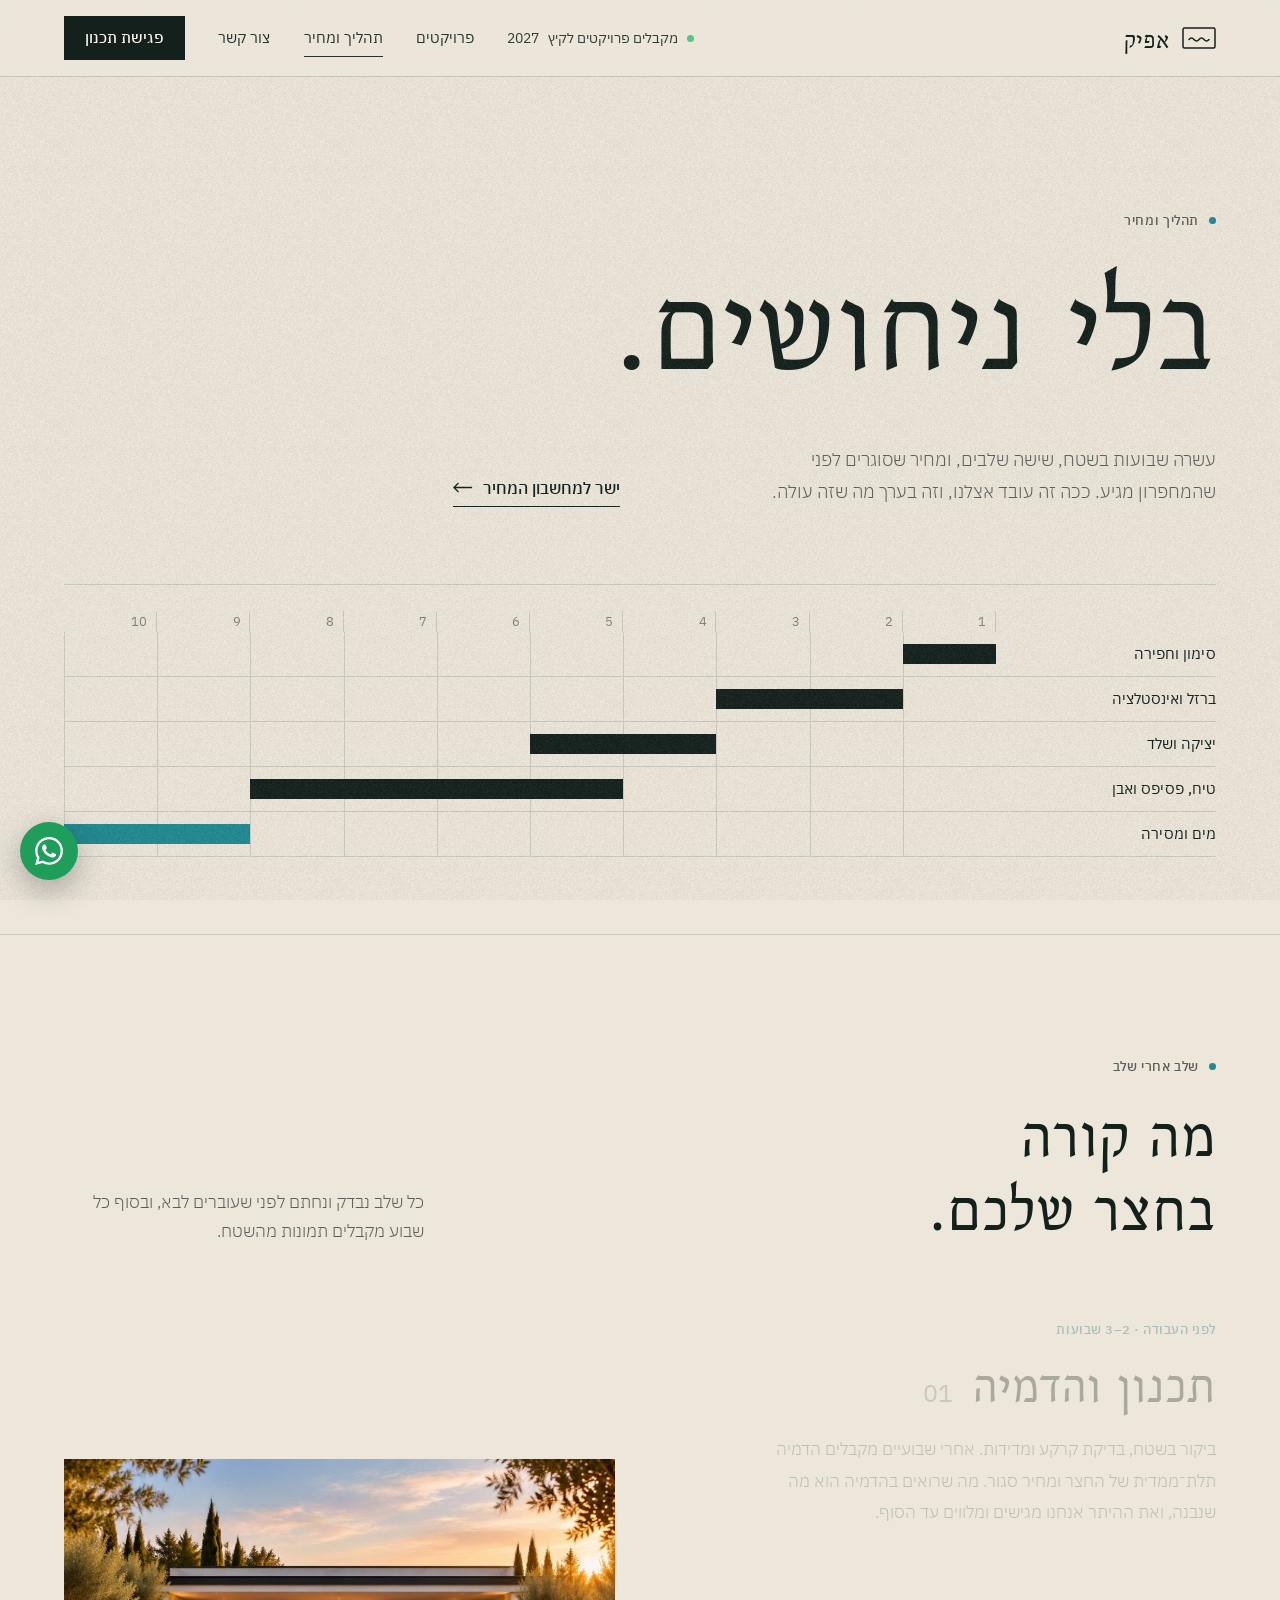
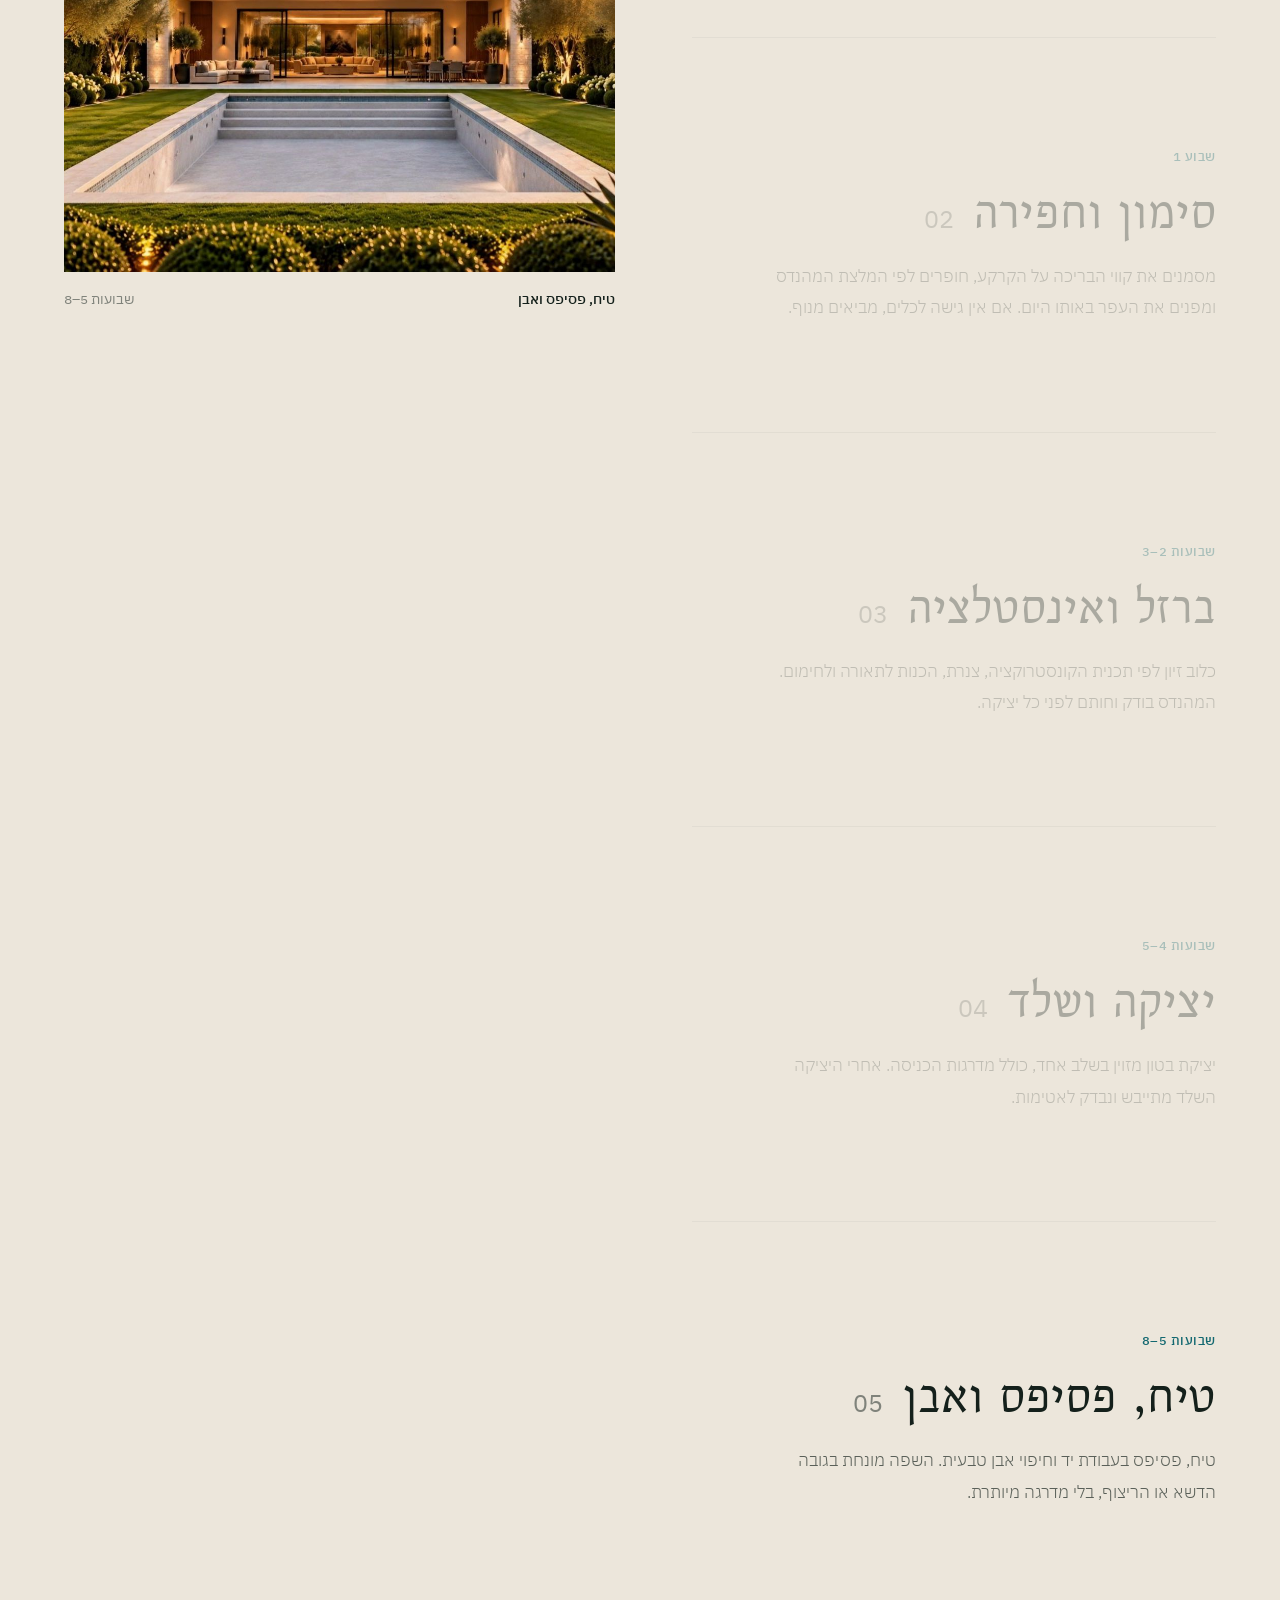
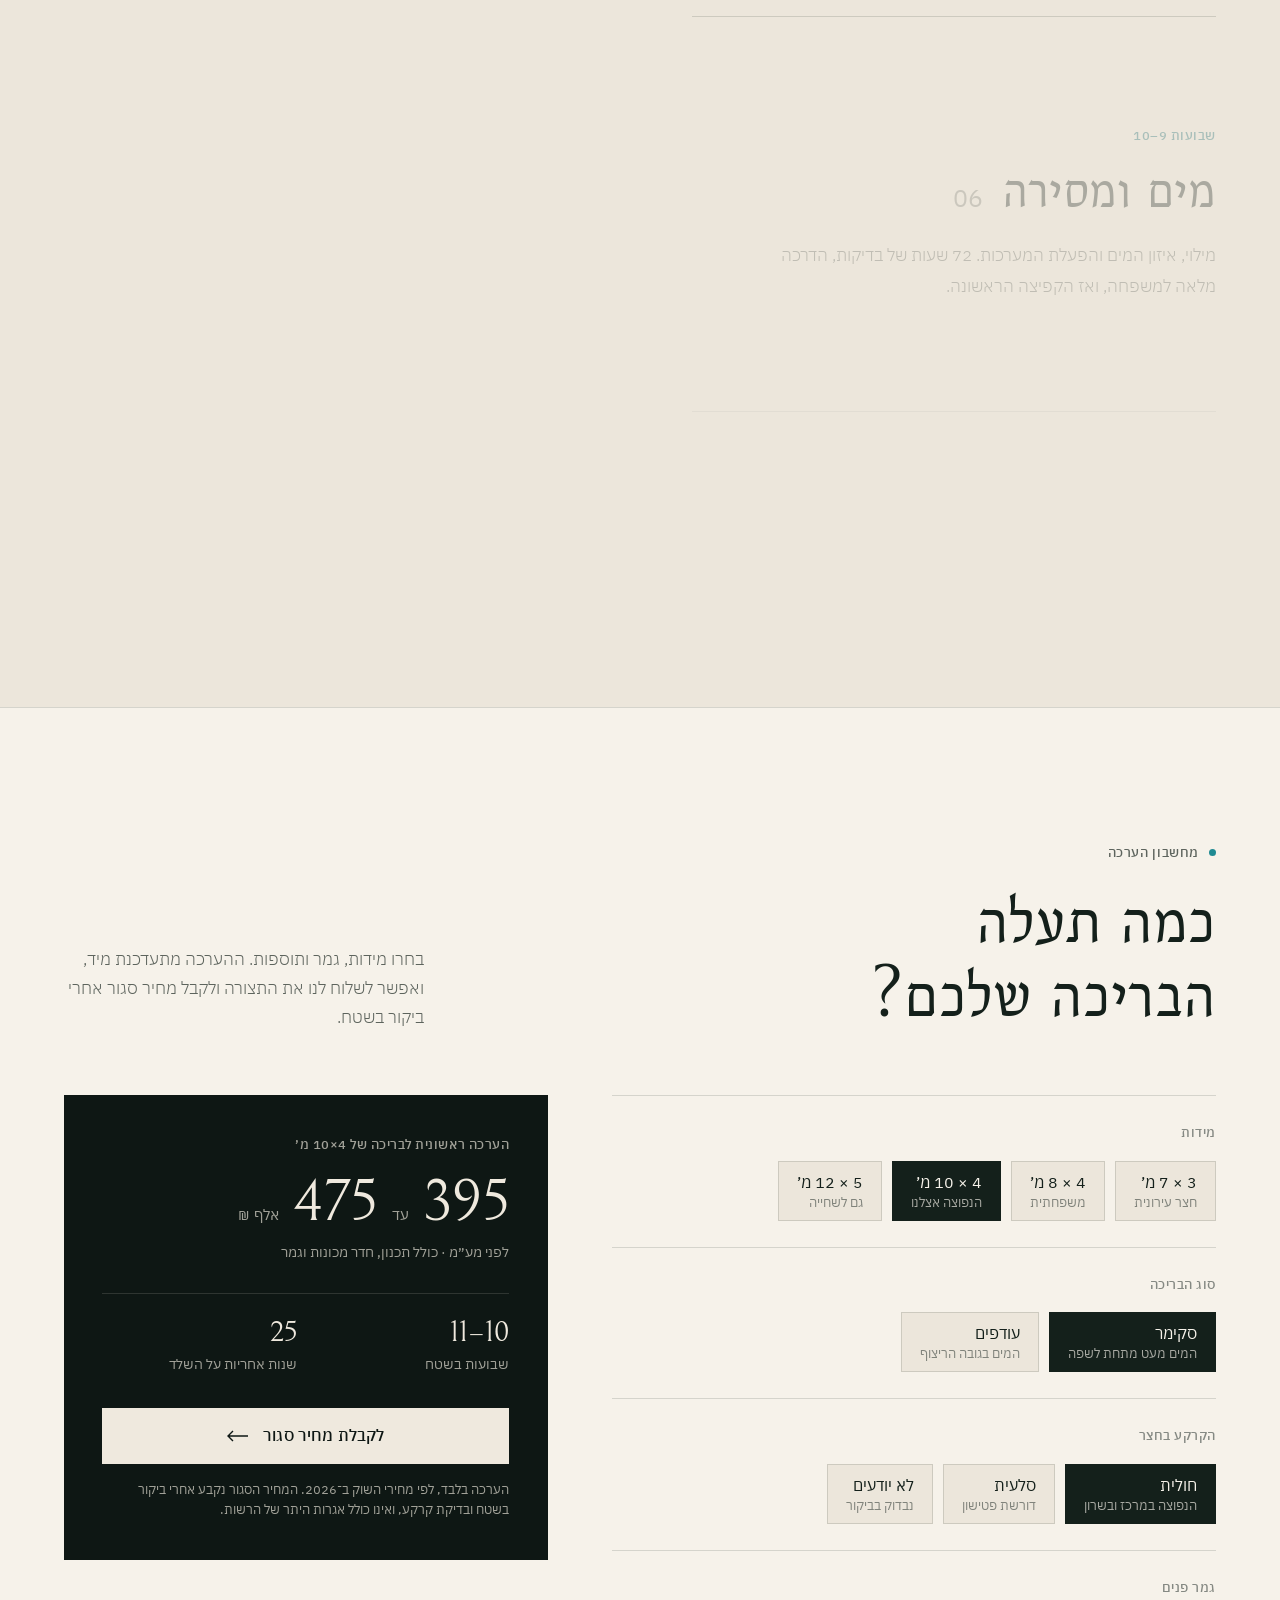
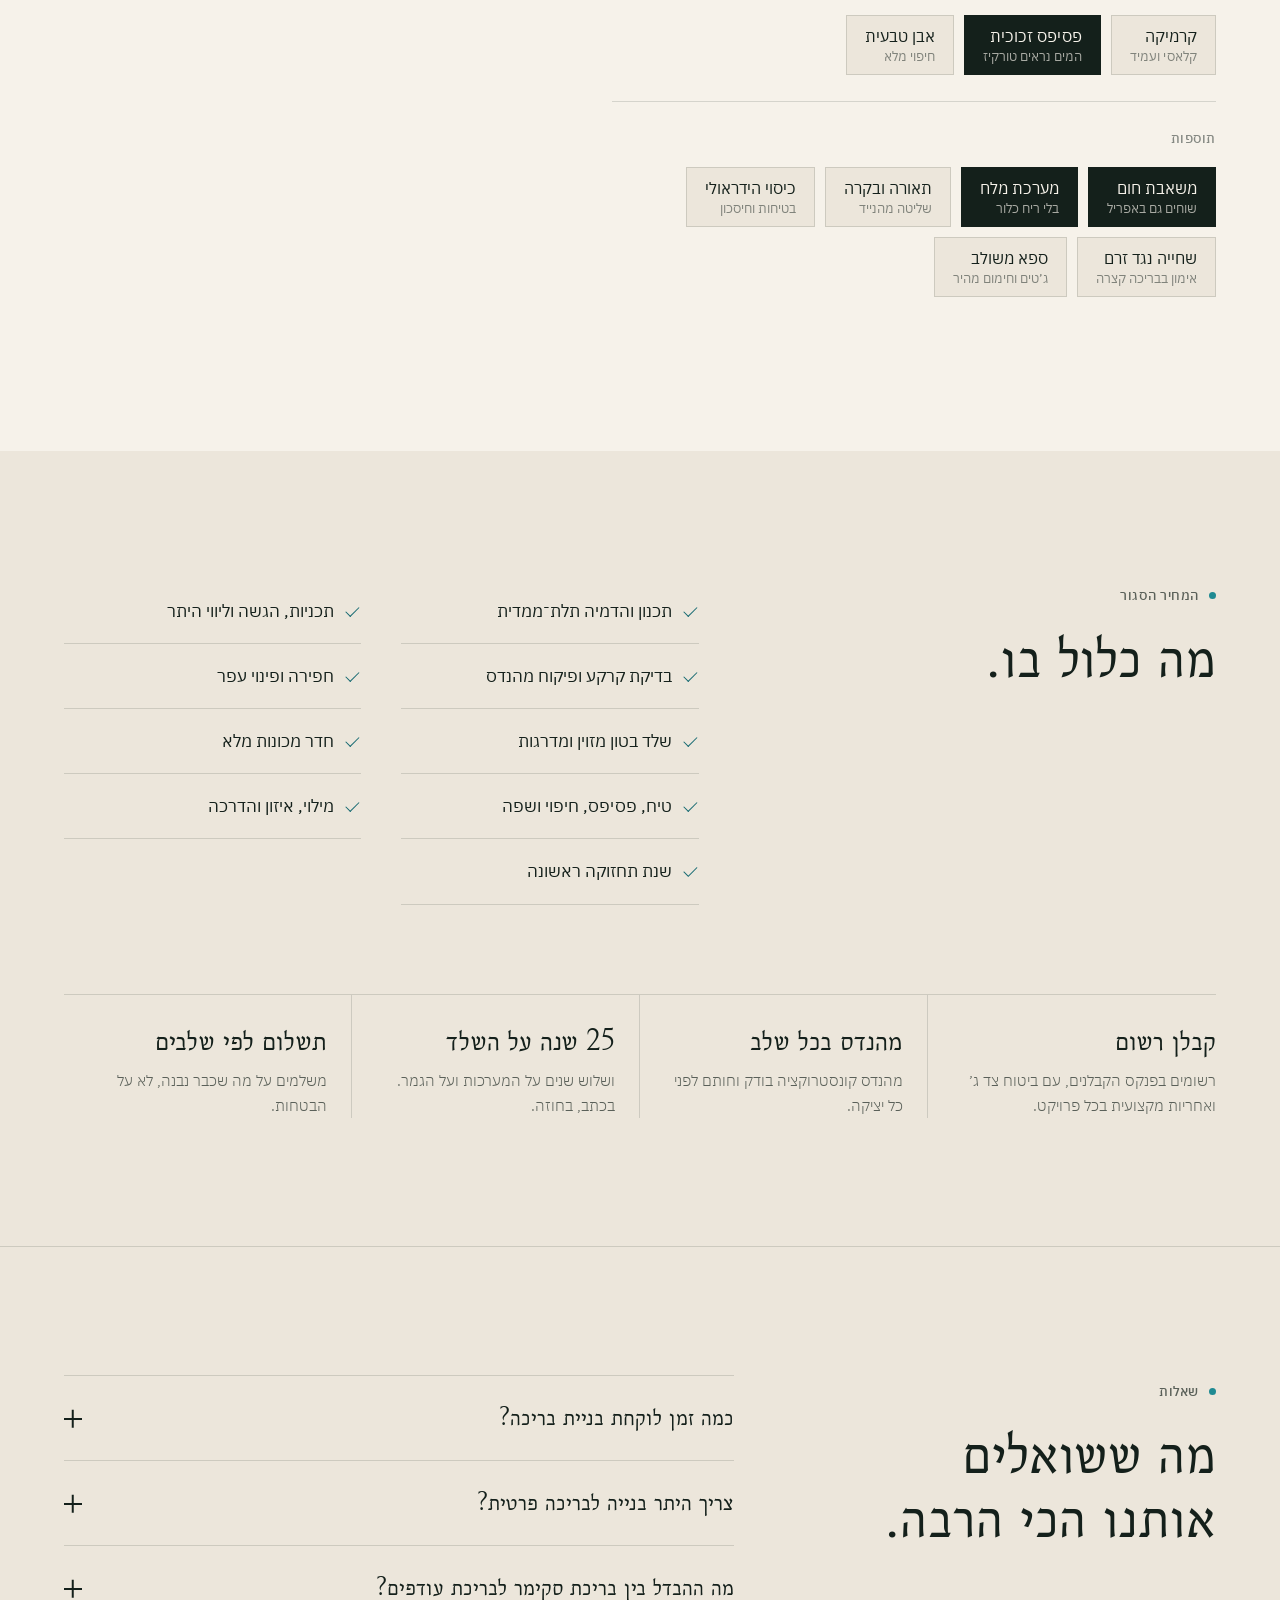
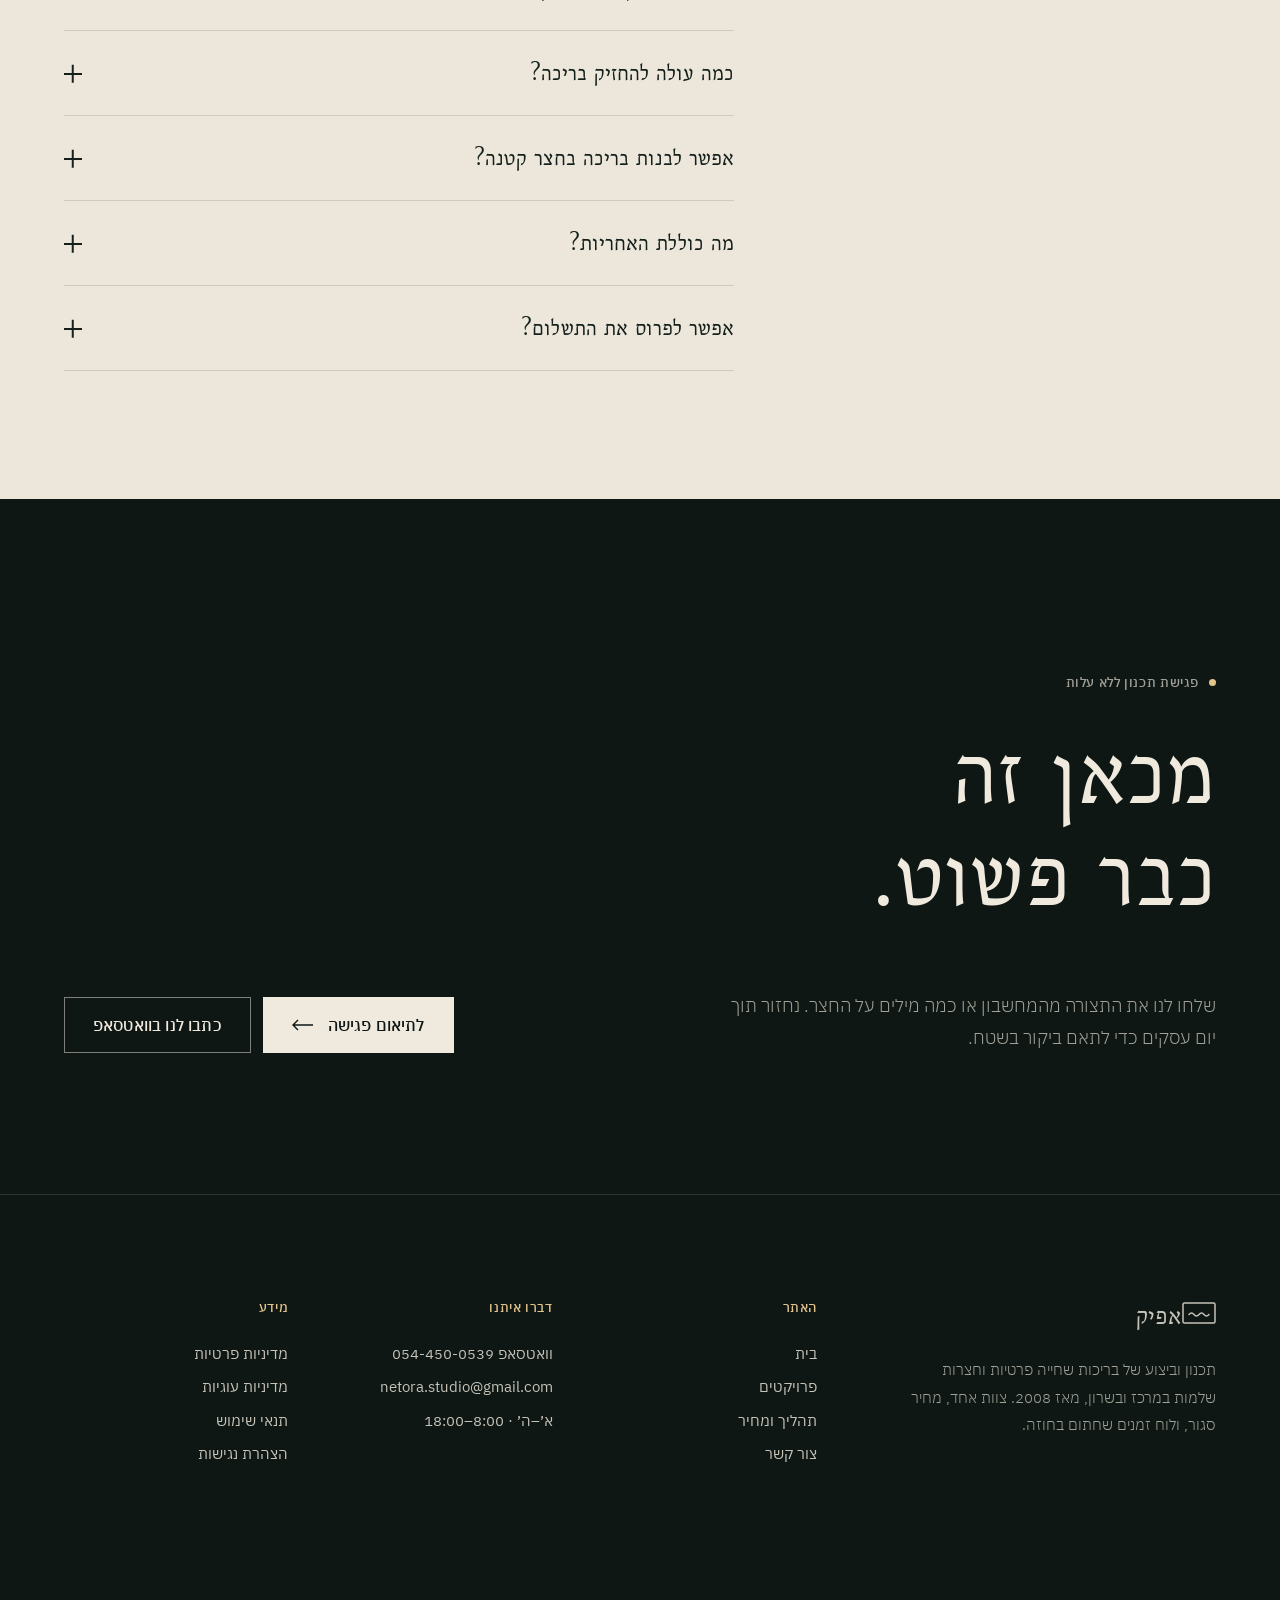
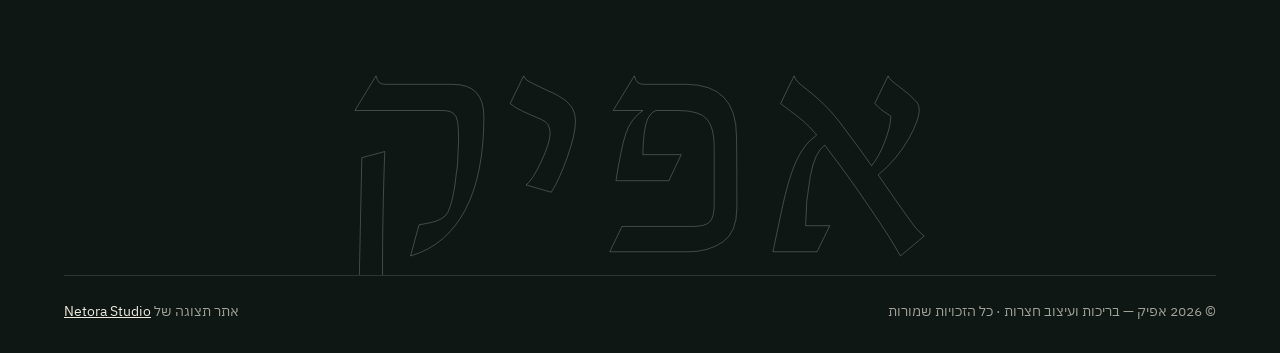
<file: process.html>
<!DOCTYPE html>
<html lang="he" dir="rtl">
<head>
<meta charset="utf-8">
<meta name="viewport" content="width=device-width, initial-scale=1, viewport-fit=cover">
<title>תהליך ומחיר: כמה עולה בריכה? | אפיק</title>
<meta name="description" content="כמה עולה בריכת שחייה פרטית וכמה זמן זה לוקח? מחשבון הערכה, לוח זמנים שבוע אחרי שבוע, ומה כלול במחיר הסגור של אפיק.">
<meta name="theme-color" content="#0E1714">
<link rel="canonical" href="https://noamel1407-oss.github.io/afik/process.html">
<meta property="og:type" content="website">
<meta property="og:locale" content="he_IL">
<meta property="og:site_name" content="אפיק — בריכות ועיצוב חצרות">
<meta property="og:url" content="https://noamel1407-oss.github.io/afik/process.html">
<meta property="og:title" content="כמה עולה בריכה בחצר? מחשבון הערכה | אפיק">
<meta property="og:description" content="בחרו מידות, גמר ותוספות וקבלו הערכה מיידית, ולוח זמנים של עשרה שבועות בשטח.">
<meta property="og:image" content="https://noamel1407-oss.github.io/afik/media/share.jpg">
<meta property="og:image:secure_url" content="https://noamel1407-oss.github.io/afik/media/share.jpg">
<meta property="og:image:type" content="image/jpeg">
<meta property="og:image:width" content="1200">
<meta property="og:image:height" content="630">
<meta property="og:image:alt" content="בריכה בחצר מול בית עם חזית זכוכית, בשעת שקיעה, והשם אפיק">
<meta name="twitter:card" content="summary_large_image">
<meta name="twitter:title" content="כמה עולה בריכה בחצר? מחשבון הערכה | אפיק">
<meta name="twitter:description" content="בחרו מידות, גמר ותוספות וקבלו הערכה מיידית, ולוח זמנים של עשרה שבועות בשטח.">
<meta name="twitter:image" content="https://noamel1407-oss.github.io/afik/media/share.jpg">
<link rel="icon" href="data:image/svg+xml,%3Csvg xmlns='http://www.w3.org/2000/svg' viewBox='0 0 64 64'%3E%3Crect width='64' height='64' fill='%230E1714'/%3E%3Cg fill='none' stroke='%23ECE6DB' stroke-width='3' stroke-linecap='round'%3E%3Crect x='12' y='19' width='40' height='26' rx='2'/%3E%3Cpath d='M19 33q3-4 6.5 0t6.5 0 6.5 0 6 0'/%3E%3C/g%3E%3C/svg%3E">
<link rel="preload" href="fonts/bellefair-hebrew-400-normal.woff2" as="font" type="font/woff2" crossorigin>
<link rel="preload" href="fonts/ibm-plex-sans-hebrew-hebrew-300-normal.woff2" as="font" type="font/woff2" crossorigin>
<link rel="preload" href="fonts/ibm-plex-sans-hebrew-hebrew-400-normal.woff2" as="font" type="font/woff2" crossorigin>
<script>(function(){var d=document.documentElement;d.classList.add('js');try{if(sessionStorage.getItem('afik-go')){d.classList.add('veil-in');sessionStorage.removeItem('afik-go')}}catch(e){}})();</script>
<link rel="stylesheet" href="site.css?v=4">
<style id="nx-a11y">:focus-visible{outline:2px solid currentColor!important;outline-offset:3px!important}</style>
</head>
<body>
<a class="skip" href="#main">דילוג לתוכן</a>
<div id="veil" aria-hidden="true"></div>
<header id="nav" data-on="light">
  <a class="logo" href="index.html" aria-label="אפיק — לדף הבית"><svg viewBox="0 0 34 22" fill="none" stroke="currentColor" stroke-width="1.5" stroke-linecap="round" aria-hidden="true"><rect x="1" y="1" width="32" height="20" rx="1.5"/><path d="M7 12.5q2.5-3 5 0t5 0 5 0 5 0"/></svg><span>אפיק</span></a>
  <div class="nav-r">
    <span class="nav-status"><i aria-hidden="true"></i>מקבלים פרויקטים לקיץ <span class="sy">2027</span></span>
    <nav class="nav-links" aria-label="ראשי"><a href="projects.html">פרויקטים</a><a href="process.html" aria-current="page">תהליך ומחיר</a><a href="contact.html">צור קשר</a></nav>
    <a class="nav-cta" href="contact.html">פגישת תכנון</a>
    <button class="burger" type="button" aria-label="תפריט" aria-expanded="false" aria-controls="menu"><i></i><i></i></button>
  </div>
</header>
<div id="menu" aria-label="תפריט">
  <nav><a href="index.html">בית</a><a href="projects.html">פרויקטים</a><a href="process.html" aria-current="page">תהליך ומחיר</a><a href="contact.html">צור קשר</a></nav>
  <div class="m-foot"><a href="https://wa.me/972544500539" target="_blank" rel="noopener">וואטסאפ 054-450-0539</a><a href="mailto:netora.studio@gmail.com">netora.studio@gmail.com</a><span>א׳–ה׳ · 8:00–18:00</span></div>
</div>

<main id="main">
<section class="plain-hero">
  <div class="wrap">
    <div class="lbl" data-rv>תהליך ומחיר</div>
    <h1 class="split"><span class="ln"><span>בלי ניחושים.</span></span></h1>
    <div class="sub">
      <p data-rv>עשרה שבועות בשטח, שישה שלבים, ומחיר שסוגרים לפני שהמחפרון מגיע. ככה זה עובד אצלנו, וזה בערך מה שזה עולה.</p>
      <div data-rv="2"><a class="tl" href="#calc-sec">ישר למחשבון המחיר <svg class="ar" viewBox="0 0 22 12" fill="none" stroke="currentColor" stroke-width="1.4" aria-hidden="true"><path d="M21 6H1M6 1 1 6l5 5"/></svg></a></div>
    </div>
    <div class="gantt" role="img" aria-label="לוח זמנים: סימון וחפירה בשבוע 1, ברזל בשבועות 2 עד 3, יציקה בשבועות 4 עד 5, גמר בשבועות 5 עד 8, מים ומסירה בשבועות 9 עד 10">
      <div class="g-scale"><span>1</span><span>2</span><span>3</span><span>4</span><span>5</span><span>6</span><span>7</span><span>8</span><span>9</span><span>10</span></div>
      <div class="g-row"><div class="t">סימון וחפירה</div><div class="g-track"><i class="g-bar" style="--s:0;--d:1"></i></div></div><div class="g-row"><div class="t">ברזל ואינסטלציה</div><div class="g-track"><i class="g-bar" style="--s:1;--d:2"></i></div></div><div class="g-row"><div class="t">יציקה ושלד</div><div class="g-track"><i class="g-bar" style="--s:3;--d:2"></i></div></div><div class="g-row"><div class="t">טיח, פסיפס ואבן</div><div class="g-track"><i class="g-bar" style="--s:4;--d:4"></i></div></div><div class="g-row"><div class="t">מים ומסירה</div><div class="g-track"><i class="g-bar w" style="--s:8;--d:2"></i></div></div>
    </div>
  </div>
</section>

<section class="phases">
  <div class="wrap">
    <div class="sec-head"><div><div class="lbl" data-rv>שלב אחרי שלב</div><h2 class="split"><span class="ln"><span>מה קורה</span></span><span class="ln"><span>בחצר שלכם.</span></span></h2></div><p data-rv>כל שלב נבדק ונחתם לפני שעוברים לבא, ובסוף כל שבוע מקבלים תמונות מהשטח.</p></div>
    <div class="ph-grid">
      <div class="ph-list">
        <article class="ph" data-name="תכנון והדמיה" data-weeks="לפני העבודה">
          <div class="w">לפני העבודה · 2–3 שבועות</div>
          <h3>תכנון והדמיה <i>01</i></h3>
          <p>ביקור בשטח, בדיקת קרקע ומדידות. אחרי שבועיים מקבלים הדמיה תלת־ממדית של החצר ומחיר סגור. מה שרואים בהדמיה הוא מה שנבנה, ואת ההיתר אנחנו מגישים ומלווים עד הסוף.</p>
          <div class="mob"><img src="media/phase-0.jpg" alt="המדשאה לפני תחילת העבודה" loading="lazy" decoding="async"></div>
        </article>
        <article class="ph" data-name="סימון וחפירה" data-weeks="שבוע 1">
          <div class="w">שבוע 1</div>
          <h3>סימון וחפירה <i>02</i></h3>
          <p>מסמנים את קווי הבריכה על הקרקע, חופרים לפי המלצת המהנדס ומפנים את העפר באותו היום. אם אין גישה לכלים, מביאים מנוף.</p>
          <div class="mob"><img src="media/phase-1.jpg" alt="בור החפירה" loading="lazy" decoding="async"></div>
        </article>
        <article class="ph" data-name="ברזל ואינסטלציה" data-weeks="שבועות 2–3">
          <div class="w">שבועות 2–3</div>
          <h3>ברזל ואינסטלציה <i>03</i></h3>
          <p>כלוב זיון לפי תכנית הקונסטרוקציה, צנרת, הכנות לתאורה ולחימום. המהנדס בודק וחותם לפני כל יציקה.</p>
          <div class="mob"><img src="media/phase-2.jpg" alt="כלוב הברזל בחפירה" loading="lazy" decoding="async"></div>
        </article>
        <article class="ph" data-name="יציקה ושלד" data-weeks="שבועות 4–5">
          <div class="w">שבועות 4–5</div>
          <h3>יציקה ושלד <i>04</i></h3>
          <p>יציקת בטון מזוין בשלב אחד, כולל מדרגות הכניסה. אחרי היציקה השלד מתייבש ונבדק לאטימות.</p>
          <div class="mob"><img src="media/phase-3.jpg" alt="שלד הבטון עם המדרגות" loading="lazy" decoding="async"></div>
        </article>
        <article class="ph" data-name="טיח, פסיפס ואבן" data-weeks="שבועות 5–8">
          <div class="w">שבועות 5–8</div>
          <h3>טיח, פסיפס ואבן <i>05</i></h3>
          <p>טיח, פסיפס בעבודת יד וחיפוי אבן טבעית. השפה מונחת בגובה הדשא או הריצוף, בלי מדרגה מיותרת.</p>
          <div class="mob"><img src="media/phase-4.jpg" alt="הבריכה אחרי הגמר, לפני המים" loading="lazy" decoding="async"></div>
        </article>
        <article class="ph" data-name="מים ומסירה" data-weeks="שבועות 9–10">
          <div class="w">שבועות 9–10</div>
          <h3>מים ומסירה <i>06</i></h3>
          <p>מילוי, איזון המים והפעלת המערכות. 72 שעות של בדיקות, הדרכה מלאה למשפחה, ואז הקפיצה הראשונה.</p>
          <div class="mob"><img src="media/phase-5.jpg" alt="הבריכה מתמלאת" loading="lazy" decoding="async"></div>
        </article>
      </div>
      <div class="ph-pin" aria-hidden="true"><div class="ph-frame"><img src="media/phase-0.jpg" alt="המדשאה לפני תחילת העבודה" decoding="async"><img src="media/phase-1.jpg" alt="בור החפירה" loading="lazy" decoding="async"><img src="media/phase-2.jpg" alt="כלוב הברזל בחפירה" loading="lazy" decoding="async"><img src="media/phase-3.jpg" alt="שלד הבטון עם המדרגות" loading="lazy" decoding="async"><img src="media/phase-4.jpg" alt="הבריכה אחרי הגמר, לפני המים" loading="lazy" decoding="async"><img src="media/phase-5.jpg" alt="הבריכה מתמלאת" loading="lazy" decoding="async"></div><div class="ph-cap"></div></div>
    </div>
  </div>
</section>

<section class="calc" id="calc-sec">
  <div class="wrap">
    <div class="sec-head"><div><div class="lbl" data-rv>מחשבון הערכה</div><h2 class="split"><span class="ln"><span>כמה תעלה</span></span><span class="ln"><span>הבריכה שלכם?</span></span></h2></div><p data-rv>בחרו מידות, גמר ותוספות. ההערכה מתעדכנת מיד, ואפשר לשלוח לנו את התצורה ולקבל מחיר סגור אחרי ביקור בשטח.</p></div>
    <form class="calc-grid" id="calc" onsubmit="return false">
      <div>
        <fieldset class="q"><legend>מידות</legend><div class="opts">
          <label class="opt"><input type="radio" name="size" value="s"><span>3 × 7 מ׳<small>חצר עירונית</small></span></label><label class="opt"><input type="radio" name="size" value="m"><span>4 × 8 מ׳<small>משפחתית</small></span></label><label class="opt"><input type="radio" name="size" value="l" checked><span>4 × 10 מ׳<small>הנפוצה אצלנו</small></span></label><label class="opt"><input type="radio" name="size" value="xl"><span>5 × 12 מ׳<small>גם לשחייה</small></span></label>
        </div></fieldset>
        <fieldset class="q"><legend>סוג הבריכה</legend><div class="opts">
          <label class="opt"><input type="radio" name="type" value="sk" checked><span>סקימר<small>המים מעט מתחת לשפה</small></span></label><label class="opt"><input type="radio" name="type" value="ov"><span>עודפים<small>המים בגובה הריצוף</small></span></label>
        </div></fieldset>
        <fieldset class="q"><legend>הקרקע בחצר</legend><div class="opts">
          <label class="opt"><input type="radio" name="soil" value="sand" checked><span>חולית<small>הנפוצה במרכז ובשרון</small></span></label><label class="opt"><input type="radio" name="soil" value="rock"><span>סלעית<small>דורשת פטישון</small></span></label><label class="opt"><input type="radio" name="soil" value="unk"><span>לא יודעים<small>נבדוק בביקור</small></span></label>
        </div></fieldset>
        <fieldset class="q"><legend>גמר פנים</legend><div class="opts">
          <label class="opt"><input type="radio" name="finish" value="cer"><span>קרמיקה<small>קלאסי ועמיד</small></span></label><label class="opt"><input type="radio" name="finish" value="mos" checked><span>פסיפס זכוכית<small>המים נראים טורקיז</small></span></label><label class="opt"><input type="radio" name="finish" value="stone"><span>אבן טבעית<small>חיפוי מלא</small></span></label>
        </div></fieldset>
        <fieldset class="q"><legend>תוספות</legend><div class="opts">
          <label class="opt"><input type="checkbox" name="add" value="heat" checked><span>משאבת חום<small>שוחים גם באפריל</small></span></label><label class="opt"><input type="checkbox" name="add" value="salt" checked><span>מערכת מלח<small>בלי ריח כלור</small></span></label><label class="opt"><input type="checkbox" name="add" value="light"><span>תאורה ובקרה<small>שליטה מהנייד</small></span></label><label class="opt"><input type="checkbox" name="add" value="cover"><span>כיסוי הידראולי<small>בטיחות וחיסכון</small></span></label><label class="opt"><input type="checkbox" name="add" value="swim"><span>שחייה נגד זרם<small>אימון בבריכה קצרה</small></span></label><label class="opt"><input type="checkbox" name="add" value="spa"><span>ספא משולב<small>ג׳טים וחימום מהיר</small></span></label>
        </div></fieldset>
        <a class="res-mini" href="#res" aria-hidden="true" tabindex="-1"><span><b data-o="lo2">0</b> עד <b data-o="hi2">0</b> אלף ₪</span><span>לפרטים</span></a>
      </div>
      <aside class="res" id="res" aria-live="polite">
        <div class="k">הערכה ראשונית לבריכה של <span data-o="sz">4×10 מ׳</span></div>
        <div class="price"><span data-o="lo">0</span> <small>עד</small> <span data-o="hi">0</span> <small>אלף ₪</small></div>
        <div class="vat">לפני מע״מ · כולל תכנון, חדר מכונות וגמר</div>
        <div class="meta"><div><b data-o="wk">10–11</b><span>שבועות בשטח</span></div><div><b>25</b><span>שנות אחריות על השלד</span></div></div>
        <a class="btn light" data-o="go" href="contact.html">לקבלת מחיר סגור <svg class="ar" viewBox="0 0 22 12" fill="none" stroke="currentColor" stroke-width="1.4" aria-hidden="true"><path d="M21 6H1M6 1 1 6l5 5"/></svg></a>
        <p class="fine">הערכה בלבד, לפי מחירי השוק ב־2026. המחיר הסגור נקבע אחרי ביקור בשטח ובדיקת קרקע, ואינו כולל אגרות היתר של הרשות.</p>
      </aside>
    </form>
  </div>
</section>

<section class="inc">
  <div class="wrap">
    <div class="inc-grid">
      <div><div class="lbl" data-rv>המחיר הסגור</div><h2 class="split"><span class="ln"><span>מה כלול בו.</span></span></h2></div>
      <ul data-rv="2"><li>תכנון והדמיה תלת־ממדית</li><li>תכניות, הגשה וליווי היתר</li><li>בדיקת קרקע ופיקוח מהנדס</li><li>חפירה ופינוי עפר</li><li>שלד בטון מזוין ומדרגות</li><li>חדר מכונות מלא</li><li>טיח, פסיפס, חיפוי ושפה</li><li>מילוי, איזון והדרכה</li><li>שנת תחזוקה ראשונה</li></ul>
    </div>
    <div class="trust">
      <div data-rv><b>קבלן רשום</b><span>רשומים בפנקס הקבלנים, עם ביטוח צד ג׳ ואחריות מקצועית בכל פרויקט.</span></div>
      <div data-rv="2"><b>מהנדס בכל שלב</b><span>מהנדס קונסטרוקציה בודק וחותם לפני כל יציקה.</span></div>
      <div data-rv="3"><b>25 שנה על השלד</b><span>ושלוש שנים על המערכות ועל הגמר. בכתב, בחוזה.</span></div>
      <div data-rv="4"><b>תשלום לפי שלבים</b><span>משלמים על מה שכבר נבנה, לא על הבטחות.</span></div>
    </div>
  </div>
</section>

<section class="faq">
  <div class="wrap">
    <div class="faq-grid">
      <div><div class="lbl" data-rv>שאלות</div><h2 class="split"><span class="ln"><span>מה ששואלים</span></span><span class="ln"><span>אותנו הכי הרבה.</span></span></h2></div>
      <div data-rv="2"><details><summary>כמה זמן לוקחת בניית בריכה?<i aria-hidden="true"></i></summary><div class="ans">בשטח, כעשרה שבועות לבריכה בגודל 4 על 10 מטרים. לפני כן יש שבועיים־שלושה של תכנון, והליך היתר שמשכו תלוי ברשות המקומית. את ההיתר אנחנו מגישים ומלווים.</div></details><details><summary>צריך היתר בנייה לבריכה פרטית?<i aria-hidden="true"></i></summary><div class="ans">ברוב הרשויות כן. אנחנו מכינים את התכניות עם אדריכל ומהנדס, מגישים ומלווים עד קבלת ההיתר. אגרות הרשות משולמות בנפרד ומשתנות מעיר לעיר.</div></details><details><summary>מה ההבדל בין בריכת סקימר לבריכת עודפים?<i aria-hidden="true"></i></summary><div class="ans">בסקימר פני המים נמוכים בכמה סנטימטרים מהשפה. בבריכת עודפים המים גולשים לתעלה היקפית ונמצאים בגובה הריצוף. המראה נקי יותר, והעלות גבוהה יותר בגלל התעלה ומיכל האיזון.</div></details><details><summary>כמה עולה להחזיק בריכה?<i aria-hidden="true"></i></summary><div class="ans">זה תלוי בגודל, בחימום ובשימוש. מערכת מלח, משאבה חסכונית וכיסוי מורידים משמעותית את ההוצאה על כימיקלים וחשמל. בפגישת התכנון נציג הערכה לחצר שלכם.</div></details><details><summary>אפשר לבנות בריכה בחצר קטנה?<i aria-hidden="true"></i></summary><div class="ans">כן. בריכות של 3 על 6 מטרים, ואפילו בריכות טבילה קטנות יותר, נכנסות גם לחצרות עירוניות. מה שקובע הוא הגישה לכלים, וגם כשאין גישה יש פתרון עם מנוף.</div></details><details><summary>מה כוללת האחריות?<i aria-hidden="true"></i></summary><div class="ans">25 שנה על שלד הבטון, שלוש שנים על המערכות ועל הגמר, ושנת תחזוקה ראשונה ללא עלות. הכול כתוב בחוזה.</div></details><details><summary>אפשר לפרוס את התשלום?<i aria-hidden="true"></i></summary><div class="ans">כן. התשלומים נפרסים לפי שלבי העבודה, כך שמשלמים על מה שכבר נבנה. אפשר גם לשלב מימון חיצוני, ונשמח להסביר בפגישה.</div></details></div>
    </div>
  </div>
</section>

<section class="call on-dark" data-nav="dark">
  <div class="wrap">
    <div class="lbl light" data-rv>פגישת תכנון ללא עלות</div>
    <h2 class="split"><span class="ln"><span>מכאן זה</span></span><span class="ln"><span>כבר פשוט.</span></span></h2>
    <div class="row2">
      <p data-rv>שלחו לנו את התצורה מהמחשבון או כמה מילים על החצר. נחזור תוך יום עסקים כדי לתאם ביקור בשטח.</p>
      <div class="acts" data-rv="2"><a class="btn" href="contact.html">לתיאום פגישה <svg class="ar" viewBox="0 0 22 12" fill="none" stroke="currentColor" stroke-width="1.4" aria-hidden="true"><path d="M21 6H1M6 1 1 6l5 5"/></svg></a><a class="btn ghost" href="https://wa.me/972544500539" target="_blank" rel="noopener">כתבו לנו בוואטסאפ</a></div>
    </div>
  </div>
</section>

</main>
<footer class="site on-dark" data-nav="dark">
  <div class="wrap">
    <div class="f-grid">
      <div>
        <a class="logo" href="index.html" style="color:var(--on-night)"><svg viewBox="0 0 34 22" fill="none" stroke="currentColor" stroke-width="1.5" stroke-linecap="round" aria-hidden="true"><rect x="1" y="1" width="32" height="20" rx="1.5"/><path d="M7 12.5q2.5-3 5 0t5 0 5 0 5 0"/></svg><span>אפיק</span></a>
        <p class="about" style="margin-top:20px">תכנון וביצוע של בריכות שחייה פרטיות וחצרות שלמות במרכז ובשרון, מאז 2008. צוות אחד, מחיר סגור, ולוח זמנים שחתום בחוזה.</p>
      </div>
      <div><h4>האתר</h4><a href="index.html">בית</a><a href="projects.html">פרויקטים</a><a href="process.html">תהליך ומחיר</a><a href="contact.html">צור קשר</a></div>
      <div><h4>דברו איתנו</h4><a href="https://wa.me/972544500539" target="_blank" rel="noopener">וואטסאפ <span dir="ltr">054-450-0539</span></a><a href="mailto:netora.studio@gmail.com">netora.studio@gmail.com</a><a href="contact.html">א׳–ה׳ · 8:00–18:00</a></div>
      <div><h4>מידע</h4><a href="privacy.html">מדיניות פרטיות</a><a href="cookies.html">מדיניות עוגיות</a><a href="terms.html">תנאי שימוש</a><a href="accessibility.html">הצהרת נגישות</a></div>
    </div>
    <div class="f-word" aria-hidden="true">אפיק</div>
    <div class="f-base">
      <span>© <span id="yr">2026</span> אפיק — בריכות ועיצוב חצרות · כל הזכויות שמורות</span>
      <span>אתר תצוגה של <a href="https://www.instagram.com/netora._studio/" target="_blank" rel="noopener">Netora Studio</a></span>
    </div>
  </div>
</footer>
<a class="wa-fab" href="https://wa.me/972544500539" target="_blank" rel="noopener" aria-label="כתבו לנו בוואטסאפ"><svg viewBox="0 0 24 24" fill="currentColor" aria-hidden="true"><path d="M.057 24l1.687-6.163a11.867 11.867 0 0 1-1.587-5.946C.16 5.335 5.495 0 12.05 0a11.817 11.817 0 0 1 8.413 3.488 11.824 11.824 0 0 1 3.48 8.414c-.003 6.557-5.338 11.892-11.893 11.892a11.9 11.9 0 0 1-5.688-1.448L.057 24zm6.597-3.807c1.676.995 3.276 1.591 5.392 1.592 5.448 0 9.886-4.434 9.889-9.885.002-5.462-4.415-9.89-9.881-9.892-5.452 0-9.887 4.434-9.889 9.884-.001 2.225.651 3.891 1.746 5.634l-.999 3.648 3.742-.981zm11.387-5.464c-.074-.124-.272-.198-.57-.347-.297-.149-1.758-.868-2.031-.967-.272-.099-.47-.149-.669.149-.198.297-.768.967-.941 1.165-.173.198-.347.223-.644.074-.297-.149-1.255-.462-2.39-1.475-.883-.788-1.48-1.761-1.653-2.059-.173-.297-.018-.458.13-.606.134-.133.297-.347.446-.521.151-.172.2-.296.3-.495.099-.198.05-.372-.025-.521-.075-.148-.669-1.611-.916-2.206-.242-.579-.487-.501-.669-.51l-.57-.01c-.198 0-.52.074-.792.372s-1.04 1.016-1.04 2.479 1.065 2.876 1.213 3.074c.149.198 2.095 3.2 5.076 4.487.709.306 1.263.489 1.694.626.712.226 1.36.194 1.872.118.571-.085 1.758-.719 2.006-1.413.248-.695.248-1.29.173-1.414z"/></svg><span class="tip">כתבו לנו בוואטסאפ</span></a>
<script src="site.js?v=4"></script>
</body>
</html>
</file>
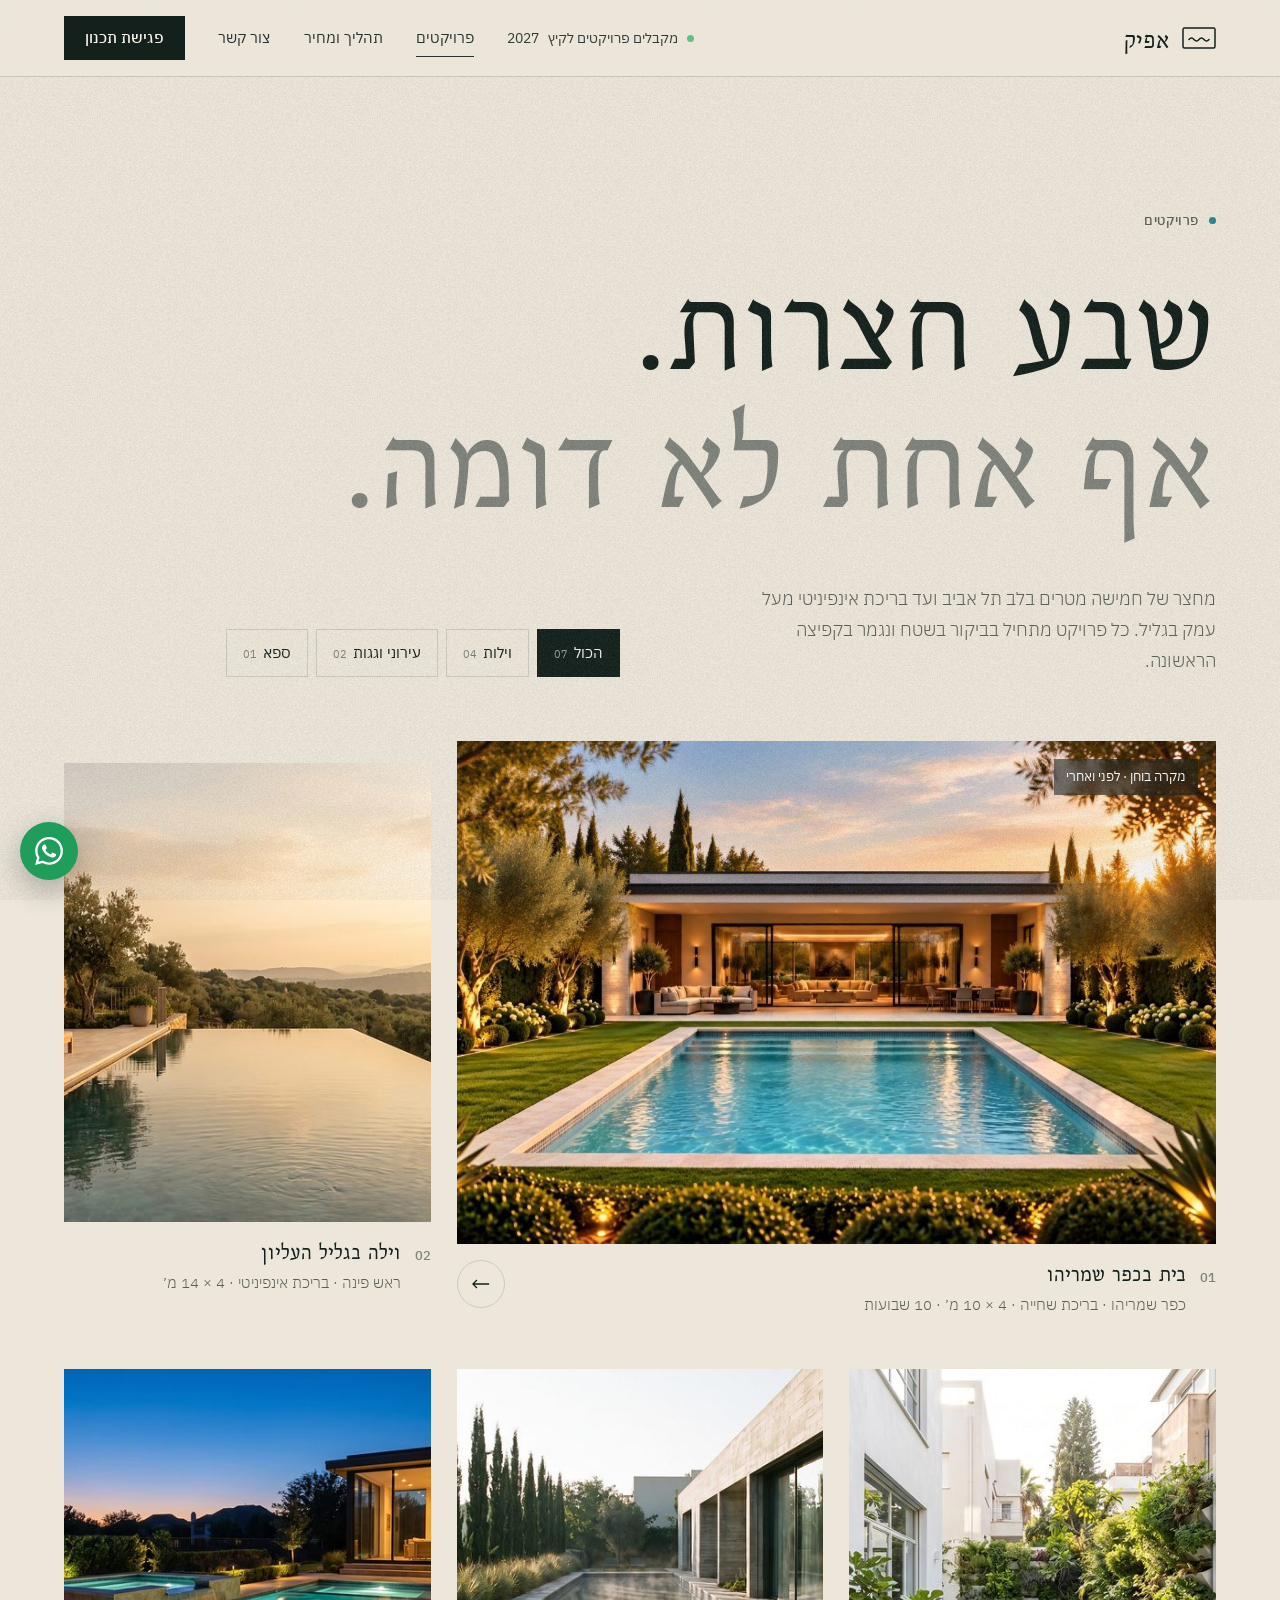
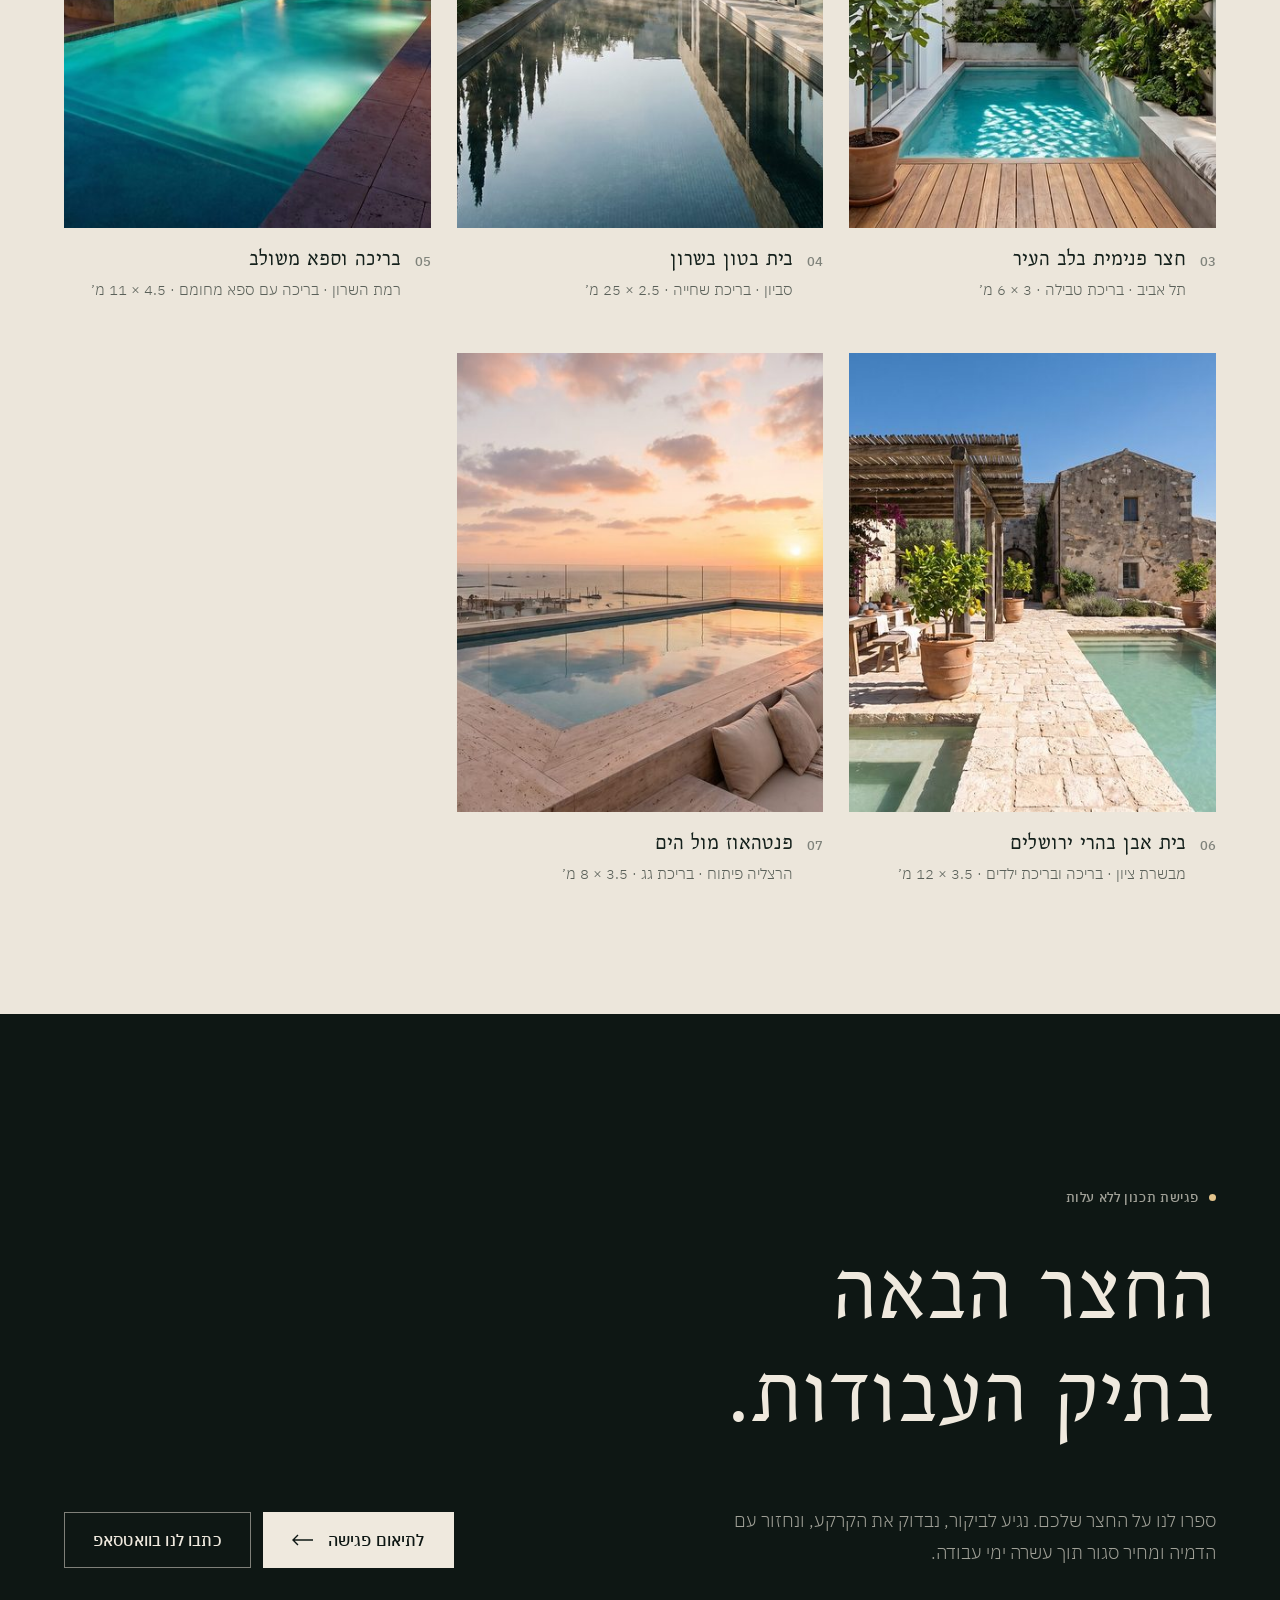
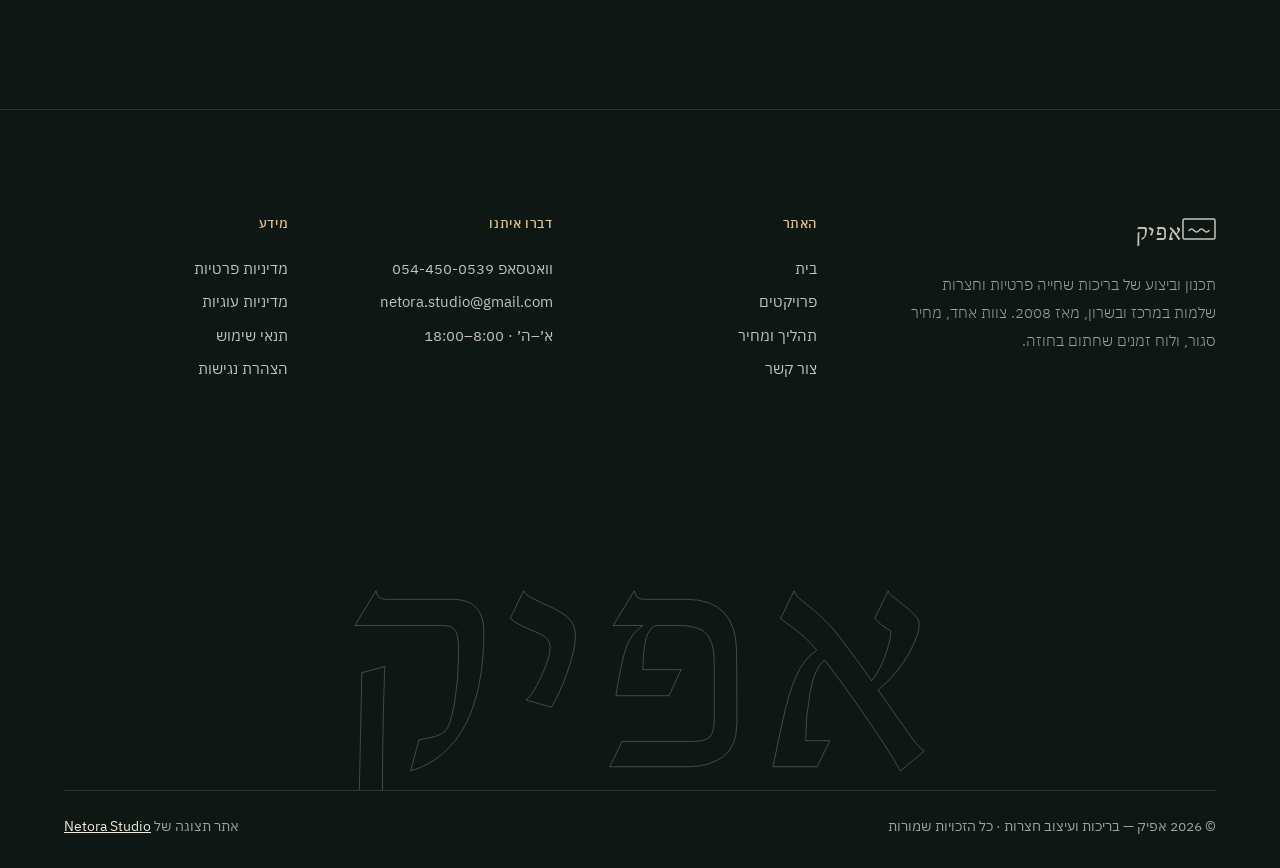
<file: projects.html>
<!DOCTYPE html>
<html lang="he" dir="rtl">
<head>
<meta charset="utf-8">
<meta name="viewport" content="width=device-width, initial-scale=1, viewport-fit=cover">
<title>פרויקטים — בריכות שבנינו | אפיק</title>
<meta name="description" content="שבע בריכות ושבע חצרות: אינפיניטי בגליל, בריכת טבילה בתל אביב, בריכת גג מול הים ועוד. מידות, משך עבודה וגמר לכל פרויקט.">
<meta name="theme-color" content="#0E1714">
<link rel="canonical" href="https://noamel1407-oss.github.io/afik/projects.html">
<meta property="og:type" content="website">
<meta property="og:locale" content="he_IL">
<meta property="og:site_name" content="אפיק — בריכות ועיצוב חצרות">
<meta property="og:url" content="https://noamel1407-oss.github.io/afik/projects.html">
<meta property="og:title" content="שבע חצרות, אף אחת לא דומה | אפיק">
<meta property="og:description" content="אינפיניטי מעל עמק בגליל, בריכת טבילה בלב תל אביב, בריכת גג מול הים. תיק העבודות של אפיק.">
<meta property="og:image" content="https://noamel1407-oss.github.io/afik/media/share-work.jpg">
<meta property="og:image:secure_url" content="https://noamel1407-oss.github.io/afik/media/share-work.jpg">
<meta property="og:image:type" content="image/jpeg">
<meta property="og:image:width" content="1200">
<meta property="og:image:height" content="630">
<meta property="og:image:alt" content="בריכה בחצר מול בית עם חזית זכוכית, בשעת שקיעה, והשם אפיק">
<meta name="twitter:card" content="summary_large_image">
<meta name="twitter:title" content="שבע חצרות, אף אחת לא דומה | אפיק">
<meta name="twitter:description" content="אינפיניטי מעל עמק בגליל, בריכת טבילה בלב תל אביב, בריכת גג מול הים. תיק העבודות של אפיק.">
<meta name="twitter:image" content="https://noamel1407-oss.github.io/afik/media/share-work.jpg">
<link rel="icon" href="data:image/svg+xml,%3Csvg xmlns='http://www.w3.org/2000/svg' viewBox='0 0 64 64'%3E%3Crect width='64' height='64' fill='%230E1714'/%3E%3Cg fill='none' stroke='%23ECE6DB' stroke-width='3' stroke-linecap='round'%3E%3Crect x='12' y='19' width='40' height='26' rx='2'/%3E%3Cpath d='M19 33q3-4 6.5 0t6.5 0 6.5 0 6 0'/%3E%3C/g%3E%3C/svg%3E">
<link rel="preload" href="fonts/bellefair-hebrew-400-normal.woff2" as="font" type="font/woff2" crossorigin>
<link rel="preload" href="fonts/ibm-plex-sans-hebrew-hebrew-300-normal.woff2" as="font" type="font/woff2" crossorigin>
<link rel="preload" href="fonts/ibm-plex-sans-hebrew-hebrew-400-normal.woff2" as="font" type="font/woff2" crossorigin>
<script>(function(){var d=document.documentElement;d.classList.add('js');try{if(sessionStorage.getItem('afik-go')){d.classList.add('veil-in');sessionStorage.removeItem('afik-go')}}catch(e){}})();</script>
<link rel="stylesheet" href="site.css?v=4">
<style id="nx-a11y">:focus-visible{outline:2px solid currentColor!important;outline-offset:3px!important}</style>
</head>
<body>
<a class="skip" href="#main">דילוג לתוכן</a>
<div id="veil" aria-hidden="true"></div>
<header id="nav" data-on="light">
  <a class="logo" href="index.html" aria-label="אפיק — לדף הבית"><svg viewBox="0 0 34 22" fill="none" stroke="currentColor" stroke-width="1.5" stroke-linecap="round" aria-hidden="true"><rect x="1" y="1" width="32" height="20" rx="1.5"/><path d="M7 12.5q2.5-3 5 0t5 0 5 0 5 0"/></svg><span>אפיק</span></a>
  <div class="nav-r">
    <span class="nav-status"><i aria-hidden="true"></i>מקבלים פרויקטים לקיץ <span class="sy">2027</span></span>
    <nav class="nav-links" aria-label="ראשי"><a href="projects.html" aria-current="page">פרויקטים</a><a href="process.html">תהליך ומחיר</a><a href="contact.html">צור קשר</a></nav>
    <a class="nav-cta" href="contact.html">פגישת תכנון</a>
    <button class="burger" type="button" aria-label="תפריט" aria-expanded="false" aria-controls="menu"><i></i><i></i></button>
  </div>
</header>
<div id="menu" aria-label="תפריט">
  <nav><a href="index.html">בית</a><a href="projects.html" aria-current="page">פרויקטים</a><a href="process.html">תהליך ומחיר</a><a href="contact.html">צור קשר</a></nav>
  <div class="m-foot"><a href="https://wa.me/972544500539" target="_blank" rel="noopener">וואטסאפ 054-450-0539</a><a href="mailto:netora.studio@gmail.com">netora.studio@gmail.com</a><span>א׳–ה׳ · 8:00–18:00</span></div>
</div>

<main id="main">
<section class="plain-hero pf-hero">
  <div class="wrap">
    <div class="lbl" data-rv>פרויקטים</div>
    <h1 class="split two"><span class="ln"><span>שבע חצרות.</span></span><span class="ln"><span>אף אחת לא דומה.</span></span></h1>
    <div class="sub">
      <p data-rv>מחצר של חמישה מטרים בלב תל אביב ועד בריכת אינפיניטי מעל עמק בגליל. כל פרויקט מתחיל בביקור בשטח ונגמר בקפיצה הראשונה.</p>
      <div class="chips" role="group" aria-label="סינון פרויקטים" data-rv="2"><button type="button" class="chip on" data-f="all" aria-pressed="true">הכול<sup>07</sup></button><button type="button" class="chip" data-f="villa" aria-pressed="false">וילות<sup>04</sup></button><button type="button" class="chip" data-f="urban" aria-pressed="false">עירוני וגגות<sup>02</sup></button><button type="button" class="chip" data-f="spa" aria-pressed="false">ספא<sup>01</sup></button></div>
    </div>
  </div>
</section>
<section class="pf">
  <div class="wrap">
    <div class="pgrid">
      <a class="pcard feat" href="kfar-shmaryahu.html" data-tag="villa" data-rv><div class="pic"><img src="media/stage-7-s.jpg" srcset="media/stage-7-s.jpg 1440w, media/stage-7.jpg 1920w" sizes="(max-width:900px) 100vw, 66vw" alt="בריכה עם מדרגות רחבות מול סלון זכוכית בשעת שקיעה" loading="lazy" decoding="async"><span class="tagp">מקרה בוחן · לפני ואחרי</span></div><div class="meta"><span class="no">01</span><div><h3>בית בכפר שמריהו</h3><p>כפר שמריהו · בריכת שחייה · 4 × 10 מ׳ · 10 שבועות</p></div><span class="go" aria-hidden="true"><svg viewBox="0 0 20 11" fill="none" stroke="currentColor" stroke-width="1.4"><path d="M19 5.5H1M5.5 1 1 5.5 5.5 10"/></svg></span></div></a>
      <button type="button" class="pcard" id="galil" data-tag="villa" data-i="0" data-rv="1"><span class="pic"><img src="media/wk-galil-s.jpg" srcset="media/wk-galil-s.jpg 900w, media/wk-galil.jpg 1600w" sizes="(max-width:900px) 100vw, 33vw" alt="בריכת אינפיניטי שקצה המים שלה נעלם אל עמק של כרמי זיתים בשקיעה" loading="lazy" decoding="async"><span class="zoom" aria-hidden="true">+</span></span><span class="meta"><span class="no">02</span><span><span class="h3">וילה בגליל העליון</span><span class="p">ראש פינה · בריכת אינפיניטי · 4 × 14 מ׳</span></span></span></button>
      <button type="button" class="pcard" id="city" data-tag="urban" data-i="1" data-rv="2"><span class="pic"><img src="media/wk-city-s.jpg" srcset="media/wk-city-s.jpg 900w, media/wk-city.jpg 1600w" sizes="(max-width:900px) 100vw, 33vw" alt="בריכת טבילה בחצר צרה של בית לבן, עם קיר צמחייה ירוק ודק עץ" loading="lazy" decoding="async"><span class="zoom" aria-hidden="true">+</span></span><span class="meta"><span class="no">03</span><span><span class="h3">חצר פנימית בלב העיר</span><span class="p">תל אביב · בריכת טבילה · 3 × 6 מ׳</span></span></span></button>
      <button type="button" class="pcard" id="sharon" data-tag="villa" data-i="2" data-rv="1"><span class="pic"><img src="media/wk-sharon-s.jpg" srcset="media/wk-sharon-s.jpg 900w, media/wk-sharon.jpg 1600w" sizes="(max-width:900px) 100vw, 33vw" alt="בריכת שחייה ארוכה וצרה לצד בית בטון חשוף ושורת ברושים, עם אדים על המים בבוקר" loading="lazy" decoding="async"><span class="zoom" aria-hidden="true">+</span></span><span class="meta"><span class="no">04</span><span><span class="h3">בית בטון בשרון</span><span class="p">סביון · בריכת שחייה · 2.5 × 25 מ׳</span></span></span></button>
      <button type="button" class="pcard" id="spa" data-tag="spa" data-i="3" data-rv="2"><span class="pic"><img src="media/wk-spa-s.jpg" srcset="media/wk-spa-s.jpg 900w, media/wk-spa.jpg 1600w" sizes="(max-width:900px) 100vw, 33vw" alt="בריכה מוארת בטורקיז בשעת ערב, עם ספא מוגבה שמים נשפכים ממנו ובור אש על הדק" loading="lazy" decoding="async"><span class="zoom" aria-hidden="true">+</span></span><span class="meta"><span class="no">05</span><span><span class="h3">בריכה וספא משולב</span><span class="p">רמת השרון · בריכה עם ספא מחומם · 4.5 × 11 מ׳</span></span></span></button>
      <button type="button" class="pcard" id="stone" data-tag="villa" data-i="4" data-rv="1"><span class="pic"><img src="media/wk-stone-s.jpg" srcset="media/wk-stone-s.jpg 900w, media/wk-stone.jpg 1600w" sizes="(max-width:900px) 100vw, 33vw" alt="בריכה ובריכת ילדים בחצר של בית אבן ישן, עם פרגולה מכוסה בוגנוויליה ולבנדר" loading="lazy" decoding="async"><span class="zoom" aria-hidden="true">+</span></span><span class="meta"><span class="no">06</span><span><span class="h3">בית אבן בהרי ירושלים</span><span class="p">מבשרת ציון · בריכה ובריכת ילדים · 3.5 × 12 מ׳</span></span></span></button>
      <button type="button" class="pcard" id="roof" data-tag="urban" data-i="5" data-rv="2"><span class="pic"><img src="media/wk-roof-s.jpg" srcset="media/wk-roof-s.jpg 900w, media/wk-roof.jpg 1600w" sizes="(max-width:900px) 100vw, 33vw" alt="בריכה על גג פנטהאוז עם מעקה זכוכית, מול הים בשקיעה" loading="lazy" decoding="async"><span class="zoom" aria-hidden="true">+</span></span><span class="meta"><span class="no">07</span><span><span class="h3">פנטהאוז מול הים</span><span class="p">הרצליה פיתוח · בריכת גג · 3.5 × 8 מ׳</span></span></span></button>
    </div>
  </div>
</section>
<script type="application/json" class="pj">{"key":"galil","t":"וילה בגליל העליון","place":"ראש פינה","type":"בריכת אינפיניטי","size":"4 × 14 מ׳","wk":"12","fin":"פסיפס כהה ושפת טרוונטין","alt":"בריכת אינפיניטי שקצה המים שלה נעלם אל עמק של כרמי זיתים בשקיעה","line":"קצה המים נעלם אל העמק. הבנינו קיר עודפים נסתר מתחת לשפה, כך שמהדק רואים רק מים ונוף."}</script><script type="application/json" class="pj">{"key":"city","t":"חצר פנימית בלב העיר","place":"תל אביב","type":"בריכת טבילה","size":"3 × 6 מ׳","wk":"7","fin":"פסיפס זכוכית ודק טיק","alt":"בריכת טבילה בחצר צרה של בית לבן, עם קיר צמחייה ירוק ודק עץ","line":"חצר של חמישה מטרים, בריכה של שלושה. הכלים נכנסו במנוף מעל הבית, והקיר הירוק הוא גם המסתור של חדר המכונות."}</script><script type="application/json" class="pj">{"key":"sharon","t":"בית בטון בשרון","place":"סביון","type":"בריכת שחייה","size":"2.5 × 25 מ׳","wk":"14","fin":"פסיפס פחם ושפת אבן","alt":"בריכת שחייה ארוכה וצרה לצד בית בטון חשוף ושורת ברושים, עם אדים על המים בבוקר","line":"עשרים וחמישה מטרים לשחייה של בוקר. הפסיפס הכהה הופך את המים למראה שמשקפת את הברושים ואת הבית."}</script><script type="application/json" class="pj">{"key":"spa","t":"בריכה וספא משולב","place":"רמת השרון","type":"בריכה עם ספא מחומם","size":"4.5 × 11 מ׳","wk":"11","fin":"אבן טרוונטין ותאורה תת־מימית","alt":"בריכה מוארת בטורקיז בשעת ערב, עם ספא מוגבה שמים נשפכים ממנו ובור אש על הדק","line":"הספא מחומם תוך עשרים דקות, והמים שלו גולשים אל הבריכה. כל התאורה והחימום נשלטים מהטלפון."}</script><script type="application/json" class="pj">{"key":"stone","t":"בית אבן בהרי ירושלים","place":"מבשרת ציון","type":"בריכה ובריכת ילדים","size":"3.5 × 12 מ׳","wk":"12","fin":"אבן ירושלמית מסותתת","alt":"בריכה ובריכת ילדים בחצר של בית אבן ישן, עם פרגולה מכוסה בוגנוויליה ולבנדר","line":"אבן ירושלמית מסותתת ביד, מאותה מחצבה של הבית. בריכת ילדים רדודה צמודה לפרגולה, בטווח מבט משולחן האוכל."}</script><script type="application/json" class="pj">{"key":"roof","t":"פנטהאוז מול הים","place":"הרצליה פיתוח","type":"בריכת גג","size":"3.5 × 8 מ׳","wk":"9","fin":"טרוונטין ומעקה זכוכית","alt":"בריכה על גג פנטהאוז עם מעקה זכוכית, מול הים בשקיעה","line":"בריכה על גג בקומה ה־14. חישוב עומסים, איטום כפול ומעקה זכוכית שקו המים שלו נפגש עם קו האופק."}</script>
<div class="lb" id="lb" role="dialog" aria-modal="true" aria-labelledby="lb-t" hidden>
  <div class="lb-pic"><img alt=""></div>
  <div class="lb-side">
    <div class="lb-top"><span class="lb-n"></span><button type="button" class="lb-x" aria-label="סגירה"><i></i><i></i></button></div>
    <div class="lbl">פרויקט</div>
    <h2 id="lb-t"></h2>
    <p class="lb-place"></p>
    <p class="lb-line"></p>
    <dl class="lb-spec"><div><dt>סוג</dt><dd data-k="type"></dd></div><div><dt>מידות</dt><dd data-k="size"></dd></div><div><dt>בשטח</dt><dd data-k="wk"></dd></div><div><dt>גמר</dt><dd data-k="fin"></dd></div></dl>
    <a class="tl lb-tour" href="index.html#tour" hidden>סיור 360° סביב הבריכה הזאת <svg class="ar" viewBox="0 0 22 12" fill="none" stroke="currentColor" stroke-width="1.4" aria-hidden="true"><path d="M21 6H1M6 1 1 6l5 5"/></svg></a>
    <a class="btn light lb-go" href="contact.html">אני רוצה בריכה כזאת <svg class="ar" viewBox="0 0 22 12" fill="none" stroke="currentColor" stroke-width="1.4" aria-hidden="true"><path d="M21 6H1M6 1 1 6l5 5"/></svg></a>
    <div class="lb-nav"><button type="button" class="lb-prev" aria-label="הפרויקט הקודם"><svg viewBox="0 0 20 11" fill="none" stroke="currentColor" stroke-width="1.4" aria-hidden="true"><path d="M1 5.5h18M14.5 1 19 5.5 14.5 10"/></svg></button><button type="button" class="lb-next" aria-label="הפרויקט הבא"><svg viewBox="0 0 20 11" fill="none" stroke="currentColor" stroke-width="1.4" aria-hidden="true"><path d="M19 5.5H1M5.5 1 1 5.5 5.5 10"/></svg></button></div>
  </div>
</div>
<section class="call on-dark" data-nav="dark">
  <div class="wrap">
    <div class="lbl light" data-rv>פגישת תכנון ללא עלות</div>
    <h2 class="split"><span class="ln"><span>החצר הבאה</span></span><span class="ln"><span>בתיק העבודות.</span></span></h2>
    <div class="row2">
      <p data-rv>ספרו לנו על החצר שלכם. נגיע לביקור, נבדוק את הקרקע, ונחזור עם הדמיה ומחיר סגור תוך עשרה ימי עבודה.</p>
      <div class="acts" data-rv="2"><a class="btn" href="contact.html">לתיאום פגישה <svg class="ar" viewBox="0 0 22 12" fill="none" stroke="currentColor" stroke-width="1.4" aria-hidden="true"><path d="M21 6H1M6 1 1 6l5 5"/></svg></a><a class="btn ghost" href="https://wa.me/972544500539" target="_blank" rel="noopener">כתבו לנו בוואטסאפ</a></div>
    </div>
  </div>
</section>

</main>
<footer class="site on-dark" data-nav="dark">
  <div class="wrap">
    <div class="f-grid">
      <div>
        <a class="logo" href="index.html" style="color:var(--on-night)"><svg viewBox="0 0 34 22" fill="none" stroke="currentColor" stroke-width="1.5" stroke-linecap="round" aria-hidden="true"><rect x="1" y="1" width="32" height="20" rx="1.5"/><path d="M7 12.5q2.5-3 5 0t5 0 5 0 5 0"/></svg><span>אפיק</span></a>
        <p class="about" style="margin-top:20px">תכנון וביצוע של בריכות שחייה פרטיות וחצרות שלמות במרכז ובשרון, מאז 2008. צוות אחד, מחיר סגור, ולוח זמנים שחתום בחוזה.</p>
      </div>
      <div><h4>האתר</h4><a href="index.html">בית</a><a href="projects.html">פרויקטים</a><a href="process.html">תהליך ומחיר</a><a href="contact.html">צור קשר</a></div>
      <div><h4>דברו איתנו</h4><a href="https://wa.me/972544500539" target="_blank" rel="noopener">וואטסאפ <span dir="ltr">054-450-0539</span></a><a href="mailto:netora.studio@gmail.com">netora.studio@gmail.com</a><a href="contact.html">א׳–ה׳ · 8:00–18:00</a></div>
      <div><h4>מידע</h4><a href="privacy.html">מדיניות פרטיות</a><a href="cookies.html">מדיניות עוגיות</a><a href="terms.html">תנאי שימוש</a><a href="accessibility.html">הצהרת נגישות</a></div>
    </div>
    <div class="f-word" aria-hidden="true">אפיק</div>
    <div class="f-base">
      <span>© <span id="yr">2026</span> אפיק — בריכות ועיצוב חצרות · כל הזכויות שמורות</span>
      <span>אתר תצוגה של <a href="https://www.instagram.com/netora._studio/" target="_blank" rel="noopener">Netora Studio</a></span>
    </div>
  </div>
</footer>
<a class="wa-fab" href="https://wa.me/972544500539" target="_blank" rel="noopener" aria-label="כתבו לנו בוואטסאפ"><svg viewBox="0 0 24 24" fill="currentColor" aria-hidden="true"><path d="M.057 24l1.687-6.163a11.867 11.867 0 0 1-1.587-5.946C.16 5.335 5.495 0 12.05 0a11.817 11.817 0 0 1 8.413 3.488 11.824 11.824 0 0 1 3.48 8.414c-.003 6.557-5.338 11.892-11.893 11.892a11.9 11.9 0 0 1-5.688-1.448L.057 24zm6.597-3.807c1.676.995 3.276 1.591 5.392 1.592 5.448 0 9.886-4.434 9.889-9.885.002-5.462-4.415-9.89-9.881-9.892-5.452 0-9.887 4.434-9.889 9.884-.001 2.225.651 3.891 1.746 5.634l-.999 3.648 3.742-.981zm11.387-5.464c-.074-.124-.272-.198-.57-.347-.297-.149-1.758-.868-2.031-.967-.272-.099-.47-.149-.669.149-.198.297-.768.967-.941 1.165-.173.198-.347.223-.644.074-.297-.149-1.255-.462-2.39-1.475-.883-.788-1.48-1.761-1.653-2.059-.173-.297-.018-.458.13-.606.134-.133.297-.347.446-.521.151-.172.2-.296.3-.495.099-.198.05-.372-.025-.521-.075-.148-.669-1.611-.916-2.206-.242-.579-.487-.501-.669-.51l-.57-.01c-.198 0-.52.074-.792.372s-1.04 1.016-1.04 2.479 1.065 2.876 1.213 3.074c.149.198 2.095 3.2 5.076 4.487.709.306 1.263.489 1.694.626.712.226 1.36.194 1.872.118.571-.085 1.758-.719 2.006-1.413.248-.695.248-1.29.173-1.414z"/></svg><span class="tip">כתבו לנו בוואטסאפ</span></a>
<script src="site.js?v=4"></script>
</body>
</html>
</file>
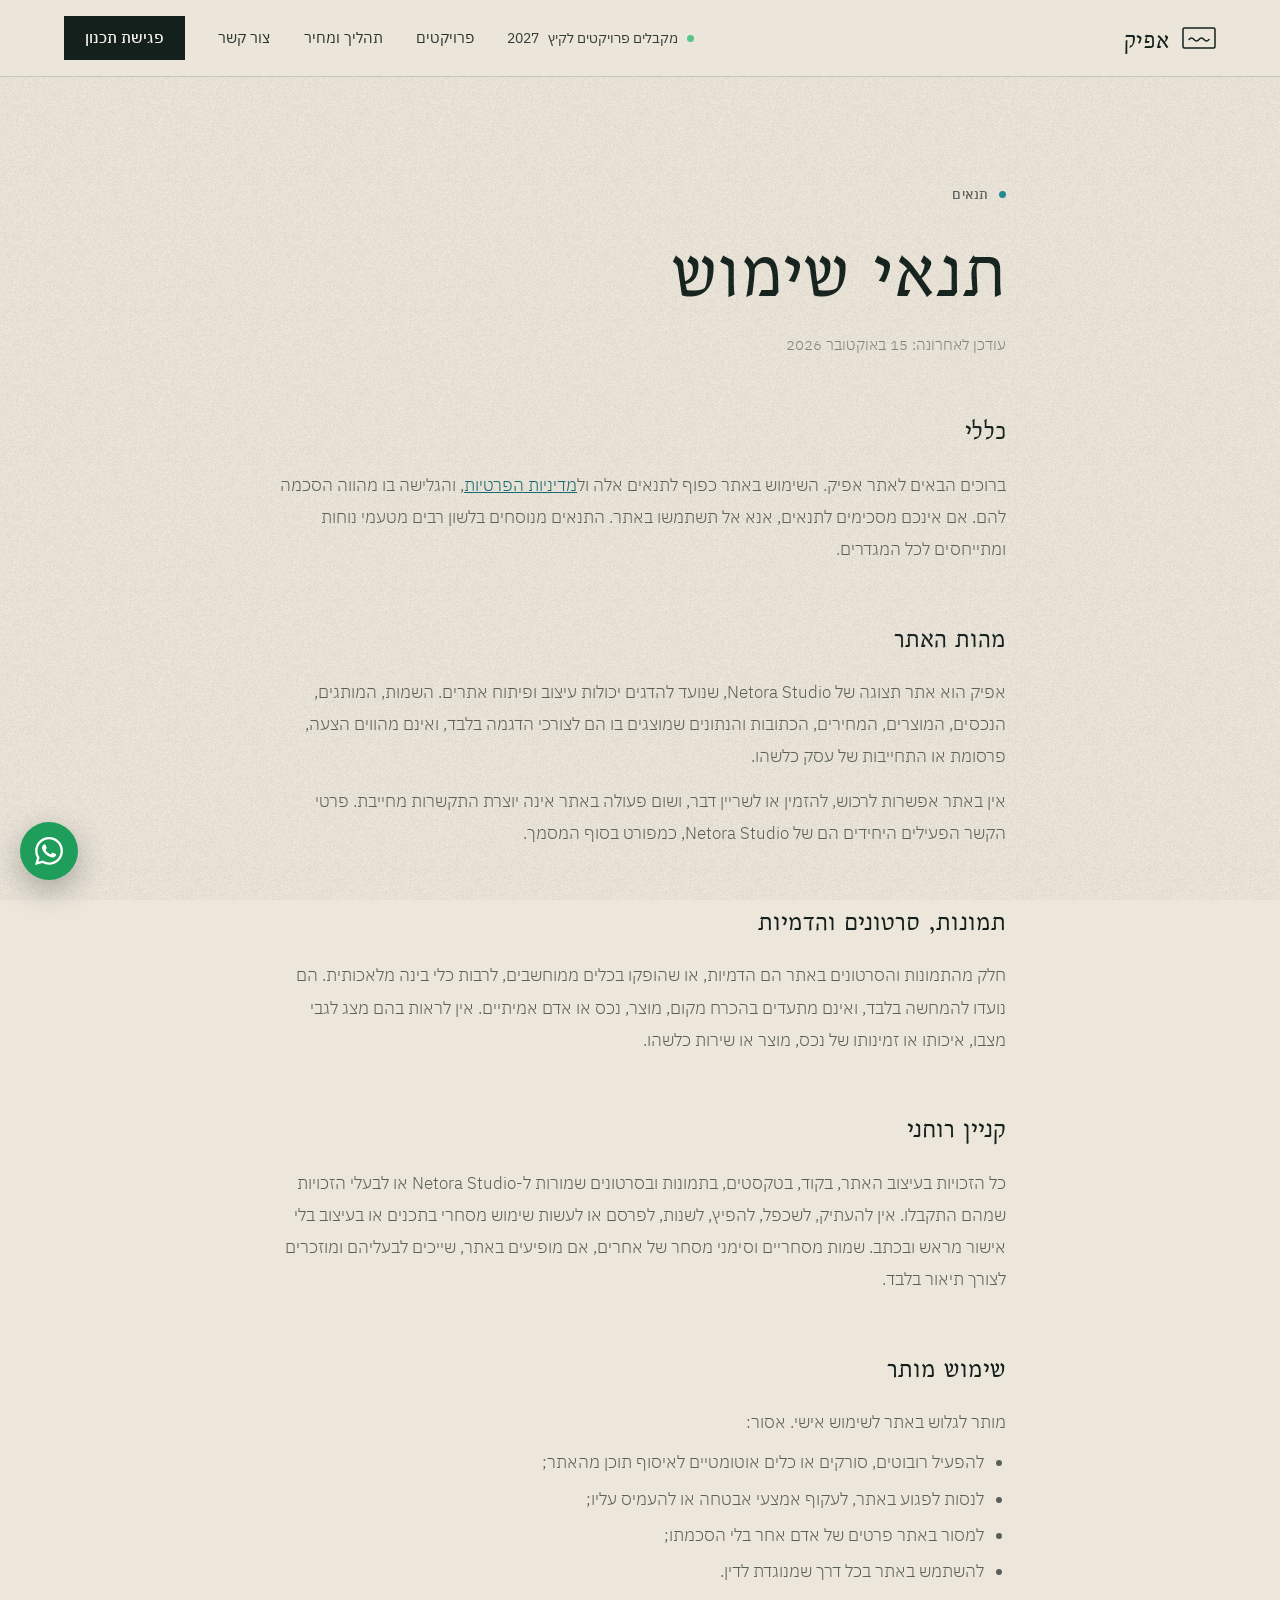
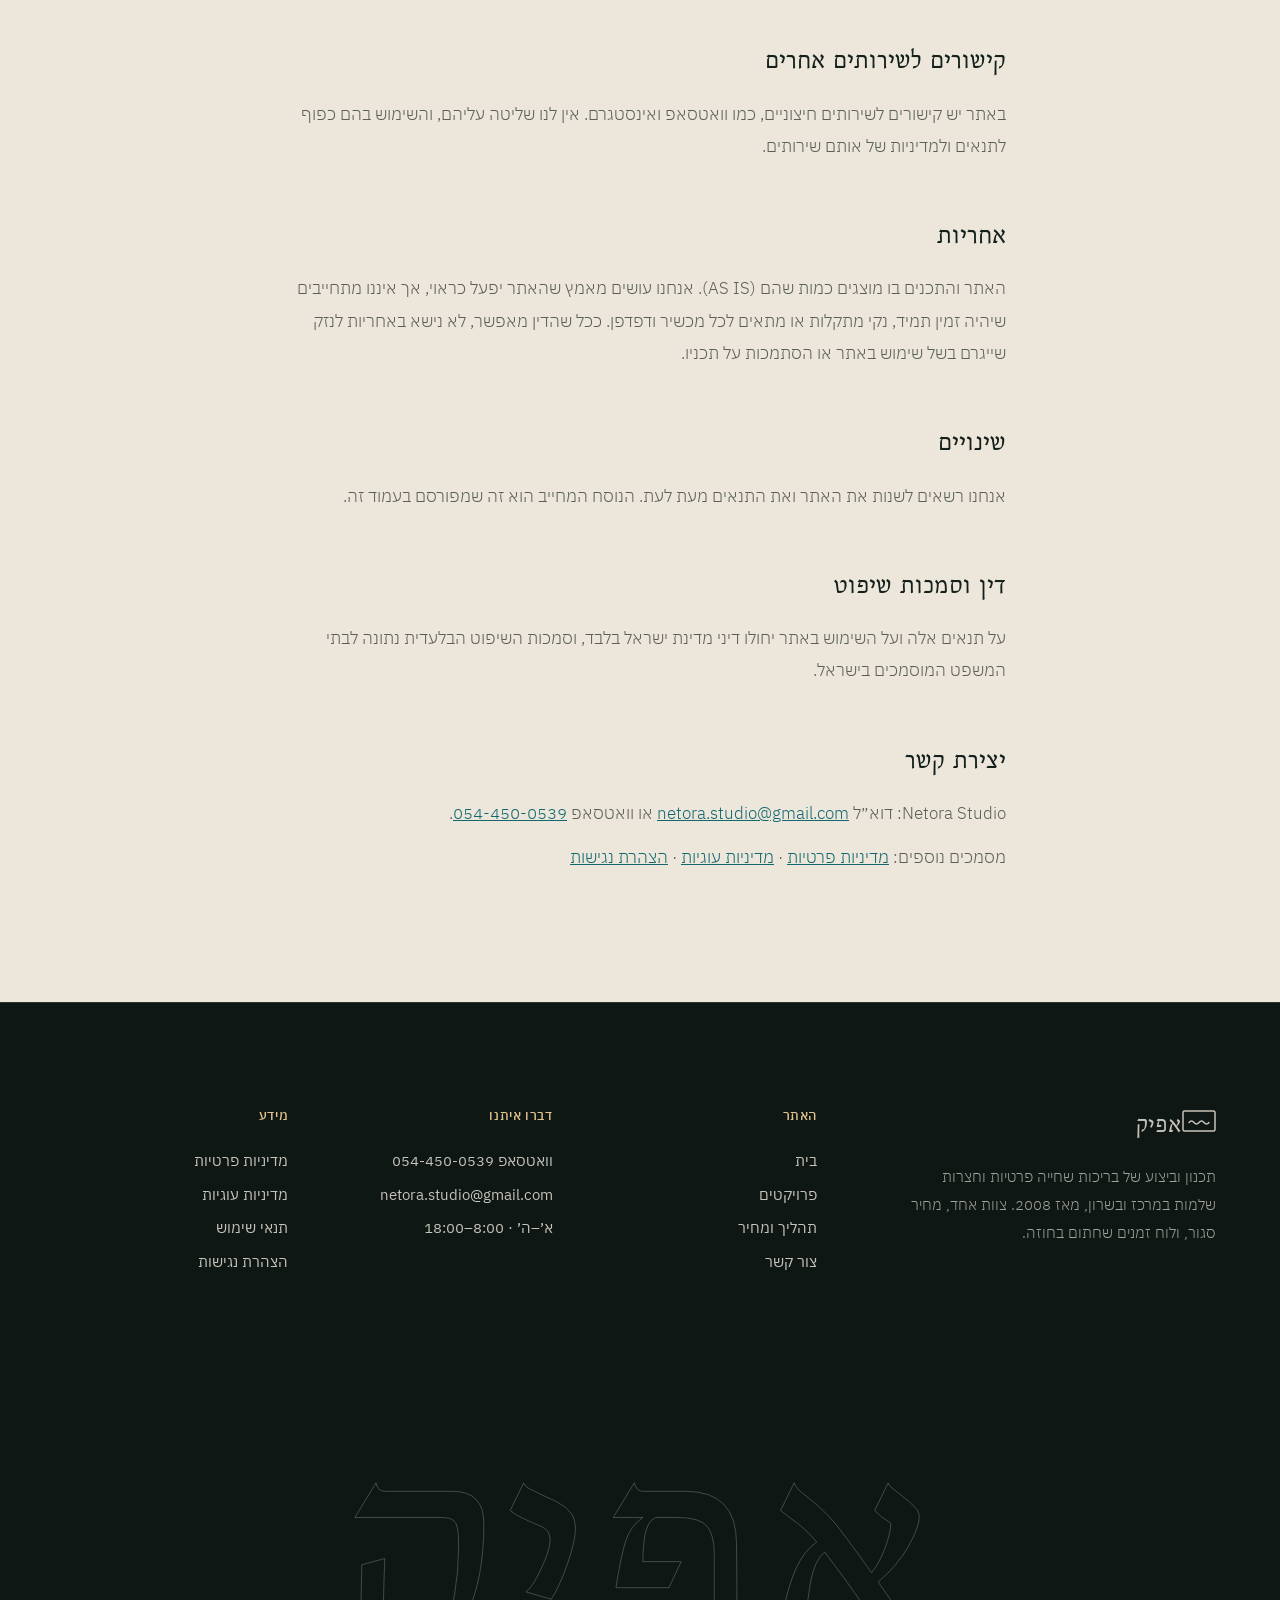
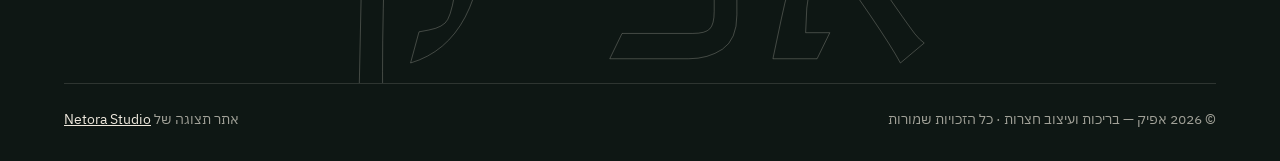
<file: terms.html>
<!DOCTYPE html>
<html lang="he" dir="rtl">
<head>
<meta charset="utf-8">
<meta name="viewport" content="width=device-width, initial-scale=1, viewport-fit=cover">
<title>תנאי שימוש | אפיק</title>
<meta name="description" content="תנאי שימוש של אתר אפיק — בריכות שחייה ועיצוב חצרות.">
<meta name="theme-color" content="#0E1714">
<link rel="canonical" href="https://noamel1407-oss.github.io/afik/terms.html">
<meta property="og:type" content="website">
<meta property="og:locale" content="he_IL">
<meta property="og:site_name" content="אפיק — בריכות ועיצוב חצרות">
<meta property="og:url" content="https://noamel1407-oss.github.io/afik/terms.html">
<meta property="og:title" content="תנאי שימוש | אפיק">
<meta property="og:description" content="אפיק — בריכות שחייה ועיצוב חצרות.">
<meta property="og:image" content="https://noamel1407-oss.github.io/afik/media/share.jpg">
<meta property="og:image:secure_url" content="https://noamel1407-oss.github.io/afik/media/share.jpg">
<meta property="og:image:type" content="image/jpeg">
<meta property="og:image:width" content="1200">
<meta property="og:image:height" content="630">
<meta property="og:image:alt" content="בריכה בחצר מול בית עם חזית זכוכית, בשעת שקיעה, והשם אפיק">
<meta name="twitter:card" content="summary_large_image">
<meta name="twitter:title" content="תנאי שימוש | אפיק">
<meta name="twitter:description" content="אפיק — בריכות שחייה ועיצוב חצרות.">
<meta name="twitter:image" content="https://noamel1407-oss.github.io/afik/media/share.jpg">
<link rel="icon" href="data:image/svg+xml,%3Csvg xmlns='http://www.w3.org/2000/svg' viewBox='0 0 64 64'%3E%3Crect width='64' height='64' fill='%230E1714'/%3E%3Cg fill='none' stroke='%23ECE6DB' stroke-width='3' stroke-linecap='round'%3E%3Crect x='12' y='19' width='40' height='26' rx='2'/%3E%3Cpath d='M19 33q3-4 6.5 0t6.5 0 6.5 0 6 0'/%3E%3C/g%3E%3C/svg%3E">
<link rel="preload" href="fonts/bellefair-hebrew-400-normal.woff2" as="font" type="font/woff2" crossorigin>
<link rel="preload" href="fonts/ibm-plex-sans-hebrew-hebrew-300-normal.woff2" as="font" type="font/woff2" crossorigin>
<link rel="preload" href="fonts/ibm-plex-sans-hebrew-hebrew-400-normal.woff2" as="font" type="font/woff2" crossorigin>
<script>(function(){var d=document.documentElement;d.classList.add('js');try{if(sessionStorage.getItem('afik-go')){d.classList.add('veil-in');sessionStorage.removeItem('afik-go')}}catch(e){}})();</script>
<link rel="stylesheet" href="site.css?v=4">
<style id="nx-a11y">:focus-visible{outline:2px solid currentColor!important;outline-offset:3px!important}</style>
</head>
<body>
<a class="skip" href="#main">דילוג לתוכן</a>
<div id="veil" aria-hidden="true"></div>
<header id="nav" data-on="light">
  <a class="logo" href="index.html" aria-label="אפיק — לדף הבית"><svg viewBox="0 0 34 22" fill="none" stroke="currentColor" stroke-width="1.5" stroke-linecap="round" aria-hidden="true"><rect x="1" y="1" width="32" height="20" rx="1.5"/><path d="M7 12.5q2.5-3 5 0t5 0 5 0 5 0"/></svg><span>אפיק</span></a>
  <div class="nav-r">
    <span class="nav-status"><i aria-hidden="true"></i>מקבלים פרויקטים לקיץ <span class="sy">2027</span></span>
    <nav class="nav-links" aria-label="ראשי"><a href="projects.html">פרויקטים</a><a href="process.html">תהליך ומחיר</a><a href="contact.html">צור קשר</a></nav>
    <a class="nav-cta" href="contact.html">פגישת תכנון</a>
    <button class="burger" type="button" aria-label="תפריט" aria-expanded="false" aria-controls="menu"><i></i><i></i></button>
  </div>
</header>
<div id="menu" aria-label="תפריט">
  <nav><a href="index.html">בית</a><a href="projects.html">פרויקטים</a><a href="process.html">תהליך ומחיר</a><a href="contact.html">צור קשר</a></nav>
  <div class="m-foot"><a href="https://wa.me/972544500539" target="_blank" rel="noopener">וואטסאפ 054-450-0539</a><a href="mailto:netora.studio@gmail.com">netora.studio@gmail.com</a><span>א׳–ה׳ · 8:00–18:00</span></div>
</div>

<main id="main" class="legal">
  <div class="wrap">
    <div class="lbl">תנאים</div>
    <h1>תנאי שימוש</h1>
<p class="upd">עודכן לאחרונה: 15 באוקטובר 2026</p>
<h2>כללי</h2>
<p>ברוכים הבאים לאתר אפיק. השימוש באתר כפוף לתנאים אלה ול<a class="nx-doc" href="privacy.html">מדיניות הפרטיות</a>, והגלישה בו מהווה הסכמה להם. אם אינכם מסכימים לתנאים, אנא אל תשתמשו באתר. התנאים מנוסחים בלשון רבים מטעמי נוחות ומתייחסים לכל המגדרים.</p>
<h2>מהות האתר</h2>
<p>אפיק הוא אתר תצוגה של Netora Studio, שנועד להדגים יכולות עיצוב ופיתוח אתרים. השמות, המותגים, הנכסים, המוצרים, המחירים, הכתובות והנתונים שמוצגים בו הם לצורכי הדגמה בלבד, ואינם מהווים הצעה, פרסומת או התחייבות של עסק כלשהו.</p>
<p>אין באתר אפשרות לרכוש, להזמין או לשריין דבר, ושום פעולה באתר אינה יוצרת התקשרות מחייבת. פרטי הקשר הפעילים היחידים הם של Netora Studio, כמפורט בסוף המסמך.</p>
<h2>תמונות, סרטונים והדמיות</h2>
<p>חלק מהתמונות והסרטונים באתר הם הדמיות, או שהופקו בכלים ממוחשבים, לרבות כלי בינה מלאכותית. הם נועדו להמחשה בלבד, ואינם מתעדים בהכרח מקום, מוצר, נכס או אדם אמיתיים. אין לראות בהם מצג לגבי מצבו, איכותו או זמינותו של נכס, מוצר או שירות כלשהו.</p>
<h2>קניין רוחני</h2>
<p>כל הזכויות בעיצוב האתר, בקוד, בטקסטים, בתמונות ובסרטונים שמורות ל-Netora Studio או לבעלי הזכויות שמהם התקבלו. אין להעתיק, לשכפל, להפיץ, לשנות, לפרסם או לעשות שימוש מסחרי בתכנים או בעיצוב בלי אישור מראש ובכתב. שמות מסחריים וסימני מסחר של אחרים, אם מופיעים באתר, שייכים לבעליהם ומוזכרים לצורך תיאור בלבד.</p>
<h2>שימוש מותר</h2>
<p>מותר לגלוש באתר לשימוש אישי. אסור:</p>
<ul><li>להפעיל רובוטים, סורקים או כלים אוטומטיים לאיסוף תוכן מהאתר;</li><li>לנסות לפגוע באתר, לעקוף אמצעי אבטחה או להעמיס עליו;</li><li>למסור באתר פרטים של אדם אחר בלי הסכמתו;</li><li>להשתמש באתר בכל דרך שמנוגדת לדין.</li></ul>
<h2>קישורים לשירותים אחרים</h2>
<p>באתר יש קישורים לשירותים חיצוניים, כמו וואטסאפ ואינסטגרם. אין לנו שליטה עליהם, והשימוש בהם כפוף לתנאים ולמדיניות של אותם שירותים.</p>
<h2>אחריות</h2>
<p>האתר והתכנים בו מוצגים כמות שהם (AS IS). אנחנו עושים מאמץ שהאתר יפעל כראוי, אך איננו מתחייבים שיהיה זמין תמיד, נקי מתקלות או מתאים לכל מכשיר ודפדפן. ככל שהדין מאפשר, לא נישא באחריות לנזק שייגרם בשל שימוש באתר או הסתמכות על תכניו.</p>
<h2>שינויים</h2>
<p>אנחנו רשאים לשנות את האתר ואת התנאים מעת לעת. הנוסח המחייב הוא זה שמפורסם בעמוד זה.</p>
<h2>דין וסמכות שיפוט</h2>
<p>על תנאים אלה ועל השימוש באתר יחולו דיני מדינת ישראל בלבד, וסמכות השיפוט הבלעדית נתונה לבתי המשפט המוסמכים בישראל.</p>
<h2>יצירת קשר</h2>
<p>Netora Studio: דוא״ל <a href="mailto:netora.studio@gmail.com" dir="ltr" style="unicode-bidi:isolate;white-space:nowrap">netora.studio@gmail.com</a> או וואטסאפ <a href="https://wa.me/972544500539" target="_blank" rel="noopener" dir="ltr" style="unicode-bidi:isolate;white-space:nowrap">054-450-0539</a>.</p>
<p class="nx-docs">מסמכים נוספים: <a class="nx-doc" href="privacy.html">מדיניות פרטיות</a> · <a class="nx-doc" href="cookies.html">מדיניות עוגיות</a> · <a class="nx-doc" href="accessibility.html">הצהרת נגישות</a></p>
</div>
</main>
<footer class="site on-dark" data-nav="dark">
  <div class="wrap">
    <div class="f-grid">
      <div>
        <a class="logo" href="index.html" style="color:var(--on-night)"><svg viewBox="0 0 34 22" fill="none" stroke="currentColor" stroke-width="1.5" stroke-linecap="round" aria-hidden="true"><rect x="1" y="1" width="32" height="20" rx="1.5"/><path d="M7 12.5q2.5-3 5 0t5 0 5 0 5 0"/></svg><span>אפיק</span></a>
        <p class="about" style="margin-top:20px">תכנון וביצוע של בריכות שחייה פרטיות וחצרות שלמות במרכז ובשרון, מאז 2008. צוות אחד, מחיר סגור, ולוח זמנים שחתום בחוזה.</p>
      </div>
      <div><h4>האתר</h4><a href="index.html">בית</a><a href="projects.html">פרויקטים</a><a href="process.html">תהליך ומחיר</a><a href="contact.html">צור קשר</a></div>
      <div><h4>דברו איתנו</h4><a href="https://wa.me/972544500539" target="_blank" rel="noopener">וואטסאפ <span dir="ltr">054-450-0539</span></a><a href="mailto:netora.studio@gmail.com">netora.studio@gmail.com</a><a href="contact.html">א׳–ה׳ · 8:00–18:00</a></div>
      <div><h4>מידע</h4><a href="privacy.html">מדיניות פרטיות</a><a href="cookies.html">מדיניות עוגיות</a><a href="terms.html">תנאי שימוש</a><a href="accessibility.html">הצהרת נגישות</a></div>
    </div>
    <div class="f-word" aria-hidden="true">אפיק</div>
    <div class="f-base">
      <span>© <span id="yr">2026</span> אפיק — בריכות ועיצוב חצרות · כל הזכויות שמורות</span>
      <span>אתר תצוגה של <a href="https://www.instagram.com/netora._studio/" target="_blank" rel="noopener">Netora Studio</a></span>
    </div>
  </div>
</footer>
<a class="wa-fab" href="https://wa.me/972544500539" target="_blank" rel="noopener" aria-label="כתבו לנו בוואטסאפ"><svg viewBox="0 0 24 24" fill="currentColor" aria-hidden="true"><path d="M.057 24l1.687-6.163a11.867 11.867 0 0 1-1.587-5.946C.16 5.335 5.495 0 12.05 0a11.817 11.817 0 0 1 8.413 3.488 11.824 11.824 0 0 1 3.48 8.414c-.003 6.557-5.338 11.892-11.893 11.892a11.9 11.9 0 0 1-5.688-1.448L.057 24zm6.597-3.807c1.676.995 3.276 1.591 5.392 1.592 5.448 0 9.886-4.434 9.889-9.885.002-5.462-4.415-9.89-9.881-9.892-5.452 0-9.887 4.434-9.889 9.884-.001 2.225.651 3.891 1.746 5.634l-.999 3.648 3.742-.981zm11.387-5.464c-.074-.124-.272-.198-.57-.347-.297-.149-1.758-.868-2.031-.967-.272-.099-.47-.149-.669.149-.198.297-.768.967-.941 1.165-.173.198-.347.223-.644.074-.297-.149-1.255-.462-2.39-1.475-.883-.788-1.48-1.761-1.653-2.059-.173-.297-.018-.458.13-.606.134-.133.297-.347.446-.521.151-.172.2-.296.3-.495.099-.198.05-.372-.025-.521-.075-.148-.669-1.611-.916-2.206-.242-.579-.487-.501-.669-.51l-.57-.01c-.198 0-.52.074-.792.372s-1.04 1.016-1.04 2.479 1.065 2.876 1.213 3.074c.149.198 2.095 3.2 5.076 4.487.709.306 1.263.489 1.694.626.712.226 1.36.194 1.872.118.571-.085 1.758-.719 2.006-1.413.248-.695.248-1.29.173-1.414z"/></svg><span class="tip">כתבו לנו בוואטסאפ</span></a>
<script src="site.js?v=4"></script>
</body>
</html>
</file>
<file: site.css>
/* ==========================================================================
   AFIK — pools & gardens
   Travertine stone, cypress ink, one turquoise accent taken from the water.
   Bellefair for display, IBM Plex Sans Hebrew for text. Native scroll only.
   ========================================================================== */

@font-face{font-family:"Bellefair";src:url(fonts/bellefair-hebrew-400-normal.woff2) format("woff2");font-weight:400;font-display:swap;unicode-range:U+0307-0308,U+0590-05FF,U+200C-2010,U+20AA,U+25CC,U+FB1D-FB4F}
@font-face{font-family:"Bellefair";src:url(fonts/bellefair-latin-400-normal.woff2) format("woff2");font-weight:400;font-display:swap;unicode-range:U+0000-00FF,U+0131,U+0152-0153,U+02BB-02BC,U+02C6,U+02DA,U+02DC,U+2000-206F,U+2074,U+20AC,U+2122,U+2191,U+2193,U+2212,U+2215,U+FEFF,U+FFFD}
@font-face{font-family:"Plex";src:url(fonts/ibm-plex-sans-hebrew-hebrew-300-normal.woff2) format("woff2");font-weight:300;font-display:swap;unicode-range:U+0307-0308,U+0590-05FF,U+200C-2010,U+20AA,U+25CC,U+FB1D-FB4F}
@font-face{font-family:"Plex";src:url(fonts/ibm-plex-sans-hebrew-hebrew-400-normal.woff2) format("woff2");font-weight:400;font-display:swap;unicode-range:U+0307-0308,U+0590-05FF,U+200C-2010,U+20AA,U+25CC,U+FB1D-FB4F}
@font-face{font-family:"Plex";src:url(fonts/ibm-plex-sans-hebrew-hebrew-500-normal.woff2) format("woff2");font-weight:500;font-display:swap;unicode-range:U+0307-0308,U+0590-05FF,U+200C-2010,U+20AA,U+25CC,U+FB1D-FB4F}
@font-face{font-family:"Plex";src:url(fonts/ibm-plex-sans-hebrew-hebrew-600-normal.woff2) format("woff2");font-weight:600;font-display:swap;unicode-range:U+0307-0308,U+0590-05FF,U+200C-2010,U+20AA,U+25CC,U+FB1D-FB4F}
@font-face{font-family:"Plex";src:url(fonts/ibm-plex-sans-hebrew-latin-300-normal.woff2) format("woff2");font-weight:300;font-display:swap;unicode-range:U+0000-00FF,U+2000-206F,U+20AC,U+2122,U+2212}
@font-face{font-family:"Plex";src:url(fonts/ibm-plex-sans-hebrew-latin-400-normal.woff2) format("woff2");font-weight:400;font-display:swap;unicode-range:U+0000-00FF,U+2000-206F,U+20AC,U+2122,U+2212}
@font-face{font-family:"Plex";src:url(fonts/ibm-plex-sans-hebrew-latin-500-normal.woff2) format("woff2");font-weight:500;font-display:swap;unicode-range:U+0000-00FF,U+2000-206F,U+20AC,U+2122,U+2212}
@font-face{font-family:"Plex";src:url(fonts/ibm-plex-sans-hebrew-latin-600-normal.woff2) format("woff2");font-weight:600;font-display:swap;unicode-range:U+0000-00FF,U+2000-206F,U+20AC,U+2122,U+2212}

:root{
  --stone:#ECE6DB; --paper:#F6F2EA; --sand:#DDD3C3;
  --ink:#14201B; --ink2:rgba(20,32,27,.68); --ink3:rgba(20,32,27,.5); --line:rgba(20,32,27,.14);
  --night:#0E1714; --night2:#16211D; --on-night:#EFE9DE; --on-night2:rgba(239,233,222,.66); --night-line:rgba(239,233,222,.14);
  --water:#1F8A92; --water-ink:#136870; --gold:#E3C48C;
  --display:"Bellefair","Frank Ruhl Libre",Georgia,serif;
  --sans:"Plex","Assistant",system-ui,-apple-system,"Segoe UI",Arial,sans-serif;
  --pad:max(20px,5vw);
  --out:cubic-bezier(.16,.84,.3,1);
  --io:cubic-bezier(.76,0,.24,1);
  --nav-h:76px;
}
*,*:before,*:after{box-sizing:border-box}
html{-webkit-text-size-adjust:100%;scroll-padding-top:90px}
body{margin:0;background:var(--stone);color:var(--ink);font-family:var(--sans);font-weight:400;font-size:17px;line-height:1.7;
  -webkit-font-smoothing:antialiased;text-rendering:optimizeLegibility;overflow-x:clip}
img{display:block;max-width:100%;height:auto}
a{color:inherit}
button,input,select,textarea{font:inherit;color:inherit}
h1,h2,h3,h4,p,figure,blockquote,ul,ol,dl,dd{margin:0}
ul,ol{padding:0;list-style:none}
:focus-visible{outline:2px solid var(--water);outline-offset:3px}
.sr{position:absolute!important;width:1px;height:1px;overflow:hidden;clip:rect(0 0 0 0);white-space:nowrap}
.skip{position:fixed;top:-60px;inset-inline-start:16px;z-index:300;background:var(--ink);color:var(--paper);padding:10px 16px;text-decoration:none;transition:top .2s}
.skip:focus{top:12px}
::selection{background:var(--water);color:#fff}

.wrap{width:100%;max-width:1360px;margin-inline:auto;padding-inline:var(--pad)}
.lbl{display:inline-flex;align-items:center;gap:10px;font-size:12.5px;font-weight:500;letter-spacing:.05em;color:var(--ink2)}
.lbl:before{content:"";width:7px;height:7px;border-radius:50%;background:var(--water);flex:none}
.on-dark .lbl,.lbl.light{color:var(--on-night2)}
.on-dark .lbl:before,.lbl.light:before{background:var(--gold)}
.disp{font-family:var(--display);font-weight:400;letter-spacing:-.005em}

/* ---------- buttons ---------- */
.btn{--fill:var(--water-ink);--fill-ink:var(--paper);position:relative;isolation:isolate;overflow:hidden;display:inline-flex;align-items:center;justify-content:center;gap:14px;min-height:56px;padding:0 28px;border:1px solid var(--ink);
  background:var(--ink);color:var(--paper);text-decoration:none;font-size:16px;font-weight:500;letter-spacing:.01em;cursor:pointer;
  transition:color .45s var(--out),border-color .45s var(--out)}
.btn:before{content:"";position:absolute;inset:-1px;z-index:-1;background:var(--fill);transform:scaleX(0);transform-origin:right;transition:transform .6s var(--out)}
.btn:hover:before{transform:scaleX(1)}
.btn:hover{color:var(--fill-ink)}
.btn .ar{width:22px;height:12px;flex:none;transition:transform .45s var(--out)}
.btn:hover{border-color:var(--fill)}
.btn:hover .ar{transform:translateX(-6px)}
.btn.ghost{background:transparent;color:var(--ink)}
.btn.ghost{--fill:var(--ink)}
.on-dark .btn,.btn.light{background:var(--on-night);color:var(--night);border-color:var(--on-night)}
.on-dark .btn,.btn.light{--fill:var(--gold);--fill-ink:var(--night)}
.on-dark .btn.ghost,.btn.light.ghost{background:transparent;color:var(--on-night);border-color:rgba(239,233,222,.5)}
.on-dark .btn.ghost,.btn.light.ghost{--fill:var(--on-night);--fill-ink:var(--night)}
.tl{display:inline-flex;align-items:center;gap:10px;text-decoration:none;font-weight:500;font-size:15.5px;padding-bottom:6px;
  background:linear-gradient(currentColor,currentColor) right bottom/100% 1px no-repeat;transition:background-size .5s var(--out)}
.tl:hover{background-size:0 1px}
.tl .ar{width:20px;height:11px}

/* ---------- page veil (transitions between pages) ---------- */
#veil{position:fixed;inset:0;z-index:250;background:var(--night);pointer-events:none;transform:scaleY(0);transform-origin:bottom}
html.veil-in #veil{transform:scaleY(1);transform-origin:top}
html.veil-out #veil{transform:scaleY(0);transform-origin:top;transition:transform .75s var(--io)}
html.veil-go #veil{transform:scaleY(1);transform-origin:bottom;transition:transform .55s var(--io);pointer-events:auto}

/* ---------- preloader (home, first visit) ---------- */
#pre{position:fixed;inset:0;z-index:260;background:var(--night);color:var(--on-night);display:none;transition:transform 1.05s var(--io)}
html.pre #pre{display:block}
html.pre-done #pre{transform:translateY(-101%)}
.pre-mid{position:absolute;inset:0;display:flex;flex-direction:column;align-items:center;justify-content:center;gap:22px}
.pre-mid svg{width:78px;height:52px}
.pre-mid svg *{stroke-dasharray:150;stroke-dashoffset:150;animation:draw 1.6s var(--out) forwards}
.pre-mid svg path{animation-delay:.35s}
@keyframes draw{to{stroke-dashoffset:0}}
.pre-name{font-family:var(--display);font-size:44px;line-height:1;opacity:0;animation:fadein 1s ease .5s forwards}
@keyframes fadein{to{opacity:1}}
.pre-foot{position:absolute;inset-inline:var(--pad);bottom:max(26px,4vh);display:flex;justify-content:space-between;align-items:flex-end;font-size:13px;letter-spacing:.04em;color:var(--on-night2)}
.pre-n{font-family:var(--display);font-size:clamp(70px,11vw,150px);line-height:.8;color:var(--on-night);direction:ltr}
.pre-bar{position:absolute;inset-inline:0;bottom:0;height:2px;background:var(--night-line)}
.pre-bar i{display:block;height:100%;background:var(--gold);transform:scaleX(0);transform-origin:right}

/* ---------- nav ---------- */
#nav{position:fixed;inset:0 0 auto 0;z-index:120;height:var(--nav-h);display:flex;align-items:center;justify-content:space-between;gap:24px;
  padding-inline:var(--pad);color:var(--ink);transition:color .4s ease,transform .5s var(--out)}
#nav:before{content:"";position:absolute;inset:0;z-index:-1;background:rgba(236,230,219,.9);-webkit-backdrop-filter:blur(14px);backdrop-filter:blur(14px);
  box-shadow:0 1px 0 var(--line);transition:opacity .4s ease}
#nav[data-on="dark"]{color:var(--on-night)}
#nav[data-on="dark"]:before{opacity:0}
#nav.hide{transform:translateY(-100%)}
.logo{display:flex;align-items:center;gap:12px;text-decoration:none;flex:none}
.logo svg{width:34px;height:22px;flex:none}
.logo span{font-family:var(--display);font-size:29px;line-height:1;padding-top:2px}
.nav-links{display:flex;align-items:center;gap:clamp(18px,2.6vw,40px);font-size:15px}
.nav-links a{text-decoration:none;position:relative;padding:6px 0;opacity:.9}
.nav-links a:after{content:"";position:absolute;inset-inline:0;bottom:0;height:1px;background:currentColor;transform:scaleX(0);transform-origin:right;transition:transform .45s var(--out)}
.nav-links a:hover:after,.nav-links a[aria-current="page"]:after{transform:scaleX(1)}
.nav-cta{display:inline-flex;align-items:center;gap:10px;height:44px;padding:0 20px;border:1px solid currentColor;text-decoration:none;font-size:14.5px;font-weight:500;
  transition:background .3s,color .3s,border-color .3s}
#nav:not([data-on="dark"]) .nav-cta{background:var(--ink);color:var(--paper);border-color:var(--ink)}
#nav:not([data-on="dark"]) .nav-cta:hover{background:var(--water-ink);border-color:var(--water-ink)}
#nav[data-on="dark"] .nav-cta{background:rgba(14,23,20,.18)}
#nav[data-on="dark"] .nav-cta:hover{background:var(--on-night);color:var(--night)}
.nav-r{display:flex;align-items:center;gap:clamp(18px,2.6vw,40px)}
.burger{display:none;width:44px;height:44px;border:0;background:none;padding:0;cursor:pointer;position:relative}
.burger i{position:absolute;inset-inline:10px;height:1.5px;background:currentColor;transition:transform .4s var(--out),top .4s var(--out)}
.burger i:nth-child(1){top:17px}.burger i:nth-child(2){top:26px}
html.menu-open .burger i:nth-child(1){top:21.5px;transform:rotate(45deg)}
html.menu-open .burger i:nth-child(2){top:21.5px;transform:rotate(-45deg)}
#menu{position:fixed;inset:0;z-index:110;background:var(--night);color:var(--on-night);display:flex;flex-direction:column;justify-content:flex-end;
  padding:calc(var(--nav-h) + 20px) var(--pad) max(32px,5vh);clip-path:inset(0 0 100% 0);transition:clip-path .7s var(--io);visibility:hidden}
html.menu-open #menu{clip-path:inset(0 0 0 0);visibility:visible}
html.menu-open #nav{color:var(--on-night)}
html.menu-open #nav:before{opacity:0}
#menu nav a{display:block;font-family:var(--display);font-size:clamp(46px,13vw,80px);line-height:1.12;text-decoration:none;
  transform:translateY(30px);opacity:0;transition:transform .7s var(--out),opacity .7s var(--out)}
html.menu-open #menu nav a{transform:none;opacity:1}
html.menu-open #menu nav a:nth-child(2){transition-delay:.06s}html.menu-open #menu nav a:nth-child(3){transition-delay:.12s}html.menu-open #menu nav a:nth-child(4){transition-delay:.18s}
#menu .m-foot{margin-top:38px;padding-top:22px;border-top:1px solid var(--night-line);display:flex;flex-wrap:wrap;gap:14px 28px;font-size:15px;color:var(--on-night2)}
#menu .m-foot a{text-decoration:none}
@media(max-width:900px){
  :root{--nav-h:66px}
  .nav-links,.nav-r .nav-cta{display:none}
  .burger{display:block}
  .logo span{font-size:26px}
}

/* ---------- reveal ---------- */
[data-rv]{opacity:0;transform:translateY(28px);transition:opacity 1.1s var(--out),transform 1.1s var(--out)}
[data-rv].in{opacity:1;transform:none}
[data-rv="2"]{transition-delay:.1s}[data-rv="3"]{transition-delay:.2s}[data-rv="4"]{transition-delay:.3s}
.split .ln{display:block;overflow:hidden;padding-bottom:.08em;margin-bottom:-.08em}
.split .ln > span{display:inline-block;transform:translateY(105%);transition:transform 1.2s var(--out)}
.split.in .ln > span{transform:none}
.split.in .ln:nth-child(2) > span{transition-delay:.08s}.split.in .ln:nth-child(3) > span{transition-delay:.16s}.split.in .ln:nth-child(4) > span{transition-delay:.24s}
.say .w{color:rgba(20,32,27,.18);transition:color .35s ease}
.say .w.on{color:var(--ink)}
.on-dark .say .w{color:rgba(239,233,222,.2)}
.on-dark .say .w.on{color:var(--on-night)}
.wipe{clip-path:inset(0 0 100% 0);transition:clip-path 1.4s var(--io)}
.wipe.in{clip-path:inset(0 0 0 0)}
.wipe img{transform:scale(1.16);transition:transform 2s var(--out)}
.wipe.in img{transform:scale(1)}

/* ==========================================================================
   HOME — the build
   ========================================================================== */
#build{position:relative;height:740vh;background:var(--stone)}
#build .stage{position:sticky;top:0;height:100vh;height:100lvh;overflow:hidden}
.frames{position:absolute;inset:0}
.frames picture{display:contents}
.frames img{position:absolute;inset:0;width:100%;height:100%;object-fit:cover;object-position:50% 50%;opacity:0;will-change:opacity,transform}
.frames picture:first-child img{opacity:1}
.b-scrim{position:absolute;inset:0;pointer-events:none;
  background:
   linear-gradient(to top,rgba(10,17,14,.78) 0%,rgba(10,17,14,.38) 26%,rgba(10,17,14,0) 52%),
   linear-gradient(to bottom,rgba(10,17,14,.42) 0%,rgba(10,17,14,0) 18%)}
.b-ui{position:absolute;inset-inline:0;top:0;height:100vh;height:100dvh;z-index:4;color:var(--on-night);pointer-events:none}
.b-ui a,.b-ui button{pointer-events:auto}

.b-hero{position:absolute;inset-inline:var(--pad);bottom:max(46px,7vh);display:grid;grid-template-columns:1fr auto;align-items:end;gap:24px;will-change:transform,opacity}
.b-hero .eyebrow{font-size:14px;letter-spacing:.04em;font-weight:500;color:rgba(239,233,222,.86);margin-bottom:0;text-shadow:0 1px 12px rgba(10,17,14,.5)}
.wordmark{font-family:var(--display);font-weight:400;font-size:clamp(120px,19vw,300px);line-height:.86;margin-inline-start:-.03em;overflow:hidden;padding-top:.04em;padding-bottom:.02em;margin-top:-.2em}
.wordmark span{display:inline-block;transform:translateY(108%);transition:transform 1.3s var(--out)}
html.ready .wordmark span{transform:none}
.b-hero .tag{font-family:var(--display);font-size:clamp(22px,2.3vw,34px);line-height:1.2;margin-top:10px;opacity:0;transition:opacity 1s ease .5s}
html.ready .b-hero .tag{opacity:1}
.cue{display:flex;flex-direction:column;align-items:center;gap:14px;font-size:13px;letter-spacing:.05em;color:var(--on-night2);opacity:0;transition:opacity 1s ease .9s}
html.ready .cue{opacity:1}
.cue i{display:block;width:1px;height:54px;background:linear-gradient(var(--on-night),transparent);transform-origin:top;animation:drip 2.4s var(--out) infinite}
@keyframes drip{0%{transform:scaleY(0);opacity:1}60%{transform:scaleY(1);opacity:1}100%{transform:scaleY(1);opacity:0}}

.weeks{position:absolute;inset-inline-end:var(--pad);bottom:max(46px,7vh);text-align:left;opacity:0;transform:translateY(20px);transition:opacity .6s ease,transform .8s var(--out)}
.weeks.on{opacity:1;transform:none}
.weeks .k{font-size:13px;letter-spacing:.05em;color:var(--on-night2);font-weight:500}
.weeks .n{font-family:var(--display);font-size:clamp(84px,10vw,160px);line-height:1;direction:ltr;display:flex;align-items:flex-end;gap:10px;margin-top:8px}
.weeks .n small{font-family:var(--sans);font-size:15px;color:var(--on-night2);line-height:1.6;letter-spacing:.06em}
.digit{display:inline-block;height:1em;overflow:hidden;position:relative;width:.52em}
.digit b{position:absolute;inset-inline:0;top:0;font-weight:400;display:flex;flex-direction:column;transition:transform .6s var(--out)}
.digit b span{height:1em;line-height:1;display:block;text-align:center}

.chs{position:absolute;inset-inline-start:var(--pad);bottom:max(46px,7vh);width:min(620px,58vw)}
.ch{position:absolute;inset-inline-start:0;bottom:0;width:100%;visibility:hidden;transition:visibility 0s linear .55s}
.ch.on{visibility:visible;transition:none}
.ch .no{font-size:13px;letter-spacing:.05em;font-weight:500;color:var(--gold);overflow:hidden}
.ch h2{font-family:var(--display);font-weight:400;font-size:clamp(46px,6.2vw,104px);line-height:.98;margin-top:10px;overflow:hidden;padding-bottom:.08em}
.ch p{font-size:clamp(15px,1.15vw,18px);font-weight:300;line-height:1.6;color:rgba(239,233,222,.86);margin-top:14px;max-width:34ch;overflow:hidden}
.ch .no > span,.ch h2 > span,.ch p > span{display:inline-block;transform:translateY(110%);transition:transform .5s ease-in}
.ch.on .no > span,.ch.on h2 > span,.ch.on p > span{transform:none;transition:transform 1s var(--out)}
.ch.on h2 > span{transition-delay:.06s}.ch.on p > span{transition-delay:.14s}
.ch .acts{display:flex;flex-wrap:wrap;gap:12px;margin-top:26px;opacity:0;transform:translateY(16px);transition:opacity .4s ease,transform .5s var(--out)}
.ch.on .acts{opacity:1;transform:none;transition:opacity .9s ease .3s,transform 1s var(--out) .3s}

.b-rail{position:absolute;inset-inline:0;bottom:0;height:2px;background:rgba(239,233,222,.16)}
.b-rail i{display:block;height:100%;background:var(--gold);transform:scaleX(0);transform-origin:right}

@media(max-width:900px){
  #build{height:650vh}
  .b-scrim{background:
    linear-gradient(to bottom,rgba(10,17,14,.78) 0%,rgba(10,17,14,.5) 22%,rgba(10,17,14,0) 40%),
    linear-gradient(to top,rgba(10,17,14,.8) 0%,rgba(10,17,14,.35) 16%,rgba(10,17,14,0) 30%)}
  .b-hero{grid-template-columns:1fr;bottom:max(34px,5vh)}
  .wordmark{font-size:min(44vw,34vh)}
  .cue{display:none}
  .chs{width:auto;inset-inline-end:var(--pad);bottom:auto;top:calc(var(--nav-h) + 6px)}
  .ch{bottom:auto;top:0}
  .ch h2{font-size:clamp(40px,11vw,60px);margin-top:6px}
  .ch p{margin-top:8px;font-size:15px}
  .ch .acts{margin-top:18px}
  .ch .acts .btn{min-height:50px;padding:0 20px;font-size:15px}
  .weeks{inset-inline-end:auto;inset-inline-start:var(--pad);bottom:max(30px,4.5vh);text-align:right;display:flex;align-items:flex-end;gap:14px}
  .weeks .n{font-size:60px;margin-top:0}
  .weeks .k{padding-bottom:10px}
}
}

/* ---------- home: studio statement ---------- */
.studio{padding:clamp(70px,9vw,130px) 0 clamp(80px,10vw,140px)}
.studio-grid{display:grid;grid-template-columns:minmax(0,1.55fr) minmax(0,1fr);gap:clamp(36px,6vw,110px);align-items:end}
.say{font-family:var(--display);font-size:clamp(34px,4.3vw,68px);line-height:1.12;margin-top:28px}
.studio .side p{color:var(--ink2);font-weight:300;font-size:17px;line-height:1.85;max-width:44ch}
.studio .side .tl{margin-top:26px}
.facts{display:grid;grid-template-columns:repeat(4,1fr);margin-top:clamp(70px,9vw,130px);border-top:1px solid var(--line)}
.fact{padding:30px 0 0;padding-inline-end:24px;border-inline-start:1px solid var(--line);padding-inline-start:24px}
.fact:first-child{border-inline-start:0;padding-inline-start:0}
.fact b{display:flex;align-items:baseline;gap:6px;font-family:var(--display);font-weight:400;font-size:clamp(54px,6.4vw,104px);line-height:.9;direction:ltr;justify-content:flex-end}
.fact b sup{font-size:.36em;color:var(--water-ink);vertical-align:top}
.fact > span{display:block;margin-top:14px;color:var(--ink2);font-size:15px;font-weight:400}
@media(max-width:900px){
  .studio-grid{grid-template-columns:1fr;align-items:start}
  .facts{grid-template-columns:1fr 1fr}
  .fact:nth-child(3){border-inline-start:0;padding-inline-start:0}
  .fact{padding-bottom:30px;border-bottom:1px solid var(--line)}
}

/* ---------- home: services index ---------- */
.svc{padding:clamp(70px,9vw,130px) 0;border-top:1px solid var(--line)}
.sec-head{display:flex;justify-content:space-between;align-items:flex-end;gap:30px;margin-bottom:clamp(40px,5vw,70px)}
.sec-head h2{font-family:var(--display);font-weight:400;font-size:clamp(44px,5.8vw,92px);line-height:1;margin-top:18px}
.sec-head p{max-width:36ch;color:var(--ink2);font-weight:300}
.rows{border-top:1px solid var(--line)}
.row{display:grid;grid-template-columns:70px minmax(0,1.1fr) minmax(0,1fr) 60px;align-items:center;gap:24px;padding:26px 0;border-bottom:1px solid var(--line);
  text-decoration:none;position:relative;isolation:isolate}
.row:before{content:"";position:absolute;inset:0 calc(var(--pad) * -1);z-index:-1;background:var(--paper);transform:scaleY(0);transform-origin:bottom;transition:transform .55s var(--out)}
.row:hover:before{transform:scaleY(1)}
.row .i{font-size:13px;letter-spacing:.04em;color:var(--ink3);font-weight:500;direction:ltr;text-align:right}
.row h3{font-family:var(--display);font-weight:400;font-size:clamp(30px,3.4vw,52px);line-height:1.05;transition:transform .55s var(--out)}
.row:hover h3{transform:translateX(-12px)}
.row p{color:var(--ink2);font-size:15.5px;font-weight:300;line-height:1.7}
.row .go{justify-self:end;width:46px;height:46px;border:1px solid var(--line);border-radius:50%;display:grid;place-items:center;transition:background .4s,border-color .4s,color .4s}
.row .go svg{width:18px;height:10px}
.row:hover .go{background:var(--ink);border-color:var(--ink);color:var(--paper)}
@media(max-width:900px){
  .sec-head{flex-direction:column;align-items:flex-start}
  .row{grid-template-columns:44px 1fr 40px;gap:8px 14px;padding:22px 0}
  .row p{grid-column:2 / 3;grid-row:2}
  .row .go{grid-row:1 / 3;grid-column:3;width:40px;height:40px}
}

/* ---------- full-bleed with a quote ---------- */
.bleed{position:relative;height:min(118vh,1100px);overflow:hidden;color:var(--on-night);background:var(--night)}
.bleed img{position:absolute;inset:-8% 0;width:100%;height:116%;object-fit:cover;will-change:transform}
.bleed:after{content:"";position:absolute;inset:0;background:linear-gradient(to top,rgba(10,17,14,.8) 0%,rgba(10,17,14,.25) 42%,rgba(10,17,14,0) 64%)}
.bleed .q{position:absolute;z-index:2;inset-inline:var(--pad);bottom:clamp(40px,8vh,90px);max-width:980px}
.bleed blockquote{font-family:var(--display);font-size:clamp(34px,4.4vw,72px);line-height:1.1}
.bleed cite{display:block;margin-top:24px;font-style:normal;font-size:15px;color:var(--on-night2);letter-spacing:.04em}
.bleed .rate{position:absolute;z-index:2;top:clamp(120px,17vh,170px);inset-inline-end:var(--pad);text-align:left;font-size:14px;color:var(--on-night2)}
.bleed .rate b{display:block;font-family:var(--display);font-weight:400;font-size:clamp(56px,6vw,90px);line-height:.9;color:var(--on-night);direction:ltr}
@media(max-width:900px){.bleed{height:96svh}.bleed img{object-position:30% 50%}}

/* ---------- doors to the other pages ---------- */
.doors{padding:clamp(80px,10vw,150px) 0}
.doors-grid{display:grid;grid-template-columns:1.25fr 1fr;gap:clamp(18px,2vw,30px);align-items:end}
.door{display:block;text-decoration:none}
.door .pic{position:relative;overflow:hidden;aspect-ratio:4 / 3;background:var(--sand)}
.door:nth-child(2) .pic{aspect-ratio:4 / 4.4}
.door .pic img{width:100%;height:100%;object-fit:cover;transition:transform 1.4s var(--out)}
.door:hover .pic img{transform:scale(1.045)}
.door .meta{display:flex;justify-content:space-between;align-items:flex-start;gap:20px;padding-top:22px}
.door .k{font-size:13px;letter-spacing:.04em;color:var(--ink3);font-weight:500}
.door h3{font-family:var(--display);font-weight:400;font-size:clamp(32px,3.2vw,52px);line-height:1.05;margin-top:8px}
.door p{color:var(--ink2);font-weight:300;font-size:15.5px;margin-top:8px;max-width:40ch}
.door .go{flex:none;width:54px;height:54px;border:1px solid var(--line);border-radius:50%;display:grid;place-items:center;transition:background .4s,color .4s,border-color .4s;margin-top:6px}
.door .go svg{width:20px;height:11px}
.door:hover .go{background:var(--ink);color:var(--paper);border-color:var(--ink)}
@media(max-width:900px){.doors-grid{grid-template-columns:1fr;gap:56px}.door:nth-child(2) .pic{aspect-ratio:4 / 3}}

/* ---------- dark call to action ---------- */
.call{background:var(--night);color:var(--on-night);padding:clamp(100px,13vw,190px) 0 clamp(90px,11vw,160px);position:relative;overflow:hidden}
.call h2{font-family:var(--display);font-weight:400;font-size:clamp(50px,8.2vw,140px);line-height:.98;margin-top:26px;max-width:12ch}
.call .row2{display:flex;justify-content:space-between;align-items:flex-end;gap:40px;margin-top:clamp(40px,5vw,70px);flex-wrap:wrap}
.call p{max-width:46ch;color:var(--on-night2);font-weight:300;font-size:17.5px;line-height:1.8}
.call .acts{display:flex;gap:12px;flex-wrap:wrap}
.call .mark{position:absolute;inset-inline-end:-4vw;top:-6vw;width:min(46vw,640px);opacity:.06;pointer-events:none}

/* ---------- footer ---------- */
footer.site{background:var(--night);color:var(--on-night2);border-top:1px solid var(--night-line);padding-top:clamp(70px,8vw,110px);font-size:15px}
.f-grid{display:grid;grid-template-columns:1.6fr 1fr 1fr 1fr;gap:40px}
.f-grid h4{font-size:12.5px;letter-spacing:.05em;color:var(--gold);font-weight:500;margin-bottom:18px}
.f-grid a{text-decoration:none;display:block;padding:4px 0;color:var(--on-night);opacity:.82;transition:opacity .3s}
.f-grid a:hover{opacity:1}
.f-grid .about{max-width:34ch;line-height:1.85;font-weight:300}
.f-word{font-family:var(--display);font-size:clamp(160px,30vw,460px);line-height:.72;color:transparent;-webkit-text-stroke:1px rgba(239,233,222,.24);
  margin-top:clamp(60px,7vw,100px);text-align:center;user-select:none;overflow:hidden;padding-top:.1em}
.f-base{display:flex;justify-content:space-between;gap:20px;flex-wrap:wrap;padding:24px 0 30px;border-top:1px solid var(--night-line);font-size:13.5px}
.f-base a{color:var(--on-night)}
@media(max-width:900px){.f-grid{grid-template-columns:1fr 1fr}.f-grid > div:first-child{grid-column:1 / -1}}

/* ---------- floating WhatsApp ---------- */
.wa-fab{position:fixed;inset-inline-end:20px;bottom:20px;z-index:100;width:58px;height:58px;border-radius:50%;background:#1E9E5A;color:#fff;display:grid;place-items:center;
  box-shadow:0 10px 30px rgba(10,17,14,.28);transition:transform .5s var(--out),opacity .4s ease;text-decoration:none}
.wa-fab svg{width:28px;height:28px}
.wa-fab:hover{transform:scale(1.06)}
.wa-fab.off{opacity:0;transform:translateY(20px);pointer-events:none}
.wa-fab .tip{position:absolute;inset-inline-end:68px;white-space:nowrap;background:var(--ink);color:var(--paper);font-size:13.5px;padding:7px 12px;opacity:0;transform:translateX(-6px);transition:opacity .3s,transform .3s;pointer-events:none}
.wa-fab:hover .tip{opacity:1;transform:none}

/* ==========================================================================
   INNER PAGES
   ========================================================================== */
.p-hero{position:relative;height:100vh;height:100svh;min-height:560px;overflow:hidden;background:var(--night);color:var(--on-night)}
.p-hero > img{position:absolute;inset:0;width:100%;height:100%;object-fit:cover;transform:scale(1.08);transition:transform 2.4s var(--out)}
html.ready .p-hero > img{transform:scale(1)}
.p-hero:after{content:"";position:absolute;inset:0;background:linear-gradient(to top,rgba(10,17,14,.82) 0%,rgba(10,17,14,.3) 40%,rgba(10,17,14,0) 62%),linear-gradient(to bottom,rgba(10,17,14,.4),rgba(10,17,14,0) 20%)}
.p-hero .pin{position:absolute;z-index:2;inset-inline:var(--pad);bottom:clamp(40px,8vh,90px)}
.p-hero h1{font-family:var(--display);font-weight:400;font-size:clamp(58px,9vw,150px);line-height:.95;margin-top:20px}
.p-hero p{max-width:52ch;font-weight:300;font-size:clamp(16px,1.3vw,19px);color:rgba(239,233,222,.86);margin-top:20px;line-height:1.7}

.plain-hero{padding:calc(var(--nav-h) + clamp(70px,10vw,150px)) 0 clamp(50px,6vw,90px)}
.plain-hero h1{font-family:var(--display);font-weight:400;font-size:clamp(68px,12vw,210px);line-height:.9;margin-top:22px}
.plain-hero .sub{display:grid;grid-template-columns:minmax(0,1fr) minmax(0,1fr);gap:40px;margin-top:clamp(30px,4vw,56px);align-items:end}
.plain-hero .sub p{color:var(--ink2);font-weight:300;font-size:clamp(17px,1.4vw,21px);line-height:1.75;max-width:44ch}
@media(max-width:900px){.plain-hero .sub{grid-template-columns:1fr}}

/* facts strip */
.strip{display:grid;grid-template-columns:repeat(5,1fr);border-bottom:1px solid var(--line)}
.strip > div{padding:30px 22px 30px 0;border-inline-start:1px solid var(--line);padding-inline-start:22px}
.strip > div:first-child{border-inline-start:0;padding-inline-start:0}
.strip dt{font-size:12.5px;letter-spacing:.04em;color:var(--ink3);font-weight:500}
.strip dd{font-family:var(--display);font-size:clamp(24px,2.1vw,34px);line-height:1.15;margin-top:10px}
@media(max-width:900px){.strip{grid-template-columns:1fr 1fr}.strip > div{border-bottom:1px solid var(--line)}.strip > div:nth-child(odd){border-inline-start:0;padding-inline-start:0}.strip > div:last-child{grid-column:1 / -1;border-bottom:0}}

/* before / after */
.ba{padding:clamp(80px,10vw,150px) 0}
.ba h2{font-family:var(--display);font-weight:400;font-size:clamp(44px,6vw,98px);line-height:1;margin-top:18px}
.ba-box{position:relative;margin-top:clamp(36px,4vw,60px);aspect-ratio:16 / 9;overflow:hidden;background:var(--sand);user-select:none;touch-action:pan-y;cursor:ew-resize;--x:50%}
.ba-box img{position:absolute;inset:0;width:100%;height:100%;object-fit:cover;pointer-events:none}
.ba-box .after{clip-path:inset(0 var(--x) 0 0)}
.ba-box .handle{position:absolute;top:0;bottom:0;right:var(--x);width:2px;margin-right:-1px;background:var(--paper);box-shadow:0 0 18px rgba(0,0,0,.25)}
.ba-box .knob{position:absolute;top:50%;left:50%;width:64px;height:64px;margin:-32px 0 0 -32px;border-radius:50%;background:rgba(246,242,234,.92);color:var(--ink);
  display:grid;place-items:center;box-shadow:0 8px 30px rgba(10,17,14,.25);border:0;padding:0;cursor:ew-resize}
.ba-box .knob svg{width:30px;height:14px}
.ba-box .tg{position:absolute;top:22px;font-size:13px;letter-spacing:.05em;font-weight:500;color:#fff;background:rgba(14,23,20,.42);padding:7px 12px;-webkit-backdrop-filter:blur(6px);backdrop-filter:blur(6px)}
.ba-box .tg.a{right:22px}.ba-box .tg.b{left:22px}
.ba .hint{margin-top:16px;color:var(--ink3);font-size:14px}
@media(max-width:700px){.ba-box{aspect-ratio:4 / 5}.ba-box .knob{width:54px;height:54px;margin:-27px 0 0 -27px}}

/* story */
.story{padding:clamp(40px,6vw,90px) 0 clamp(80px,10vw,150px)}
.story-grid{display:grid;grid-template-columns:minmax(0,1fr) minmax(0,1fr) minmax(0,1fr);gap:clamp(30px,4vw,70px);border-top:1px solid var(--line);padding-top:40px}
.story h3{font-size:12.5px;letter-spacing:.05em;color:var(--ink3);font-weight:500;margin-bottom:16px}
.story p{font-weight:300;color:var(--ink2);line-height:1.85}
.story .lead{font-family:var(--display);font-size:clamp(26px,2.5vw,40px);line-height:1.2;color:var(--ink)}
@media(max-width:900px){.story-grid{grid-template-columns:1fr}}

/* details mosaic */
.dets{padding-bottom:clamp(80px,10vw,150px)}
.mosaic{display:grid;grid-template-columns:repeat(12,1fr);gap:clamp(14px,1.6vw,24px);align-items:start}
.mosaic figure{position:relative}
.mosaic .pic{overflow:hidden;background:var(--sand)}
.mosaic img{width:100%;height:100%;object-fit:cover}
.mosaic figcaption{display:flex;gap:12px;margin-top:14px;font-size:15px;color:var(--ink2);line-height:1.55}
.mosaic figcaption b{font-weight:500;color:var(--ink3);font-size:13px;letter-spacing:.04em;padding-top:2px;direction:ltr}
.m1{grid-column:1 / 8}.m1 .pic{aspect-ratio:16 / 10}
.m2{grid-column:8 / 13;margin-top:18%}.m2 .pic{aspect-ratio:4 / 4.5}
.m3{grid-column:2 / 7;margin-top:-4%}.m3 .pic{aspect-ratio:16 / 8}
.m4{grid-column:7 / 13;margin-top:8%}.m4 .pic{aspect-ratio:16 / 9}
@media(max-width:900px){.mosaic{grid-template-columns:1fr;gap:40px}.mosaic figure{grid-column:1 / -1!important;margin-top:0!important}}

/* quote block on stone */
.qt{padding:clamp(90px,11vw,170px) 0;border-top:1px solid var(--line)}
.qt blockquote{font-family:var(--display);font-size:clamp(36px,4.8vw,78px);line-height:1.1;max-width:20ch}
.qt cite{display:block;margin-top:30px;font-style:normal;color:var(--ink2);font-size:15.5px}

/* ---------- process page ---------- */
.gantt{margin-top:clamp(50px,6vw,90px);border-top:1px solid var(--line);padding-top:26px}
.g-scale{display:grid;grid-template-columns:repeat(10,1fr);font-size:12.5px;color:var(--ink3);letter-spacing:.06em;margin-inline-start:var(--gl)}
.g-scale span{border-inline-start:1px solid var(--line);padding-inline-start:8px}
.g-row{display:grid;grid-template-columns:var(--gl) 1fr;align-items:center;min-height:44px;border-bottom:1px solid var(--line)}
.gantt{--gl:220px}
.g-row .t{font-size:15px;color:var(--ink)}
.g-row .t small{display:block;color:var(--ink3);font-size:12.5px}
.g-track{position:relative;height:44px;background:repeating-linear-gradient(to left,transparent 0,transparent calc(10% - 1px),var(--line) calc(10% - 1px),var(--line) 10%)}
.g-bar{position:absolute;top:12px;bottom:12px;right:calc(var(--s) * 10%);width:calc(var(--d) * 10%);background:var(--ink);transform:scaleX(0);transform-origin:right;transition:transform 1.2s var(--out)}
.gantt.in .g-bar{transform:scaleX(1)}
.gantt.in .g-row:nth-child(3) .g-bar{transition-delay:.1s}.gantt.in .g-row:nth-child(4) .g-bar{transition-delay:.2s}.gantt.in .g-row:nth-child(5) .g-bar{transition-delay:.3s}
.gantt.in .g-row:nth-child(6) .g-bar{transition-delay:.4s}.gantt.in .g-row:nth-child(7) .g-bar{transition-delay:.5s}
.g-bar.w{background:var(--water)}
@media(max-width:700px){.gantt{--gl:118px}.g-row .t{font-size:13.5px;line-height:1.35}.g-scale{font-size:11px}.g-scale span{padding-inline-start:3px}}

.phases{padding:clamp(70px,9vw,140px) 0;border-top:1px solid var(--line)}
.ph-grid{display:grid;grid-template-columns:minmax(0,1fr) minmax(0,1.05fr);gap:clamp(40px,6vw,110px);align-items:start}
.ph-list{padding-bottom:20vh}
.ph{padding:clamp(60px,12vh,130px) 0;border-bottom:1px solid var(--line);opacity:.3;transition:opacity .6s ease}
.ph:first-child{padding-top:10px}
.ph.on{opacity:1}
.ph .w{font-size:13px;letter-spacing:.04em;color:var(--water-ink);font-weight:500}
.ph h3{font-family:var(--display);font-weight:400;font-size:clamp(40px,4.6vw,74px);line-height:1;margin-top:14px;display:flex;gap:20px;align-items:baseline}
.ph h3 i{font-style:normal;font-size:.42em;color:var(--ink3);font-family:var(--sans);direction:ltr}
.ph p{margin-top:20px;color:var(--ink2);font-weight:300;font-size:17px;line-height:1.85;max-width:46ch}
.ph .mob{display:none}
.ph-pin{position:sticky;top:calc(var(--nav-h) + 4vh);height:calc(100vh - var(--nav-h) - 8vh);display:flex;flex-direction:column;justify-content:center}
.ph-frame{position:relative;aspect-ratio:4 / 3;overflow:hidden;background:var(--sand)}
.ph-frame img{position:absolute;inset:0;width:100%;height:100%;object-fit:cover;opacity:0;transform:scale(1.04);transition:opacity .9s ease,transform 1.6s var(--out)}
.ph-frame img.on{opacity:1;transform:none}
.ph-cap{display:flex;justify-content:space-between;margin-top:16px;font-size:14px;color:var(--ink3)}
.ph-cap b{font-weight:500;color:var(--ink)}
@media(max-width:900px){
  .ph-grid{grid-template-columns:1fr}
  .ph-pin{display:none}
  .ph{opacity:1;padding:50px 0}
  .ph .mob{display:block;margin-top:24px;aspect-ratio:4 / 3;overflow:hidden}
  .ph .mob img{width:100%;height:100%;object-fit:cover}
  .ph-list{padding-bottom:0}
}

/* calculator */
.calc{background:var(--paper);padding:clamp(80px,10vw,150px) 0;border-top:1px solid var(--line)}
.calc-grid{display:grid;grid-template-columns:minmax(0,1.25fr) minmax(0,1fr);gap:clamp(30px,5vw,90px);align-items:start;margin-top:clamp(40px,5vw,70px)}
.q{border-top:1px solid var(--line);padding:26px 0}
.q legend,.q .qt2{font-size:13px;letter-spacing:.04em;color:var(--ink3);font-weight:500;padding:0;margin-bottom:16px;float:left;width:100%;text-align:right}
fieldset.q{border:0;margin:0;border-top:1px solid var(--line);min-width:0}
.opts{display:flex;flex-wrap:wrap;gap:10px;clear:both}
.opt{position:relative}
.opt input{position:absolute;opacity:0;inset:0;width:100%;height:100%;margin:0;cursor:pointer}
.opt span{display:flex;flex-direction:column;justify-content:center;min-height:52px;padding:10px 18px;border:1px solid var(--line);background:var(--stone);font-size:15.5px;line-height:1.3;transition:background .25s,border-color .25s,color .25s}
.opt span small{font-size:12.5px;color:var(--ink3);margin-top:2px;transition:color .25s}
.opt input:checked + span{background:var(--ink);color:var(--paper);border-color:var(--ink)}
.opt input:checked + span small{color:rgba(246,242,234,.66)}
.opt input:focus-visible + span{outline:2px solid var(--water);outline-offset:2px}
.opt:hover span{border-color:var(--ink3)}
.res{position:sticky;top:calc(var(--nav-h) + 30px);background:var(--night);color:var(--on-night);padding:clamp(28px,3vw,44px)}
.res .k{font-size:13px;letter-spacing:.04em;color:var(--on-night2);font-weight:500}
.res .price{font-family:var(--display);font-size:clamp(46px,4.6vw,76px);line-height:1;margin-top:18px;direction:rtl;white-space:nowrap}
.res .price small{font-family:var(--sans);font-size:15px;color:var(--on-night2)}
.res .vat{font-size:14px;color:var(--on-night2);margin-top:8px}
.res .meta{display:grid;grid-template-columns:1fr 1fr;gap:18px;margin-top:28px;padding-top:22px;border-top:1px solid var(--night-line)}
.res .meta b{display:block;font-family:var(--display);font-weight:400;font-size:30px;line-height:1.1;color:var(--on-night)}
.res .meta span{font-size:13.5px;color:var(--on-night2)}
.res .btn{width:100%;margin-top:30px}
.res .fine{margin-top:16px;font-size:13px;line-height:1.6;color:var(--on-night2)}
.res-mini{display:none}
@media(max-width:900px){
  .calc-grid{grid-template-columns:1fr}.res{position:relative;top:0;scroll-margin-top:90px}
  .res-mini{position:sticky;bottom:14px;z-index:5;display:flex;justify-content:space-between;align-items:center;gap:12px;margin-top:10px;
    background:var(--night);color:var(--on-night);padding:14px 18px;text-decoration:none;font-size:14.5px;box-shadow:0 12px 30px rgba(10,17,14,.25);margin-inline-end:72px}
  .res-mini b{font-family:var(--display);font-weight:400;font-size:24px}
  .res-mini span:last-child{color:var(--gold);font-size:13.5px}
}

/* included + trust */
.inc{padding:clamp(80px,10vw,150px) 0}
.inc-grid{display:grid;grid-template-columns:minmax(0,1fr) minmax(0,1.4fr);gap:clamp(30px,5vw,90px)}
.inc h2{font-family:var(--display);font-weight:400;font-size:clamp(42px,5vw,80px);line-height:1;margin-top:18px}
.inc ul{display:grid;grid-template-columns:1fr 1fr;column-gap:40px}
.inc li{display:flex;gap:14px;align-items:baseline;padding:18px 0;border-bottom:1px solid var(--line);font-size:16.5px}
.inc li:before{content:"";flex:none;width:13px;height:7px;border-left:1.5px solid var(--water-ink);border-bottom:1.5px solid var(--water-ink);transform:rotate(-45deg) translate(1px,-4px)}
@media(max-width:900px){.inc-grid,.inc ul{grid-template-columns:1fr}}
.trust{display:grid;grid-template-columns:repeat(4,1fr);border-top:1px solid var(--line);margin-top:clamp(60px,7vw,110px)}
.trust > div{padding:30px 24px 0;border-inline-start:1px solid var(--line)}
.trust > div:first-child{border-inline-start:0;padding-inline-start:0}
.trust b{display:block;font-family:var(--display);font-weight:400;font-size:clamp(26px,2.4vw,38px);line-height:1.1}
.trust span{display:block;margin-top:10px;color:var(--ink2);font-size:15px;font-weight:300;line-height:1.65}
@media(max-width:900px){.trust{grid-template-columns:1fr 1fr;row-gap:30px}.trust > div:nth-child(3){border-inline-start:0;padding-inline-start:0}}

/* faq */
.faq{padding:clamp(80px,10vw,150px) 0;border-top:1px solid var(--line)}
.faq-grid{display:grid;grid-template-columns:minmax(0,1fr) minmax(0,1.6fr);gap:clamp(30px,5vw,90px)}
.faq h2{font-family:var(--display);font-weight:400;font-size:clamp(42px,5vw,80px);line-height:1;margin-top:18px}
.faq details{border-bottom:1px solid var(--line)}
.faq details:first-child{border-top:1px solid var(--line)}
.faq summary{list-style:none;cursor:pointer;display:flex;justify-content:space-between;align-items:center;gap:20px;padding:26px 0;font-family:var(--display);font-size:clamp(23px,2vw,30px);line-height:1.25}
.faq summary::-webkit-details-marker{display:none}
.faq summary i{position:relative;flex:none;width:18px;height:18px}
.faq summary i:before,.faq summary i:after{content:"";position:absolute;top:50%;inset-inline:0;height:1.5px;background:currentColor;transition:transform .4s var(--out)}
.faq summary i:after{transform:rotate(90deg)}
.faq details[open] summary i:after{transform:rotate(0)}
.faq .ans{padding:0 0 28px;color:var(--ink2);font-weight:300;line-height:1.85;max-width:60ch}
@media(max-width:900px){.faq-grid{grid-template-columns:1fr}}

/* ---------- contact page ---------- */
.ct{display:grid;grid-template-columns:minmax(0,1fr) minmax(0,1fr);min-height:100vh;min-height:100svh}
.ct-pic{position:sticky;top:0;height:100vh;height:100svh;overflow:hidden;background:var(--night);color:var(--on-night);order:2}
.ct-pic img{width:100%;height:100%;object-fit:cover;object-position:30% 50%}
.ct-pic:after{content:"";position:absolute;inset:0;background:linear-gradient(to top,rgba(10,17,14,.78),rgba(10,17,14,0) 55%)}
.ct-pic .pin{position:absolute;z-index:2;inset-inline:clamp(28px,4vw,60px);bottom:clamp(30px,6vh,70px)}
.ct-pic blockquote{font-family:var(--display);font-size:clamp(30px,2.8vw,46px);line-height:1.15;max-width:18ch}
.ct-pic cite{display:block;font-style:normal;margin-top:16px;font-size:14.5px;color:var(--on-night2)}
.ct-form{padding:calc(var(--nav-h) + clamp(50px,7vw,100px)) var(--pad) clamp(60px,8vw,110px);padding-inline-end:clamp(30px,5vw,90px)}
.ct-form h1{font-family:var(--display);font-weight:400;font-size:clamp(56px,7vw,116px);line-height:.95;margin-top:20px}
.ct-form > p{color:var(--ink2);font-weight:300;font-size:17.5px;line-height:1.8;max-width:44ch;margin-top:22px}
.next3{display:grid;grid-template-columns:repeat(3,1fr);gap:16px;margin-top:40px;border-top:1px solid var(--line);padding-top:22px}
.next3 b{display:block;font-family:var(--display);font-weight:400;font-size:24px;line-height:1.15}
.next3 span{display:block;font-size:13.5px;color:var(--ink3);margin-top:6px;line-height:1.5}
.next3 i{display:block;font-style:normal;font-size:12.5px;letter-spacing:.04em;color:var(--water-ink);font-weight:500;margin-bottom:8px;direction:ltr;text-align:right}
form.lead{margin-top:46px}
.fields{display:grid;grid-template-columns:1fr 1fr;gap:0 26px}
.field{position:relative;padding-top:6px}
.field.full{grid-column:1 / -1}
.field label{display:block;font-size:13px;letter-spacing:.03em;color:var(--ink2);font-weight:500}
.field label em{font-style:normal;color:var(--water-ink)}
.field input,.field select,.field textarea{width:100%;border:0;border-bottom:1px solid rgba(20,32,27,.32);background:transparent;padding:10px 0 14px;font-size:17px;border-radius:0;outline:none;
  transition:border-color .3s;appearance:none;-webkit-appearance:none}
.field textarea{min-height:96px;resize:vertical}
.field select{background-image:linear-gradient(45deg,transparent 50%,var(--ink) 50%),linear-gradient(135deg,var(--ink) 50%,transparent 50%);
  background-position:left 6px top 22px,left 0 top 22px;background-size:6px 6px,6px 6px;background-repeat:no-repeat;padding-left:20px;cursor:pointer}
.field input:focus,.field select:focus,.field textarea:focus{border-bottom-color:var(--water-ink)}
.field .err{display:block;min-height:22px;font-size:13px;color:#A33A2B;padding-top:4px}
.field.bad input,.field.bad select{border-bottom-color:#A33A2B}
.cfg{margin-top:26px;background:var(--paper);border:1px solid var(--line);padding:18px 20px;display:none}
.cfg.on{display:block}
.cfg .h{display:flex;justify-content:space-between;align-items:center;gap:10px;font-size:13px;letter-spacing:.04em;color:var(--ink3);font-weight:500}
.cfg .h button{border:0;background:none;color:var(--ink2);cursor:pointer;font-size:13.5px;text-decoration:underline}
.cfg p{margin-top:8px;font-size:15.5px;line-height:1.7}
.send{display:flex;align-items:center;gap:22px;margin-top:28px;flex-wrap:wrap}
.send .note{font-size:13.5px;color:var(--ink3);max-width:36ch;line-height:1.6}
.direct{display:grid;grid-template-columns:repeat(3,1fr);gap:20px;margin-top:60px;padding-top:24px;border-top:1px solid var(--line)}
.direct span{display:block;font-size:12.5px;letter-spacing:.04em;color:var(--ink3);font-weight:500}
.direct a,.direct p{display:block;margin-top:8px;font-size:16px;text-decoration:none}
.direct a:hover{color:var(--water-ink)}
@media(max-width:900px){
  .ct{grid-template-columns:1fr}
  .ct-pic{position:relative;height:62svh;order:0}
  .ct-form{padding:50px var(--pad) 70px}
  .direct{grid-template-columns:1fr}
  .next3{gap:10px}.next3 b{font-size:19px}.next3 span{font-size:12.5px}
  .fields{grid-template-columns:1fr}
}

/* ---------- legal pages ---------- */
.legal{padding:calc(var(--nav-h) + clamp(60px,8vw,120px)) 0 clamp(80px,10vw,140px)}
.legal .wrap{max-width:860px}
.legal h1{font-family:var(--display);font-weight:400;font-size:clamp(52px,7vw,104px);line-height:1;margin-top:18px}
.legal .upd{color:var(--ink3);font-size:14.5px;margin-top:16px}
.legal h2{font-family:var(--display);font-weight:400;font-size:clamp(26px,2.4vw,34px);margin-top:46px}
.legal p,.legal li{color:var(--ink2);font-weight:300;line-height:1.9;margin-top:12px}
.legal ul{list-style:disc;padding-inline-start:22px;margin-top:8px}
.legal li{margin-top:4px}
.legal a{color:var(--water-ink)}

@media (prefers-reduced-motion:reduce){
  [data-rv],.split .ln > span,.wipe,.wipe img,.wordmark span{transition:none!important;transform:none!important;opacity:1!important;clip-path:none!important}
  .cue i{animation:none}
  html.veil-go #veil,html.veil-out #veil{transition:none}
}

/* ==========================================================================
   v2 — landing card, vows, service peek, rotating reviews, summer count
   ========================================================================== */
/* grain: a faint paper/film texture over everything on larger screens */
@media (min-width:901px){
  body:after{content:"";position:fixed;inset:0;z-index:95;pointer-events:none;background:url(media/grain.png);opacity:.55}
}

/* two-tone headings: the second clause steps back */
.split.two .ln:last-child > span{color:var(--ink3)}
.on-dark .split.two .ln:last-child > span{color:rgba(239,233,222,.46)}

/* the build lands into the page as a framed picture */
.shot{position:absolute;inset:0;overflow:hidden;background:var(--night);--L:0;--it:11vh;--is:5vw;--ib:10vh;
  clip-path:inset(calc(var(--L) * var(--it)) calc(var(--L) * var(--is)) calc(var(--L) * var(--ib)) calc(var(--L) * var(--is)) round calc(var(--L) * 4px))}
.landcap{position:absolute;inset-inline:5vw;bottom:0;height:10vh;display:flex;align-items:center;justify-content:space-between;gap:20px;
  font-size:14.5px;color:var(--ink2);opacity:0;transform:translateY(12px);pointer-events:none}
.landcap.on{pointer-events:auto}
.landcap b{font-family:var(--display);font-weight:400;font-size:24px;color:var(--ink);margin-inline-end:14px}
.landcap .sep{opacity:.4;margin:0 8px}
@media(max-width:900px){
  .shot{--it:calc(var(--nav-h) + 1vh);--is:4vw;--ib:12vh}
  .landcap{inset-inline:4vw;height:12vh;flex-direction:column;justify-content:center;align-items:flex-start;gap:4px;font-size:13.5px}
  .landcap b{font-size:21px}
}

/* nav: open-for-bookings note */
.nav-status{display:none;align-items:center;gap:9px;font-size:13.5px;opacity:.86;white-space:nowrap}
.nav-status i{width:7px;height:7px;border-radius:50%;background:#3FBF7A;box-shadow:0 0 0 0 rgba(63,191,122,.6);animation:pulse 2.4s ease-out infinite}
@keyframes pulse{0%{box-shadow:0 0 0 0 rgba(63,191,122,.55)}80%,100%{box-shadow:0 0 0 9px rgba(63,191,122,0)}}
@media(min-width:1240px){.nav-status{display:inline-flex}}

/* three written commitments */
.vows{background:var(--night);color:var(--on-night);padding:clamp(90px,11vw,170px) 0}
.vows h2{font-family:var(--display);font-weight:400;font-size:clamp(50px,7.4vw,124px);line-height:.98;margin-top:24px}
.vows-grid{display:grid;grid-template-columns:repeat(3,1fr);margin-top:clamp(56px,7vw,110px)}
.vow{position:relative;padding:34px clamp(20px,2.4vw,40px) 0;border-inline-start:1px solid var(--night-line)}
.vow:first-child{border-inline-start:0;padding-inline-start:0}
.vow:before{content:"";position:absolute;top:0;inset-inline:0;height:1px;background:var(--gold);transform:scaleX(0);transform-origin:right;transition:transform 1.4s var(--out) .2s}
.vow:first-child:before{inset-inline-start:0}
.vow.in:before{transform:scaleX(1)}
.vow .big{font-family:var(--display);font-size:clamp(84px,9vw,156px);line-height:.86;color:var(--gold);direction:ltr;text-align:right}
.vow h3{font-family:var(--display);font-weight:400;font-size:clamp(26px,2.3vw,36px);line-height:1.15;margin-top:22px}
.vow p{margin-top:14px;color:var(--on-night2);font-weight:300;font-size:16px;line-height:1.8;max-width:34ch}
@media(max-width:900px){
  .vows-grid{grid-template-columns:1fr}
  .vow{border-inline-start:0;padding:30px 0 40px;border-bottom:1px solid var(--night-line)}
  .vow:last-child{border-bottom:0;padding-bottom:0}
}

/* services: a picture follows the cursor */
.svc-peek{position:fixed;top:0;left:0;z-index:60;width:clamp(220px,19vw,300px);pointer-events:none;will-change:transform}
.svc-peek .in2{position:relative;aspect-ratio:3 / 4;overflow:hidden;opacity:0;transform:scale(.82);transition:opacity .35s ease,transform .6s var(--out);box-shadow:0 30px 60px rgba(10,17,14,.28)}
.svc-peek.on .in2{opacity:1;transform:none}
.svc-peek img{position:absolute;inset:0;width:100%;height:100%;object-fit:cover;opacity:0;transform:scale(1.12);transition:opacity .45s ease,transform .9s var(--out)}
.svc-peek img.on{opacity:1;transform:none}
@media (hover:none),(pointer:coarse){.svc-peek{display:none}}

/* rotating reviews on the full-bleed photo */
.tqs{display:grid}
.tq{grid-area:1 / 1;opacity:0;visibility:hidden;transform:translateY(22px);transition:opacity .7s ease,transform 1s var(--out),visibility 0s linear .7s}
.tq.on{opacity:1;visibility:visible;transform:none;transition:opacity .9s ease .15s,transform 1.1s var(--out) .15s,visibility 0s}
.tq blockquote{font-family:var(--display);font-size:clamp(32px,4.2vw,68px);line-height:1.1}
.tq figcaption{margin-top:22px;font-size:15px;color:var(--on-night2);letter-spacing:.02em}
.tctl{display:flex;align-items:center;gap:22px;margin-top:34px}
.td{display:flex;gap:6px}
.td button{border:0;background:none;color:var(--on-night2);font-size:13.5px;padding:6px 8px;cursor:pointer;font-family:var(--sans);direction:ltr}
.td button[aria-current="true"]{color:var(--on-night)}
.tbar{flex:1;max-width:220px;height:1px;background:rgba(239,233,222,.24)}
.tbar i{display:block;height:100%;background:var(--gold);transform:scaleX(0);transform-origin:right}

/* call: days left until the summer */
.call-grid{display:grid;grid-template-columns:minmax(0,1fr) auto;gap:30px;align-items:end}
.days{text-align:left}
.days b{display:block;font-family:var(--display);font-weight:400;font-size:clamp(110px,15vw,250px);line-height:.8;color:var(--gold);direction:ltr}
.days span{display:block;margin-top:14px;font-size:15px;color:var(--on-night2);text-align:left}
@media(max-width:900px){.call-grid{grid-template-columns:1fr}.days,.days span{text-align:right}.days b{text-align:right}}

/* ==========================================================================
   v3 — phone hero, selected work, portfolio and project viewer
   ========================================================================== */
/* phone hero: the frames are now tall, so the chapter text sits on the sky
   and the week counter on the lawn without covering the pool */
@media (max-aspect-ratio: 4/5){
  .b-scrim{background:
    linear-gradient(to bottom,rgba(10,17,14,.74) 0%,rgba(10,17,14,.5) 17%,rgba(10,17,14,.14) 30%,rgba(10,17,14,0) 38%),
    linear-gradient(to top,rgba(10,17,14,.72) 0%,rgba(10,17,14,.3) 18%,rgba(10,17,14,0) 32%)}
  .chs{top:calc(var(--nav-h) + 3vh)}
  .ch h2{text-shadow:0 2px 24px rgba(10,17,14,.45)}
  .ch p{font-weight:400;color:#F3EEE4;text-shadow:0 1px 12px rgba(10,17,14,.7)}
}

/* services: small picture in each row on touch screens */
.row .th{display:none}
@media (hover:none),(pointer:coarse){
  .row{grid-template-columns:72px 1fr 40px}
  .row .i{display:none}
  .row .th{display:block;grid-row:1 / 3;grid-column:1;width:72px;height:92px;object-fit:cover}
  .row p{grid-column:2}
}

/* selected work on the home page */
.work{padding:clamp(70px,9vw,140px) 0;border-top:1px solid var(--line)}
.wgrid{display:grid;grid-template-columns:repeat(12,minmax(0,1fr));gap:clamp(40px,5vw,80px) clamp(16px,2vw,30px);align-items:start}
.wcard{display:block;text-decoration:none}
.wcard .pic{position:relative;overflow:hidden;background:var(--sand);aspect-ratio:16 / 10}
.wcard .pic img{position:absolute;inset:0;width:100%;height:100%;object-fit:cover;transition:transform 1.4s var(--out)}
.wcard:hover .pic img{transform:scale(1.04)}
.wcard .meta{display:flex;align-items:flex-start;gap:16px;padding-top:18px}
.wcard .meta > div{flex:1}
.wcard .no{font-size:13px;color:var(--ink3);font-weight:500;padding-top:8px;direction:ltr}
.wcard h3{font-family:var(--display);font-weight:400;font-size:clamp(26px,2.4vw,40px);line-height:1.1}
.wcard p{color:var(--ink2);font-size:15px;font-weight:300;margin-top:6px}
.wcard .go{flex:none;width:48px;height:48px;border:1px solid var(--line);border-radius:50%;display:grid;place-items:center;transition:background .4s,color .4s,border-color .4s}
.wcard .go svg{width:18px;height:10px}
.wcard:hover .go{background:var(--ink);color:var(--paper);border-color:var(--ink)}
.wcard.w0{grid-column:1 / 8}
.wcard.w1{grid-column:8 / 13;margin-top:22%}.wcard.w1 .pic{aspect-ratio:4 / 5}
.wcard.w2{grid-column:2 / 7}.wcard.w2 .pic{aspect-ratio:4 / 5}
.wcard.w3{grid-column:7 / 13;margin-top:12%}
.wcard.w4{grid-column:1 / 6;margin-top:-6%}.wcard.w4 .pic{aspect-ratio:1 / 1}
.wcard.w5{grid-column:6 / 13;margin-top:8%}
@media(max-width:900px){
  .wgrid{grid-template-columns:minmax(0,1fr);gap:46px}
  .wcard{grid-column:1 / -1!important;margin-top:0!important}
  .wcard .pic,.wcard.w1 .pic,.wcard.w2 .pic,.wcard.w4 .pic{aspect-ratio:4 / 3}
  .wcard:nth-child(n+5){display:none}
}

/* portfolio page */
.pf-hero{padding-bottom:clamp(40px,5vw,70px)}
.chips{display:flex;flex-wrap:wrap;gap:8px;justify-content:flex-start}
.chip{border:1px solid var(--line);background:transparent;padding:10px 16px;font-size:15px;cursor:pointer;display:inline-flex;gap:6px;align-items:baseline;transition:background .3s,color .3s,border-color .3s;color:var(--ink)}
.chip sup{font-size:11px;color:var(--ink3);direction:ltr}
.chip:hover{border-color:var(--ink3)}
.chip.on{background:var(--ink);color:var(--paper);border-color:var(--ink)}
.chip.on sup{color:rgba(246,242,234,.6)}
.pf{padding-bottom:clamp(80px,10vw,150px)}
.pgrid{display:grid;grid-template-columns:repeat(3,minmax(0,1fr));gap:clamp(36px,4vw,64px) clamp(16px,2vw,28px)}
.pcard{display:block;width:100%;min-width:0;text-align:right;border:0;background:none;padding:0;cursor:pointer;text-decoration:none;color:inherit;font:inherit;transition:opacity .45s ease,transform .6s var(--out)}
.pcard.out{display:none!important}
.pcard .pic{position:relative;display:block;width:100%;overflow:hidden;background:var(--sand);aspect-ratio:4 / 5}
.pcard .pic img{position:absolute;inset:0;width:100%;height:100%;object-fit:cover;transition:transform 1.4s var(--out)}
.pcard:hover .pic img{transform:scale(1.05)}
.pcard .zoom{position:absolute;top:16px;left:16px;width:44px;height:44px;border-radius:50%;background:rgba(246,242,234,.9);color:var(--ink);display:grid;place-items:center;font-size:22px;line-height:1;opacity:0;transform:scale(.8);transition:opacity .35s,transform .5s var(--out)}
.pcard:hover .zoom,.pcard:focus-visible .zoom{opacity:1;transform:none}
.pcard .meta{display:flex;align-items:flex-start;gap:14px;padding-top:16px}
.pcard .no{font-size:13px;color:var(--ink3);font-weight:500;padding-top:7px;direction:ltr}
.pcard .h3,.pcard h3{display:block;font-family:var(--display);font-weight:400;font-size:clamp(24px,2vw,32px);line-height:1.12}
.pcard .p,.pcard p{display:block;color:var(--ink2);font-size:14.5px;font-weight:300;margin-top:5px}
.pcard.feat{grid-column:1 / 3;grid-row:span 1}
.pcard.feat .pic{aspect-ratio:auto;height:100%;min-height:0}
.pcard.feat{display:flex;flex-direction:column}
.pcard.feat .pic{flex:1;aspect-ratio:16 / 10.6}
.pcard.feat .meta > div{flex:1}
.pcard.feat .go{flex:none;width:48px;height:48px;border:1px solid var(--line);border-radius:50%;display:grid;place-items:center}
.pcard.feat .go svg{width:18px;height:10px}
.tagp{position:absolute;top:18px;right:18px;background:rgba(14,23,20,.55);color:#fff;font-size:13px;padding:7px 12px;-webkit-backdrop-filter:blur(6px);backdrop-filter:blur(6px)}
@media(max-width:1100px){.pgrid{grid-template-columns:repeat(2,minmax(0,1fr))}.pcard.feat{grid-column:1 / -1}}
@media(max-width:640px){.pgrid{grid-template-columns:minmax(0,1fr);gap:44px}.pcard .pic{aspect-ratio:4 / 3.4}}

/* project viewer */
.lb{position:fixed;inset:0;z-index:200;background:var(--night);color:var(--on-night);display:grid;grid-template-columns:minmax(0,1fr) min(440px,36vw);opacity:0;transition:opacity .45s ease}
.lb[hidden]{display:none}
.lb.on{opacity:1}
.lb-pic{position:relative;overflow:hidden;background:#0a110f}
.lb-pic img{position:absolute;inset:0;width:100%;height:100%;object-fit:cover;transform:scale(1.04);transition:transform 1.4s var(--out),opacity .4s ease}
.lb.on .lb-pic img{transform:none}
.lb-side{display:flex;flex-direction:column;padding:clamp(24px,3vw,44px);overflow-y:auto}
.lb-top{display:flex;justify-content:space-between;align-items:center;margin-bottom:auto;padding-bottom:30px}
.lb-n{font-size:13px;color:var(--on-night2);direction:ltr}
.lb-x{width:46px;height:46px;border:1px solid var(--night-line);border-radius:50%;background:none;position:relative;cursor:pointer;color:var(--on-night)}
.lb-x i{position:absolute;top:50%;left:13px;right:13px;height:1.5px;background:currentColor}
.lb-x i:first-child{transform:rotate(45deg)}.lb-x i:last-child{transform:rotate(-45deg)}
.lb h2{font-family:var(--display);font-weight:400;font-size:clamp(36px,3.2vw,54px);line-height:1.02;margin-top:16px}
.lb-place{color:var(--on-night2);font-size:15.5px;margin-top:10px}
.lb-line{color:rgba(239,233,222,.84);font-weight:300;font-size:16.5px;line-height:1.8;margin-top:22px}
.lb-spec{display:grid;grid-template-columns:1fr 1fr;margin:30px 0 0;border-top:1px solid var(--night-line)}
.lb-spec div{padding:16px 0;border-bottom:1px solid var(--night-line)}
.lb-spec div:nth-child(odd){padding-inline-end:14px}
.lb-spec dt{font-size:12.5px;color:var(--on-night2);font-weight:500}
.lb-spec dd{margin:6px 0 0;font-family:var(--display);font-size:22px;line-height:1.2}
.lb .btn{margin-top:30px;width:100%}
.lb-nav{display:flex;gap:10px;margin-top:18px}
.lb-nav button{flex:1;height:52px;border:1px solid var(--night-line);background:none;color:var(--on-night);cursor:pointer;display:grid;place-items:center;transition:background .3s,color .3s}
.lb-nav button:hover{background:var(--on-night);color:var(--night)}
.lb-nav svg{width:20px;height:11px}
@media(max-width:900px){
  .lb{grid-template-columns:1fr;grid-template-rows:44svh auto;overflow-y:auto}
  .lb-side{overflow:visible;padding:22px var(--pad) 34px}
  .lb-top{position:absolute;top:14px;inset-inline:var(--pad);margin:0;padding:0}
  .lb-x{background:rgba(14,23,20,.5);-webkit-backdrop-filter:blur(6px);backdrop-filter:blur(6px)}
  .lb-n{background:rgba(14,23,20,.5);padding:6px 10px}
}
html.lb-open{overflow:hidden}

.lb .lbl{color:var(--on-night2)}
.lb .lbl:before{background:var(--gold)}

/* ==========================================================================
   v4 — 360 tour around the Galilee pool
   ========================================================================== */
.tour{position:relative;height:420vh;background:var(--night);color:var(--on-night)}
.tour-stage{position:sticky;top:0;height:100vh;height:100lvh;overflow:hidden;touch-action:pan-y;cursor:grab;user-select:none}
.tour-stage.drag{cursor:grabbing}
.tour-box{position:absolute;inset:0;overflow:hidden;background:#0b1210}
.tour-poster,.tour-v{position:absolute;inset:0;width:100%;height:100%;object-fit:cover}
.tour-v{opacity:0;transition:opacity .5s ease;pointer-events:none}
.tour.live .tour-v{opacity:1}
.tour-scrim{position:absolute;inset:0;pointer-events:none;
  background:linear-gradient(to bottom,rgba(10,17,14,.62) 0%,rgba(10,17,14,.12) 24%,rgba(10,17,14,0) 40%),
             linear-gradient(to top,rgba(10,17,14,.7) 0%,rgba(10,17,14,.2) 22%,rgba(10,17,14,0) 38%)}
.tour-ui{position:absolute;inset-inline:0;top:0;height:100vh;height:100dvh;pointer-events:none;display:flex;flex-direction:column;justify-content:space-between;
  padding:calc(var(--nav-h) + 3vh) var(--pad) max(34px,5vh)}
.tour-ui a,.tour-dial{pointer-events:auto}
.tour-head h2{font-family:var(--display);font-weight:400;font-size:clamp(46px,6vw,100px);line-height:.98;margin-top:14px;text-shadow:0 2px 30px rgba(10,17,14,.35)}
.tour-head p{margin-top:12px;font-size:15px;color:rgba(239,233,222,.86)}
.tour-foot{display:flex;align-items:center;gap:22px}
.tour-dial{position:relative;width:96px;height:96px;flex:none;outline-offset:6px}
.tour-dial svg{position:absolute;inset:0;width:100%;height:100%;transform:rotate(-90deg)}
.tour-dial circle{fill:none;stroke-width:1.5}
.tour-dial .t-bg{stroke:rgba(239,233,222,.25)}
.tour-dial .t-fg{stroke:var(--gold);stroke-dasharray:339.3;stroke-dashoffset:339.3}
.tour-dial .t-tick line{stroke:var(--on-night);stroke-width:2;stroke-linecap:round}
.tour-dial .t-tick{transform-origin:60px 60px}
.tour-dial b{position:absolute;inset:0;display:flex;align-items:center;justify-content:center;font-family:var(--display);font-weight:400;font-size:28px;direction:ltr}
.tour-hint{font-size:14.5px;color:rgba(239,233,222,.78);flex:1}
.tour-foot .tl{color:var(--on-night)}
.tour-load{position:absolute;inset-inline:0;bottom:0;height:2px;background:rgba(239,233,222,.12)}
.tour-load i{display:block;height:100%;background:var(--gold);transform:scaleX(0);transform-origin:right;transition:transform .3s ease,opacity .6s ease}
.tour.ready .tour-load i{opacity:0}
@media (max-aspect-ratio: 4/5){
  .tour{height:360vh}
  .tour-box{inset:auto 0;top:50%;height:100vw;max-height:72vh;transform:translateY(-46%);-webkit-mask-image:linear-gradient(to bottom,transparent 0,#000 12%,#000 88%,transparent 100%);mask-image:linear-gradient(to bottom,transparent 0,#000 12%,#000 88%,transparent 100%)}
  .tour-scrim{background:linear-gradient(to bottom,rgba(10,17,14,1) 0%,rgba(10,17,14,0) 30%),linear-gradient(to top,rgba(10,17,14,1) 0%,rgba(10,17,14,0) 30%)}
  .tour-foot{flex-wrap:wrap;gap:14px 18px}
  .tour-dial{width:76px;height:76px}
  .tour-dial b{font-size:23px}
  .tour-hint{flex:1 1 calc(100% - 100px)}
}

.lb .lb-tour{margin-top:26px;color:var(--gold);align-self:flex-start}
.lb .lb-tour[hidden]{display:none}
</file>
